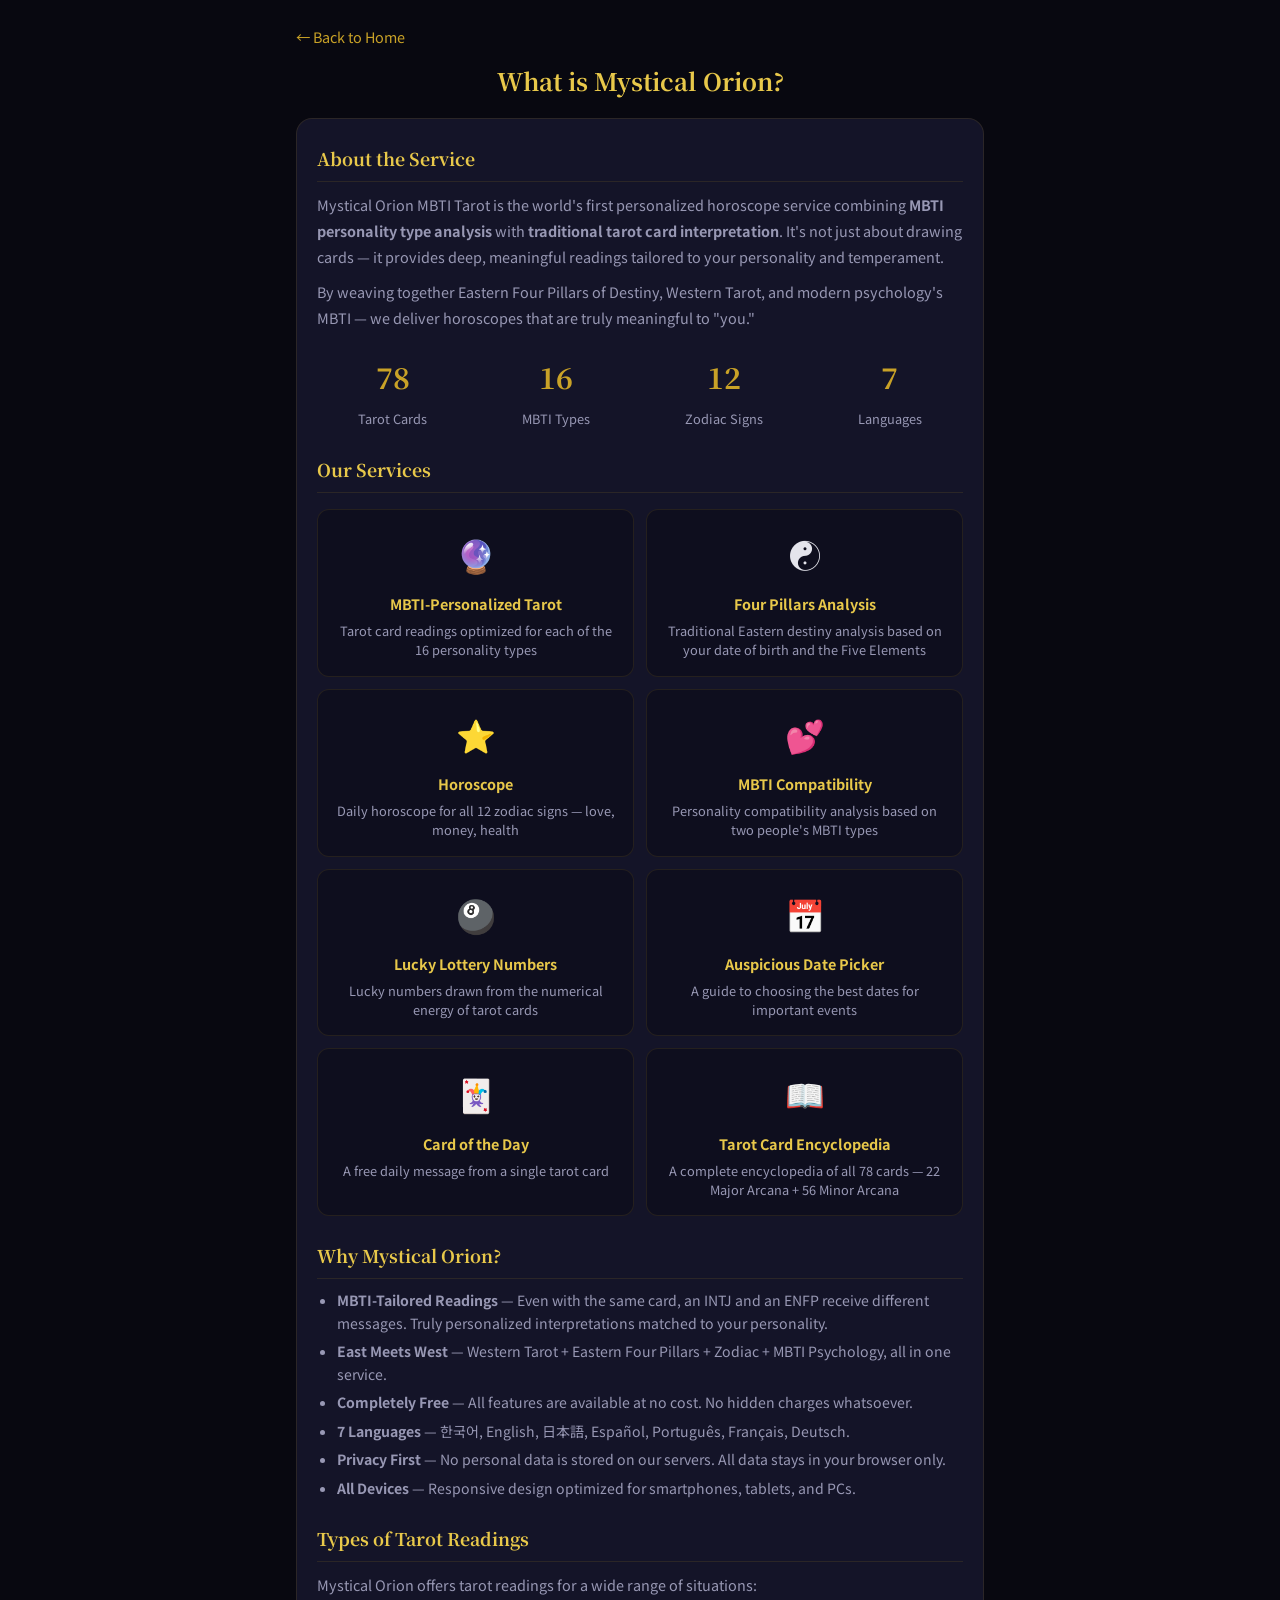
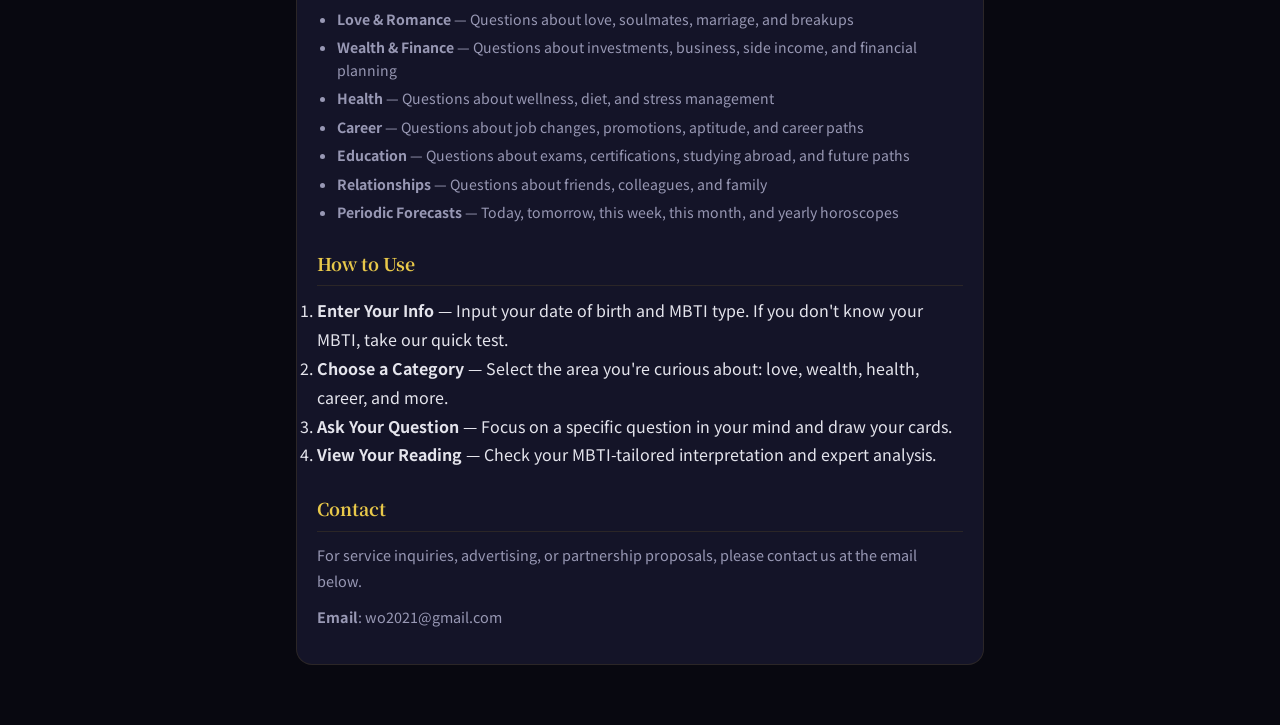
<file: about.html>
<!DOCTYPE html>
<html lang="ko">
<head>
    <meta charset="UTF-8">
    <meta name="viewport" content="width=device-width, initial-scale=1.0">
    <meta name="theme-color" content="#0a0a1a">
    <title>서비스 소개 - Mystical Orion이란? | MBTI 타로 운세</title>
    <meta name="description" content="Mystical Orion MBTI 타로 서비스 소개. MBTI 성격 유형과 타로를 결합한 세계 최초의 맞춤형 운세 서비스. 사주팔자, 별자리, 궁합, 로또번호까지 7개 언어 무료 제공.">
    <meta name="robots" content="index, follow">
    <link rel="canonical" href="https://mbtitarot.com/about.html">
    <link rel="alternate" hreflang="ko" href="https://mbtitarot.com/about.html?lang=ko">
    <link rel="alternate" hreflang="en" href="https://mbtitarot.com/about.html?lang=en">
    <link rel="alternate" hreflang="ja" href="https://mbtitarot.com/about.html?lang=ja">
    <link rel="alternate" hreflang="es" href="https://mbtitarot.com/about.html?lang=es">
    <link rel="alternate" hreflang="pt" href="https://mbtitarot.com/about.html?lang=pt">
    <link rel="alternate" hreflang="fr" href="https://mbtitarot.com/about.html?lang=fr">
    <link rel="alternate" hreflang="de" href="https://mbtitarot.com/about.html?lang=de">
    <link rel="alternate" hreflang="x-default" href="https://mbtitarot.com/about.html">
    <link rel="stylesheet" href="css/style.css">
    <style>
        body { background: var(--bg-primary); min-height: 100vh; }
        .static-page { max-width: 720px; margin: 0 auto; padding: 24px 16px 60px; }
        .static-page .back-home { display: inline-block; color: var(--gold); text-decoration: none; margin-bottom: 16px; font-size: 0.9rem; }
        .static-page .back-home:hover { color: var(--gold-light); }
        .static-page h1 { color: var(--gold-light); font-family: var(--font-serif); font-size: 1.5rem; margin-bottom: 20px; text-align: center; }
        .feature-grid { display: grid; grid-template-columns: 1fr 1fr; gap: 12px; margin: 16px 0; }
        .feature-box { background: var(--bg-secondary); border: 1px solid var(--border-subtle); border-radius: 12px; padding: 16px; text-align: center; }
        .feature-box .feat-icon { font-size: 2rem; margin-bottom: 8px; }
        .feature-box .feat-title { color: var(--gold-light); font-size: 0.9rem; font-weight: bold; margin-bottom: 4px; }
        .feature-box .feat-desc { color: var(--text-secondary); font-size: 0.8rem; line-height: 1.5; }
        .stat-row { display: flex; justify-content: space-around; margin: 20px 0; flex-wrap: wrap; gap: 12px; }
        .stat-item { text-align: center; }
        .stat-num { color: var(--gold); font-size: 1.8rem; font-weight: bold; font-family: var(--font-serif); }
        .stat-label { color: var(--text-secondary); font-size: 0.8rem; margin-top: 4px; }
        @media (max-width: 400px) { .feature-grid { grid-template-columns: 1fr; } }
    </style>
    <script type="application/ld+json">
    {
      "@context": "https://schema.org",
      "@type": "WebSite",
      "name": "Mystical Orion MBTI 타로",
      "url": "https://mbtitarot.com",
      "description": "MBTI 성격 유형과 타로를 결합한 맞춤형 운세 서비스. 사주팔자, 별자리, 궁합, 로또번호까지 7개 언어 무료 제공.",
      "inLanguage": ["ko","en","ja","es","pt","fr","de"],
      "publisher": {
        "@type": "Organization",
        "name": "Mystical Orion",
        "url": "https://mbtitarot.com",
        "contactPoint": {"@type": "ContactPoint", "email": "wo2021@gmail.com", "contactType": "customer service"}
      },
      "potentialAction": {
        "@type": "SearchAction",
        "target": "https://mbtitarot.com/?q={search_term_string}",
        "query-input": "required name=search_term_string"
      }
    }
    </script>
    <script src="js/pages-i18n-about.js"></script>
    <script>var PAGE_I18N = typeof ABOUT_I18N !== 'undefined' ? ABOUT_I18N : {};</script>
    <script src="js/static-i18n.js"></script>
</head>
<body>
<div class="static-page">
    <a href="/" class="back-home"><span data-si18n="back_home">← 홈으로 돌아가기</span></a>
    <h1>Mystical Orion이란?</h1>
    <article class="content-article">
        <h3>서비스 소개</h3>
        <p>Mystical Orion MBTI 타로는 <strong>MBTI 성격 유형 분석</strong>과 <strong>전통 타로 카드 해석</strong>을 결합한 세계 최초의 맞춤형 운세 서비스입니다. 단순히 카드를 뽑는 것이 아니라, 당신의 성격과 기질에 맞춘 깊이 있는 해석을 제공합니다.</p>

        <p>동양의 사주팔자와 서양의 타로, 현대 심리학의 MBTI를 하나로 엮어 — 진정으로 "나"에게 의미 있는 운세를 전달합니다.</p>

        <div class="stat-row">
            <div class="stat-item">
                <div class="stat-num">78</div>
                <div class="stat-label">타로 카드</div>
            </div>
            <div class="stat-item">
                <div class="stat-num">16</div>
                <div class="stat-label">MBTI 유형</div>
            </div>
            <div class="stat-item">
                <div class="stat-num">12</div>
                <div class="stat-label">별자리</div>
            </div>
            <div class="stat-item">
                <div class="stat-num">7</div>
                <div class="stat-label">지원 언어</div>
            </div>
        </div>

        <h3>제공 서비스</h3>
        <div class="feature-grid">
            <div class="feature-box">
                <div class="feat-icon">🔮</div>
                <div class="feat-title">MBTI 맞춤 타로</div>
                <div class="feat-desc">16가지 성격 유형에 최적화된 개인 맞춤 타로 카드 해석</div>
            </div>
            <div class="feature-box">
                <div class="feat-icon">☯</div>
                <div class="feat-title">사주팔자 분석</div>
                <div class="feat-desc">생년월일 기반 동양 전통 사주팔자 및 오행 분석</div>
            </div>
            <div class="feature-box">
                <div class="feat-icon">⭐</div>
                <div class="feat-title">별자리 운세</div>
                <div class="feat-desc">12별자리별 오늘의 운세, 연애운, 금전운, 건강운</div>
            </div>
            <div class="feature-box">
                <div class="feat-icon">💕</div>
                <div class="feat-title">MBTI 궁합</div>
                <div class="feat-desc">두 사람의 MBTI 유형으로 보는 성격 궁합 분석</div>
            </div>
            <div class="feature-box">
                <div class="feat-icon">🎱</div>
                <div class="feat-title">로또번호 운세</div>
                <div class="feat-desc">타로 카드의 숫자 에너지로 뽑는 행운의 번호</div>
            </div>
            <div class="feature-box">
                <div class="feat-icon">📅</div>
                <div class="feat-title">길일 택일</div>
                <div class="feat-desc">중요한 일정을 위한 좋은 날짜 선택 가이드</div>
            </div>
            <div class="feature-box">
                <div class="feat-icon">🃏</div>
                <div class="feat-title">오늘의 카드</div>
                <div class="feat-desc">매일 무료로 한 장의 카드가 전하는 오늘의 메시지</div>
            </div>
            <div class="feature-box">
                <div class="feat-icon">📖</div>
                <div class="feat-title">타로 카드 도감</div>
                <div class="feat-desc">메이저 22장 + 마이너 56장, 총 78장 카드 백과사전</div>
            </div>
        </div>

        <h3>왜 Mystical Orion인가?</h3>
        <ul>
            <li><strong>MBTI 맞춤 해석</strong> — 같은 카드라도 INTJ와 ENFP는 다른 메시지를 받습니다. 당신의 성격에 맞춘 진정한 개인화 해석.</li>
            <li><strong>동서양 통합</strong> — 서양 타로 + 동양 사주팔자 + 별자리 + MBTI 심리학을 하나의 서비스에서.</li>
            <li><strong>완전 무료</strong> — 모든 기능을 비용 없이 이용 가능합니다. 숨겨진 결제도 없습니다.</li>
            <li><strong>7개 언어 지원</strong> — 한국어, English, 日本語, Español, Português, Français, Deutsch.</li>
            <li><strong>개인정보 보호</strong> — 서버에 어떤 개인정보도 저장하지 않습니다. 모든 데이터는 브라우저에만 저장.</li>
            <li><strong>모든 기기 지원</strong> — 스마트폰, 태블릿, PC에서 최적화된 반응형 디자인.</li>
        </ul>

        <h3>타로 점사의 종류</h3>
        <p>Mystical Orion에서는 다양한 상황에 맞는 타로 점사를 제공합니다:</p>
        <ul>
            <li><strong>연애 운세</strong> — 사랑, 인연, 결혼, 이별에 관한 질문</li>
            <li><strong>재물 운세</strong> — 투자, 사업, 부업, 재테크에 관한 질문</li>
            <li><strong>건강 운세</strong> — 건강 관리, 다이어트, 스트레스에 관한 질문</li>
            <li><strong>직업 운세</strong> — 이직, 승진, 적성, 커리어에 관한 질문</li>
            <li><strong>학업 운세</strong> — 시험, 자격증, 유학, 진로에 관한 질문</li>
            <li><strong>대인관계</strong> — 친구, 직장 동료, 가족 관계에 관한 질문</li>
            <li><strong>기간별 운세</strong> — 오늘, 내일, 이번 주, 이번 달, 올해 운세</li>
        </ul>

        <h3>이용 방법</h3>
        <ol>
            <li><strong>정보 입력</strong> — 생년월일과 MBTI 유형을 입력합니다. MBTI를 모르면 간이 검사 가능.</li>
            <li><strong>카테고리 선택</strong> — 연애, 재물, 건강, 직업 등 궁금한 분야를 선택합니다.</li>
            <li><strong>질문하기</strong> — 구체적인 질문을 마음에 품고 카드를 뽑습니다.</li>
            <li><strong>해석 확인</strong> — MBTI 유형에 맞춘 맞춤 해석과 전문가 분석을 확인합니다.</li>
        </ol>

        <h3>문의</h3>
        <p>서비스 관련 문의, 광고 및 제휴 문의는 아래 이메일로 연락해주시기 바랍니다.</p>
        <p><strong>이메일</strong>: wo2021@gmail.com</p>

        <p style="text-align:center;margin-top:24px"><a href="/" style="color:var(--gold);font-weight:bold;font-size:1.1rem"><span data-si18n="cta_fortune">지금 무료로 운세 보러 가기 →</span></a></p>
    </article>

    <!-- 광고 -->
    <div class="coupang-ko-only" style="text-align:center;margin:20px 0;display:none">
        <p style="color:#ffd700;font-size:0.8rem;margin:0 0 4px">🛒 광고 클릭 시 <strong style="color:#ff6b6b">+50P</strong> 적립</p>
        <iframe src="https://ads-partners.coupang.com/widgets.html?id=978458&template=carousel&trackingCode=AF1130043&subId=&width=320&height=100&tsource=" width="320" height="100" frameborder="0" scrolling="no" referrerpolicy="unsafe-url" browsingtopics style="max-width:100%"></iframe>
    </div>
    <div class="amazon-ja-only" style="text-align:center;margin:20px 0;display:none">
        <a href="https://www.amazon.co.jp/s?k=%E3%82%BF%E3%83%AD%E3%83%83%E3%83%88+%E5%8D%A0%E3%81%84+%E6%9C%AC&tag=horse777-22" target="_blank" rel="noopener" style="display:flex;align-items:center;justify-content:center;gap:10px;padding:14px 16px;background:linear-gradient(135deg,#232f3e,#37475a);border:1px solid #f90;border-radius:12px;text-decoration:none;max-width:480px;margin:0 auto">
            <span style="font-size:1.5rem">🔮</span>
            <span style="color:#fff;font-size:0.85rem;font-weight:600">Amazonでタロット占い本を見る →</span>
        </a>
    </div>
</div>
</body>
</html>
</file>
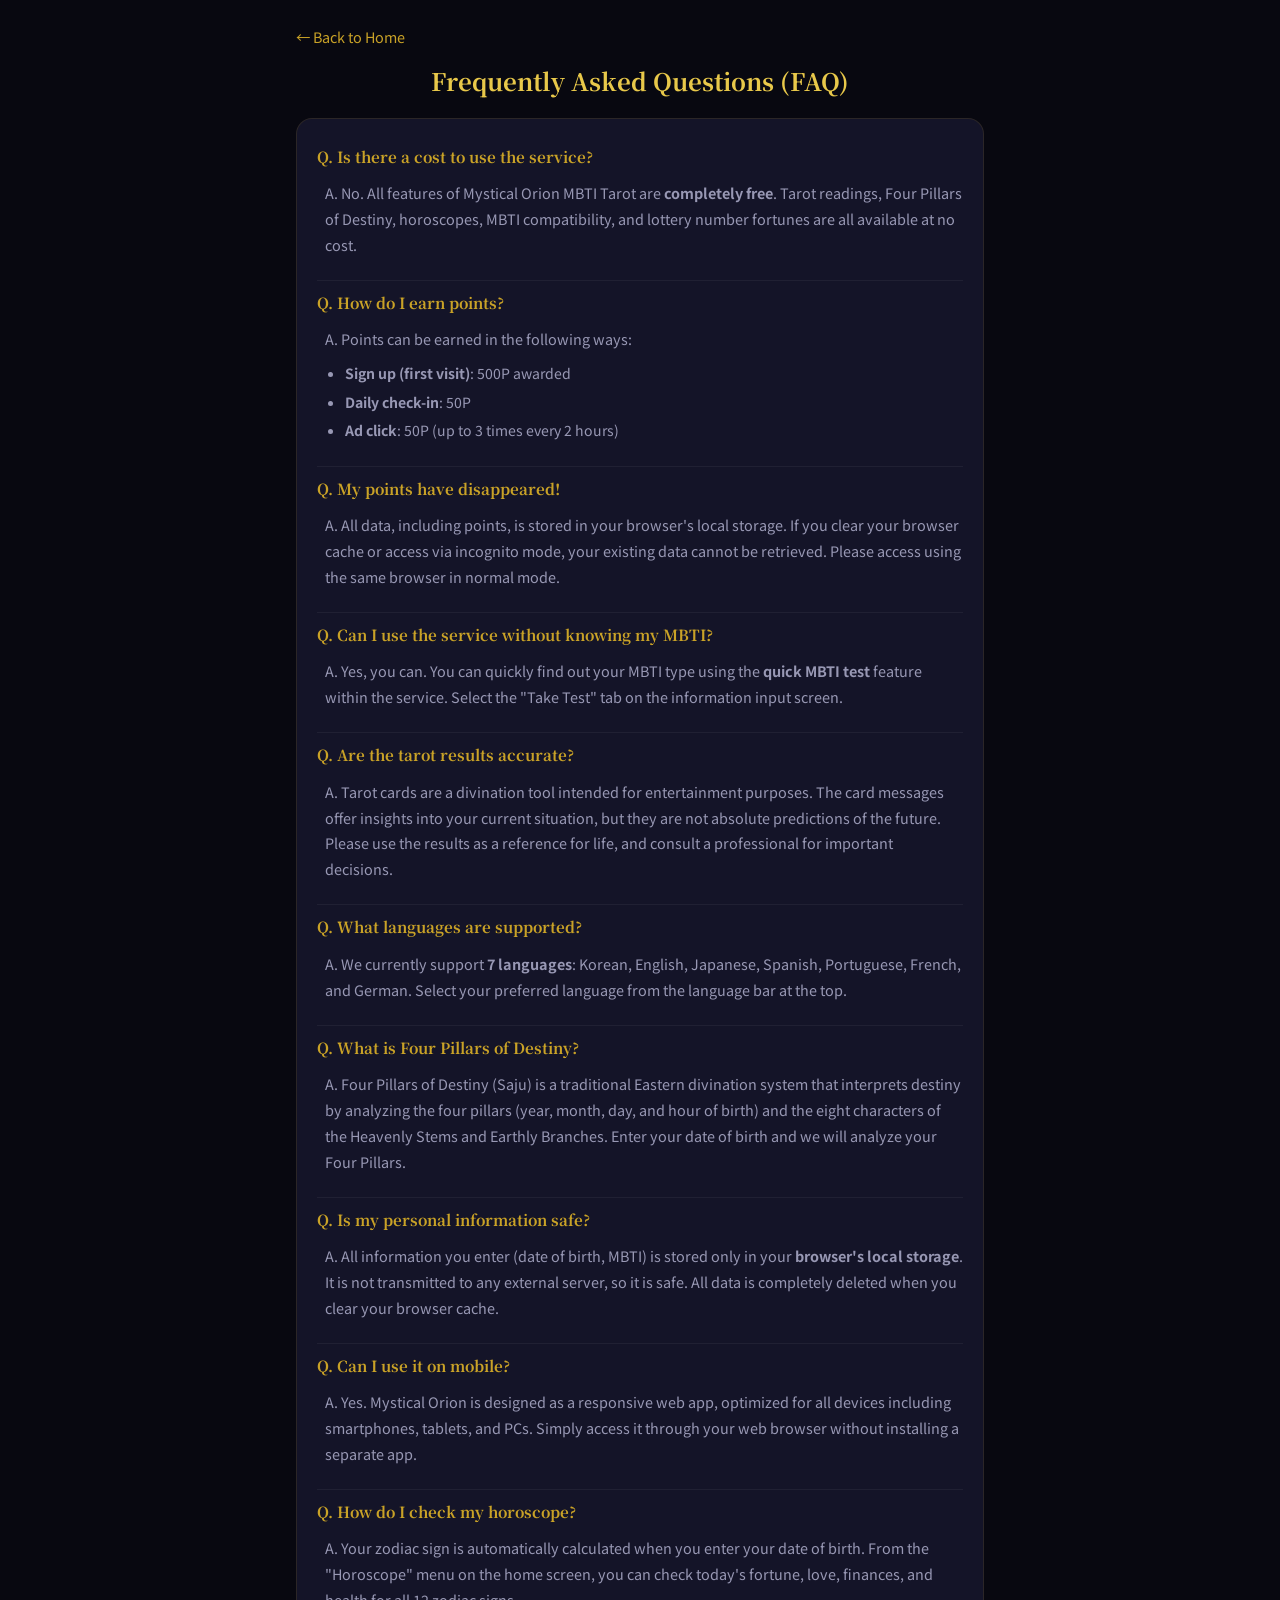
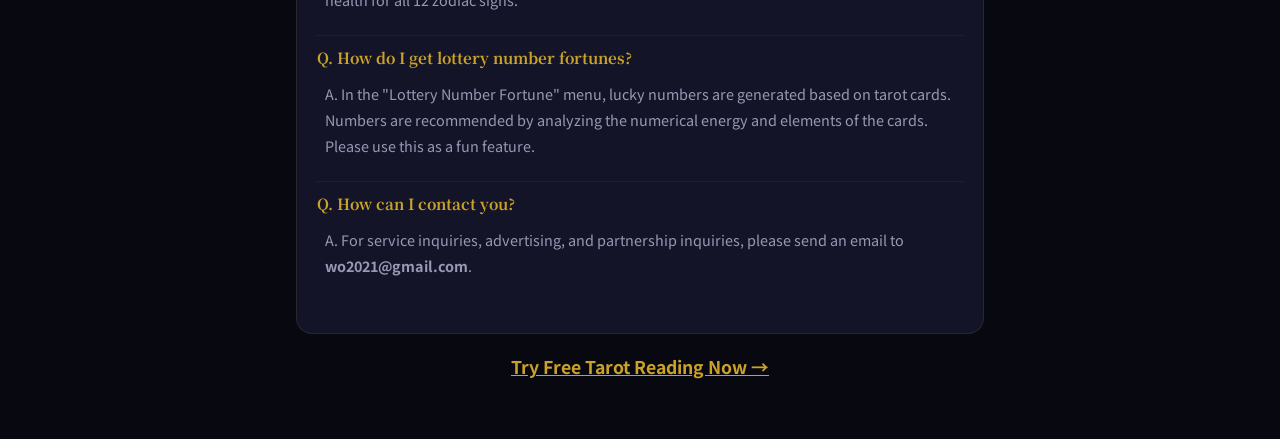
<file: faq.html>
<!DOCTYPE html>
<html lang="ko">
<head>
    <meta charset="UTF-8">
    <meta name="viewport" content="width=device-width, initial-scale=1.0">
    <meta name="theme-color" content="#0a0a1a">
    <title>자주 묻는 질문 (FAQ) | Mystical Orion MBTI 타로</title>
    <meta name="description" content="Mystical Orion MBTI 타로 자주 묻는 질문. 무료 이용, 포인트 적립, MBTI 검사, 타로 정확도, 사주팔자, 다국어 지원, 개인정보 안전 등 FAQ.">
    <meta name="robots" content="index, follow">
    <link rel="canonical" href="https://mbtitarot.com/faq.html">
    <link rel="alternate" hreflang="ko" href="https://mbtitarot.com/faq.html?lang=ko">
    <link rel="alternate" hreflang="en" href="https://mbtitarot.com/faq.html?lang=en">
    <link rel="alternate" hreflang="ja" href="https://mbtitarot.com/faq.html?lang=ja">
    <link rel="alternate" hreflang="es" href="https://mbtitarot.com/faq.html?lang=es">
    <link rel="alternate" hreflang="pt" href="https://mbtitarot.com/faq.html?lang=pt">
    <link rel="alternate" hreflang="fr" href="https://mbtitarot.com/faq.html?lang=fr">
    <link rel="alternate" hreflang="de" href="https://mbtitarot.com/faq.html?lang=de">
    <link rel="alternate" hreflang="x-default" href="https://mbtitarot.com/faq.html">
    <link rel="stylesheet" href="css/style.css">
    <style>
        body { background: var(--bg-primary); min-height: 100vh; }
        .static-page { max-width: 720px; margin: 0 auto; padding: 24px 16px 60px; }
        .static-page .back-home { display: inline-block; color: var(--gold); text-decoration: none; margin-bottom: 16px; font-size: 0.9rem; }
        .static-page .back-home:hover { color: var(--gold-light); }
        .static-page h1 { color: var(--gold-light); font-family: var(--font-serif); font-size: 1.5rem; margin-bottom: 20px; text-align: center; }
    </style>
    <script type="application/ld+json">
    {
      "@context": "https://schema.org",
      "@type": "FAQPage",
      "mainEntity": [
        {"@type": "Question", "name": "서비스 이용 비용이 있나요?", "acceptedAnswer": {"@type": "Answer", "text": "아닙니다. Mystical Orion MBTI 타로의 모든 기능은 완전 무료입니다. 타로 점사, 사주팔자, 별자리 운세, MBTI 궁합, 로또번호 운세 모두 비용 없이 이용 가능합니다."}},
        {"@type": "Question", "name": "포인트는 어떻게 적립하나요?", "acceptedAnswer": {"@type": "Answer", "text": "회원가입(첫 접속) 500P, 일일 출석 체크 50P, 광고 클릭 50P(2시간마다 최대 3회)로 적립됩니다."}},
        {"@type": "Question", "name": "MBTI를 모르는데 이용 가능한가요?", "acceptedAnswer": {"@type": "Answer", "text": "네, 가능합니다. 서비스 내 간이 MBTI 검사 기능을 통해 간단히 MBTI 유형을 확인할 수 있습니다."}},
        {"@type": "Question", "name": "타로 결과가 정확한가요?", "acceptedAnswer": {"@type": "Answer", "text": "타로 카드는 엔터테인먼트 목적의 점술 도구입니다. 카드의 메시지는 현재 상황에 대한 통찰을 제공하지만, 절대적인 미래 예측은 아닙니다."}},
        {"@type": "Question", "name": "어떤 언어를 지원하나요?", "acceptedAnswer": {"@type": "Answer", "text": "현재 7개 언어를 지원합니다: 한국어, English, 日本語, Español, Português, Français, Deutsch."}},
        {"@type": "Question", "name": "사주팔자란 무엇인가요?", "acceptedAnswer": {"@type": "Answer", "text": "사주팔자는 동양의 전통 점술로, 태어난 년·월·일·시의 4개 기둥과 각각의 천간·지지 8글자를 분석하여 운명을 해석하는 방법입니다."}},
        {"@type": "Question", "name": "개인정보는 안전한가요?", "acceptedAnswer": {"@type": "Answer", "text": "입력하신 모든 정보는 오직 브라우저 로컬 저장소에만 저장됩니다. 외부 서버로 전송되지 않으므로 안전합니다."}},
        {"@type": "Question", "name": "모바일에서도 이용 가능한가요?", "acceptedAnswer": {"@type": "Answer", "text": "네. Mystical Orion은 반응형 웹앱으로 설계되어 스마트폰, 태블릿, PC 등 모든 기기에서 최적화된 환경으로 이용 가능합니다."}},
        {"@type": "Question", "name": "별자리 운세는 어떻게 보나요?", "acceptedAnswer": {"@type": "Answer", "text": "생년월일을 입력하면 자동으로 별자리가 계산됩니다. 홈 화면의 별자리 운세 메뉴에서 12별자리별 오늘의 운세를 확인할 수 있습니다."}},
        {"@type": "Question", "name": "로또번호 운세는 어떻게 뽑나요?", "acceptedAnswer": {"@type": "Answer", "text": "로또번호 운세 메뉴에서 타로 카드 기반으로 행운의 번호를 생성합니다. 카드의 숫자적 에너지와 원소를 분석하여 번호를 추천합니다."}},
        {"@type": "Question", "name": "문의사항이 있으면 어떻게 하나요?", "acceptedAnswer": {"@type": "Answer", "text": "서비스 관련 문의, 광고 및 제휴 문의는 wo2021@gmail.com으로 이메일을 보내주시면 됩니다."}}
      ]
    }
    </script>
    <script src="js/pages-i18n-faq.js"></script>
    <script>var PAGE_I18N = typeof FAQ_I18N !== 'undefined' ? FAQ_I18N : {};</script>
    <script src="js/static-i18n.js"></script>
</head>
<body>
<div class="static-page">
    <a href="/" class="back-home"><span data-si18n="back_home">← 홈으로 돌아가기</span></a>
    <h1>자주 묻는 질문 (FAQ)</h1>
    <article class="content-article">
        <div class="faq-item">
            <h3>Q. 서비스 이용 비용이 있나요?</h3>
            <p>A. 아닙니다. Mystical Orion MBTI 타로의 모든 기능은 <strong>완전 무료</strong>입니다. 타로 점사, 사주팔자, 별자리 운세, MBTI 궁합, 로또번호 운세 모두 비용 없이 이용 가능합니다.</p>
        </div>

        <div class="faq-item">
            <h3>Q. 포인트는 어떻게 적립하나요?</h3>
            <p>A. 포인트는 다음 방법으로 적립됩니다:</p>
            <ul>
                <li><strong>회원가입(첫 접속)</strong>: 500P 지급</li>
                <li><strong>일일 출석 체크</strong>: 50P</li>
                <li><strong>광고 클릭</strong>: 50P (2시간마다 최대 3회)</li>
            </ul>
        </div>

        <div class="faq-item">
            <h3>Q. 포인트가 사라졌어요!</h3>
            <p>A. 포인트를 포함한 모든 데이터는 브라우저의 로컬 저장소에 저장됩니다. 브라우저 캐시를 삭제하거나, 시크릿 모드로 접속하면 기존 데이터에 접근할 수 없습니다. 같은 브라우저에서 일반 모드로 접속해주세요.</p>
        </div>

        <div class="faq-item">
            <h3>Q. MBTI를 모르는데 이용 가능한가요?</h3>
            <p>A. 네, 가능합니다. 서비스 내 <strong>간이 MBTI 검사</strong> 기능을 통해 간단히 MBTI 유형을 확인할 수 있습니다. 정보 입력 화면에서 "검사하기" 탭을 선택하세요.</p>
        </div>

        <div class="faq-item">
            <h3>Q. 타로 결과가 정확한가요?</h3>
            <p>A. 타로 카드는 엔터테인먼트 목적의 점술 도구입니다. 카드의 메시지는 현재 상황에 대한 통찰을 제공하지만, 절대적인 미래 예측은 아닙니다. 결과는 삶의 참고 자료로 활용하시되, 중요한 결정은 전문가와 상의하시기 바랍니다.</p>
        </div>

        <div class="faq-item">
            <h3>Q. 어떤 언어를 지원하나요?</h3>
            <p>A. 현재 <strong>7개 언어</strong>를 지원합니다: 한국어, English, 日本語, Español, Português, Français, Deutsch. 상단 언어 바에서 원하는 언어를 선택하세요.</p>
        </div>

        <div class="faq-item">
            <h3>Q. 사주팔자란 무엇인가요?</h3>
            <p>A. 사주팔자(四柱八字)는 동양의 전통 점술로, 태어난 년·월·일·시의 4개 기둥(四柱)과 각각의 천간·지지 8글자(八字)를 분석하여 운명을 해석하는 방법입니다. 생년월일을 입력하면 당신의 사주를 분석해드립니다.</p>
        </div>

        <div class="faq-item">
            <h3>Q. 개인정보는 안전한가요?</h3>
            <p>A. 입력하신 모든 정보(생년월일, MBTI)는 오직 <strong>브라우저 로컬 저장소</strong>에만 저장됩니다. 외부 서버로 전송되지 않으므로 안전합니다. 브라우저 캐시 삭제 시 모든 데이터가 완전히 삭제됩니다.</p>
        </div>

        <div class="faq-item">
            <h3>Q. 모바일에서도 이용 가능한가요?</h3>
            <p>A. 네. Mystical Orion은 반응형 웹앱으로 설계되어 스마트폰, 태블릿, PC 등 모든 기기에서 최적화된 환경으로 이용 가능합니다. 별도의 앱 설치 없이 웹 브라우저로 접속하세요.</p>
        </div>

        <div class="faq-item">
            <h3>Q. 별자리 운세는 어떻게 보나요?</h3>
            <p>A. 생년월일을 입력하면 자동으로 별자리가 계산됩니다. 홈 화면의 "별자리 운세" 메뉴에서 12별자리별 오늘의 운세, 연애운, 금전운, 건강운을 확인할 수 있습니다.</p>
        </div>

        <div class="faq-item">
            <h3>Q. 로또번호 운세는 어떻게 뽑나요?</h3>
            <p>A. "로또번호 운세" 메뉴에서 타로 카드 기반으로 행운의 번호를 생성합니다. 카드의 숫자적 에너지와 원소를 분석하여 번호를 추천하며, 재미 요소로 활용하세요.</p>
        </div>

        <div class="faq-item">
            <h3>Q. 문의사항이 있으면 어떻게 하나요?</h3>
            <p>A. 서비스 관련 문의, 광고 및 제휴 문의는 <strong>wo2021@gmail.com</strong>으로 이메일을 보내주시면 됩니다.</p>
        </div>
    </article>
    <p style="text-align:center;margin-top:20px"><a href="/" style="color:var(--gold);font-weight:bold;font-size:1.1rem"><span data-si18n="cta_tarot">무료 타로 점사 보러 가기 →</span></a></p>
    <div class="coupang-ko-only" style="text-align:center;margin:20px 0;display:none">
        <p style="color:#ffd700;font-size:0.8rem;margin:0 0 4px">🛒 광고 클릭 시 <strong style="color:#ff6b6b">+50P</strong> 적립</p>
        <iframe src="https://ads-partners.coupang.com/widgets.html?id=978458&template=carousel&trackingCode=AF1130043&subId=&width=320&height=100&tsource=" width="320" height="100" frameborder="0" scrolling="no" referrerpolicy="unsafe-url" browsingtopics style="max-width:100%"></iframe>
    </div>
    <div class="amazon-ja-only" style="text-align:center;margin:20px 0;display:none">
        <a href="https://www.amazon.co.jp/s?k=%E3%82%BF%E3%83%AD%E3%83%83%E3%83%88+%E5%8D%A0%E3%81%84&tag=horse777-22" target="_blank" rel="noopener" style="display:flex;align-items:center;justify-content:center;gap:10px;padding:14px 16px;background:linear-gradient(135deg,#232f3e,#37475a);border:1px solid #f90;border-radius:12px;text-decoration:none;max-width:480px;margin:0 auto">
            <span style="font-size:1.5rem">🔮</span>
            <span style="color:#fff;font-size:0.85rem;font-weight:600">Amazonでタロット占い本を見る →</span>
        </a>
    </div>
</div>
</body>
</html>
</file>
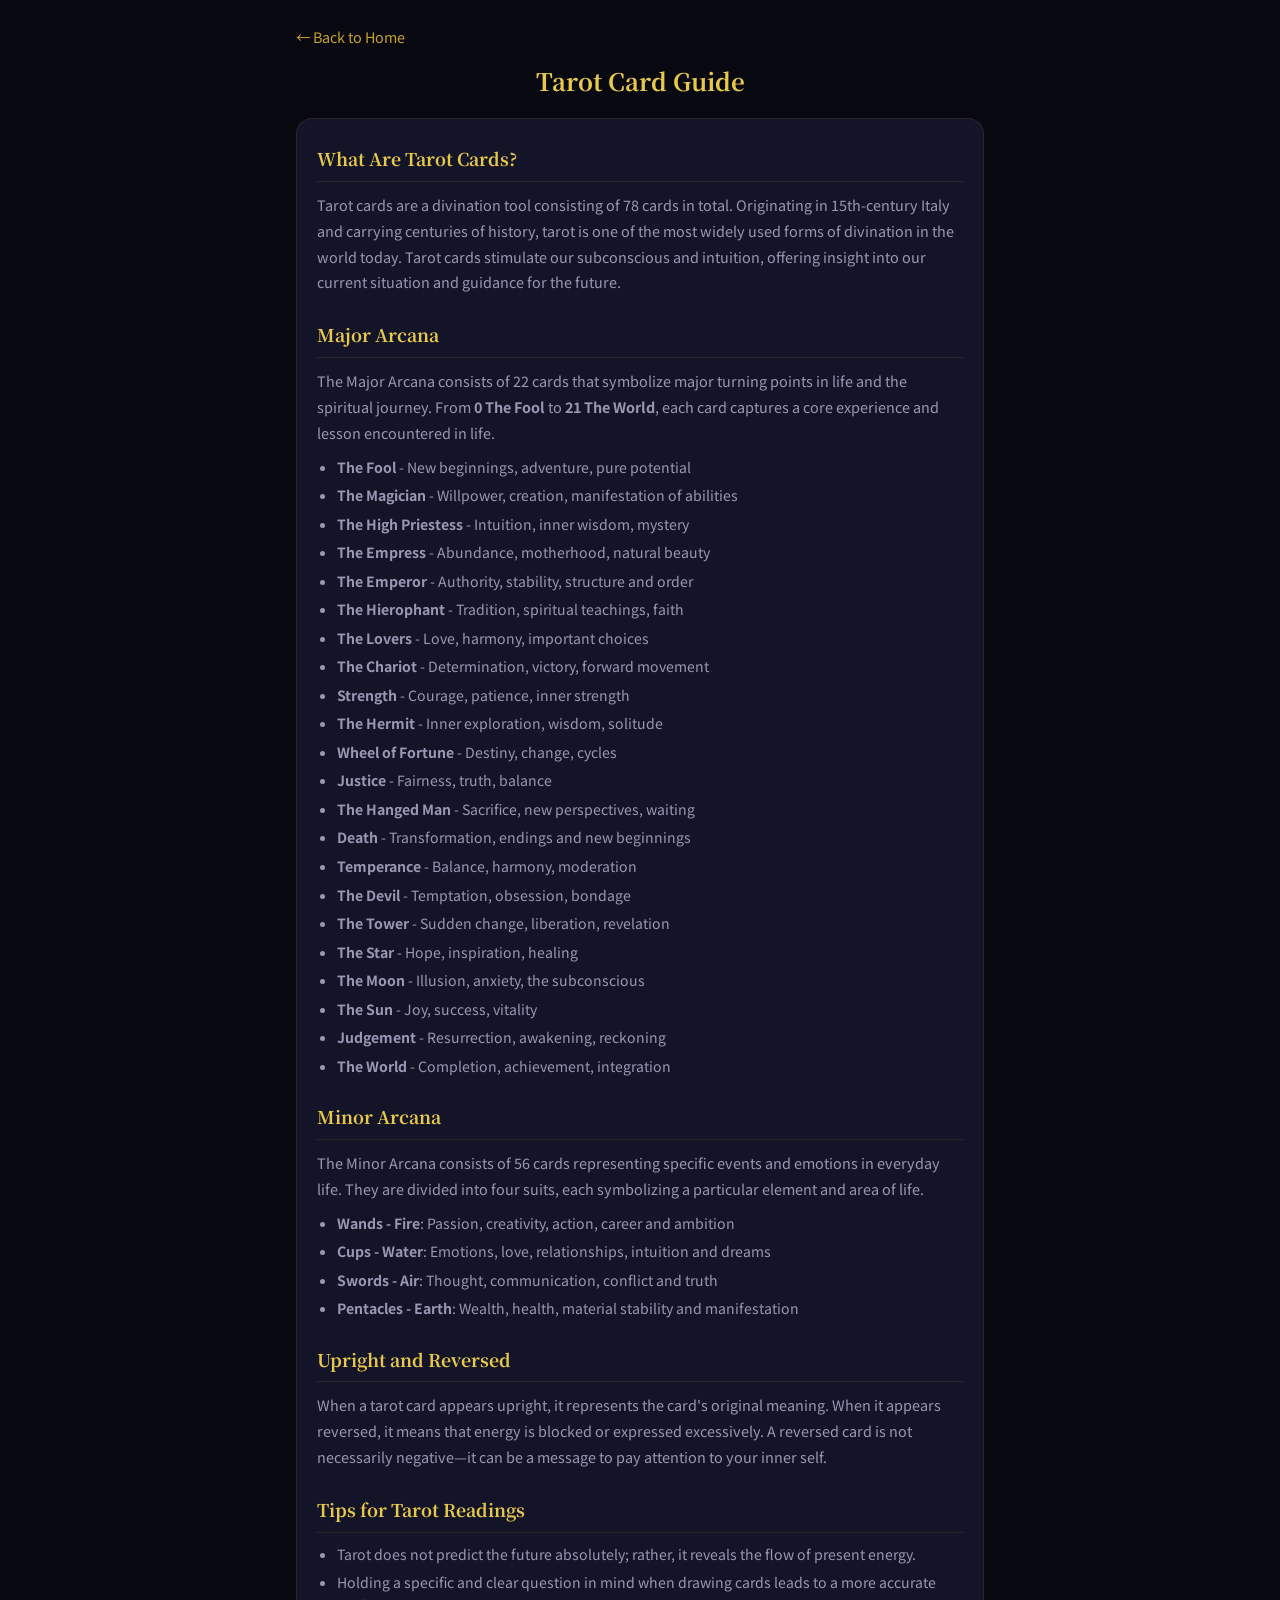
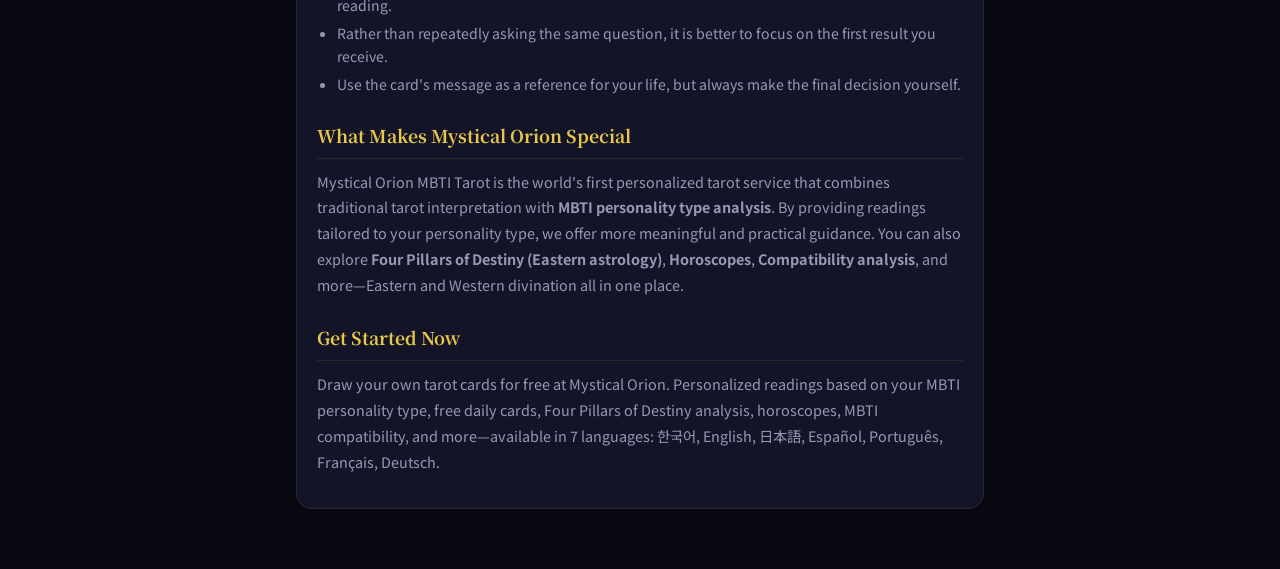
<file: guide.html>
<!DOCTYPE html>
<html lang="ko">
<head>
    <meta charset="UTF-8">
    <meta name="viewport" content="width=device-width, initial-scale=1.0">
    <meta name="theme-color" content="#0a0a1a">
    <title>타로 카드 가이드 | Mystical Orion MBTI 타로</title>
    <meta name="description" content="타로 카드란? 78장 메이저·마이너 아르카나 소개, 정방향·역방향 해석법, 타로 운세 보는 방법 안내. Mystical Orion MBTI 타로 가이드.">
    <meta name="robots" content="index, follow">
    <link rel="canonical" href="https://mbtitarot.com/guide.html">
    <link rel="alternate" hreflang="ko" href="https://mbtitarot.com/guide.html?lang=ko">
    <link rel="alternate" hreflang="en" href="https://mbtitarot.com/guide.html?lang=en">
    <link rel="alternate" hreflang="ja" href="https://mbtitarot.com/guide.html?lang=ja">
    <link rel="alternate" hreflang="es" href="https://mbtitarot.com/guide.html?lang=es">
    <link rel="alternate" hreflang="pt" href="https://mbtitarot.com/guide.html?lang=pt">
    <link rel="alternate" hreflang="fr" href="https://mbtitarot.com/guide.html?lang=fr">
    <link rel="alternate" hreflang="de" href="https://mbtitarot.com/guide.html?lang=de">
    <link rel="alternate" hreflang="x-default" href="https://mbtitarot.com/guide.html">
    <link rel="stylesheet" href="css/style.css">
    <style>
        body { background: var(--bg-primary); min-height: 100vh; }
        .static-page { max-width: 720px; margin: 0 auto; padding: 24px 16px 60px; }
        .static-page .back-home { display: inline-block; color: var(--gold); text-decoration: none; margin-bottom: 16px; font-size: 0.9rem; }
        .static-page .back-home:hover { color: var(--gold-light); }
        .static-page h1 { color: var(--gold-light); font-family: var(--font-serif); font-size: 1.5rem; margin-bottom: 20px; text-align: center; }
    </style>
    <script type="application/ld+json">
    {
      "@context": "https://schema.org",
      "@type": "Article",
      "headline": "타로 카드 가이드 - 78장 메이저·마이너 아르카나 해석법",
      "description": "타로 카드란? 78장 메이저·마이너 아르카나 소개, 정방향·역방향 해석법, 타로 운세 보는 방법 안내.",
      "author": {"@type": "Organization", "name": "Mystical Orion"},
      "publisher": {"@type": "Organization", "name": "Mystical Orion", "url": "https://mbtitarot.com"},
      "url": "https://mbtitarot.com/guide.html",
      "inLanguage": "ko",
      "datePublished": "2026-04-06",
      "dateModified": "2026-04-21"
    }
    </script>
    <script src="js/pages-i18n-guide.js"></script>
    <script>var PAGE_I18N = typeof GUIDE_I18N !== 'undefined' ? GUIDE_I18N : {};</script>
    <script src="js/static-i18n.js"></script>
</head>
<body>
<div class="static-page">
    <a href="/" class="back-home"><span data-si18n="back_home">← 홈으로 돌아가기</span></a>
    <h1>타로 카드 가이드</h1>
    <article class="content-article">
        <h3>타로 카드란?</h3>
        <p>타로 카드는 총 78장으로 구성된 점술 도구입니다. 15세기 이탈리아에서 시작되어 수백 년의 역사를 지닌 타로는 오늘날 전 세계적으로 가장 널리 사용되는 점술 방식 중 하나입니다. 타로 카드는 우리의 무의식과 직관을 자극하여 현재 상황에 대한 통찰과 미래에 대한 가이드를 제공합니다.</p>

        <h3>메이저 아르카나 (Major Arcana)</h3>
        <p>메이저 아르카나는 22장의 카드로 구성되며, 인생의 중요한 전환점과 영적 여정을 상징합니다. <strong>0번 바보(The Fool)</strong>부터 <strong>21번 세계(The World)</strong>까지, 각 카드는 인생에서 겪는 핵심적인 경험과 교훈을 담고 있습니다.</p>
        <ul>
            <li><strong>바보 (The Fool)</strong> - 새로운 시작, 모험, 순수한 가능성</li>
            <li><strong>마법사 (The Magician)</strong> - 의지력, 창조, 능력의 발현</li>
            <li><strong>여사제 (The High Priestess)</strong> - 직관, 내면의 지혜, 신비</li>
            <li><strong>여황제 (The Empress)</strong> - 풍요, 모성, 자연의 아름다움</li>
            <li><strong>황제 (The Emperor)</strong> - 권위, 안정, 구조와 질서</li>
            <li><strong>교황 (The Hierophant)</strong> - 전통, 영적 가르침, 신앙</li>
            <li><strong>연인 (The Lovers)</strong> - 사랑, 조화, 중요한 선택</li>
            <li><strong>전차 (The Chariot)</strong> - 결단력, 승리, 전진</li>
            <li><strong>힘 (Strength)</strong> - 용기, 인내, 내면의 힘</li>
            <li><strong>은둔자 (The Hermit)</strong> - 내면 탐구, 지혜, 고독</li>
            <li><strong>운명의 수레바퀴 (Wheel of Fortune)</strong> - 운명, 변화, 순환</li>
            <li><strong>정의 (Justice)</strong> - 공정, 진실, 균형</li>
            <li><strong>매달린 사람 (The Hanged Man)</strong> - 희생, 새로운 관점, 기다림</li>
            <li><strong>죽음 (Death)</strong> - 변환, 끝과 새로운 시작</li>
            <li><strong>절제 (Temperance)</strong> - 균형, 조화, 절도</li>
            <li><strong>악마 (The Devil)</strong> - 유혹, 집착, 속박</li>
            <li><strong>탑 (The Tower)</strong> - 갑작스러운 변화, 해방, 깨달음</li>
            <li><strong>별 (The Star)</strong> - 희망, 영감, 치유</li>
            <li><strong>달 (The Moon)</strong> - 환상, 불안, 잠재의식</li>
            <li><strong>태양 (The Sun)</strong> - 기쁨, 성공, 활력</li>
            <li><strong>심판 (Judgement)</strong> - 부활, 각성, 결산</li>
            <li><strong>세계 (The World)</strong> - 완성, 성취, 통합</li>
        </ul>

        <h3>마이너 아르카나 (Minor Arcana)</h3>
        <p>마이너 아르카나는 56장의 카드로, 일상생활의 구체적인 사건과 감정을 나타냅니다. 4개의 수트(Suit)로 나뉘며, 각 수트는 특정 원소와 삶의 영역을 상징합니다.</p>
        <ul>
            <li><strong>완드 (Wands) - 불</strong>: 열정, 창의성, 행동력, 직업과 야망</li>
            <li><strong>컵 (Cups) - 물</strong>: 감정, 사랑, 관계, 직관과 꿈</li>
            <li><strong>소드 (Swords) - 바람</strong>: 사고, 커뮤니케이션, 갈등과 진실</li>
            <li><strong>펜타클 (Pentacles) - 땅</strong>: 재물, 건강, 물질적 안정과 실현</li>
        </ul>

        <h3>정방향과 역방향</h3>
        <p>타로 카드가 정방향(Upright)으로 나오면 카드의 본래 의미를 나타내고, 역방향(Reversed)으로 나오면 그 에너지가 차단되거나 과도하게 표현되는 것을 의미합니다. 역방향이 반드시 부정적인 것은 아니며, 내면에 주의를 기울이라는 메시지일 수 있습니다.</p>

        <h3>타로 운세를 볼 때 주의사항</h3>
        <ul>
            <li>타로는 절대적인 미래 예측이 아닌, 현재 에너지의 흐름을 보여주는 것입니다.</li>
            <li>구체적이고 명확한 질문을 마음에 품고 카드를 뽑으면 더 정확한 해석을 받을 수 있습니다.</li>
            <li>같은 질문을 반복해서 점치는 것보다 처음 나온 결과에 집중하는 것이 좋습니다.</li>
            <li>카드의 메시지를 삶의 참고 자료로 활용하되, 최종 결정은 항상 본인이 내리세요.</li>
        </ul>

        <h3>Mystical Orion만의 특별한 점</h3>
        <p>Mystical Orion MBTI 타로는 전통 타로 해석에 <strong>MBTI 성격 유형 분석</strong>을 결합한 세계 최초의 맞춤형 타로 서비스입니다. 당신의 성격 유형에 맞춘 개인화된 해석을 제공하여, 보다 의미 있고 실질적인 가이드를 제시합니다. 또한 <strong>사주팔자</strong>, <strong>별자리 운세</strong>, <strong>궁합 분석</strong> 등 동서양의 점술을 한곳에서 만나볼 수 있습니다.</p>

        <h3>지금 바로 시작하세요</h3>
        <p>Mystical Orion에서 무료로 당신만의 타로 카드를 뽑아보세요. MBTI 성격 유형에 맞춘 맞춤형 해석, 매일 무료 오늘의 카드, 사주팔자 분석, 별자리 운세, MBTI 궁합까지 — 한국어, English, 日本語, Español, Português, Français, Deutsch 7개 언어로 이용 가능합니다.</p>
        <p style="text-align:center;margin-top:20px"><a href="/" style="color:var(--gold);font-weight:bold;font-size:1.1rem"><span data-si18n="cta_tarot">무료 타로 점사 보러 가기 →</span></a></p>
    </article>
    <div class="coupang-ko-only" style="text-align:center;margin:20px 0;display:none">
        <p style="color:#ffd700;font-size:0.8rem;margin:0 0 4px">🛒 광고 클릭 시 <strong style="color:#ff6b6b">+50P</strong> 적립</p>
        <iframe src="https://ads-partners.coupang.com/widgets.html?id=978458&template=carousel&trackingCode=AF1130043&subId=&width=320&height=100&tsource=" width="320" height="100" frameborder="0" scrolling="no" referrerpolicy="unsafe-url" browsingtopics style="max-width:100%"></iframe>
    </div>
    <div class="amazon-ja-only" style="text-align:center;margin:20px 0;display:none">
        <a href="https://www.amazon.co.jp/s?k=%E3%82%BF%E3%83%AD%E3%83%83%E3%83%88%E3%82%AB%E3%83%BC%E3%83%89&tag=horse777-22" target="_blank" rel="noopener" style="display:flex;align-items:center;justify-content:center;gap:10px;padding:14px 16px;background:linear-gradient(135deg,#232f3e,#37475a);border:1px solid #f90;border-radius:12px;text-decoration:none;max-width:480px;margin:0 auto">
            <span style="font-size:1.5rem">🃏</span>
            <span style="color:#fff;font-size:0.85rem;font-weight:600">Amazonでタロットカードを見る →</span>
        </a>
    </div>
</div>
</body>
</html>
</file>
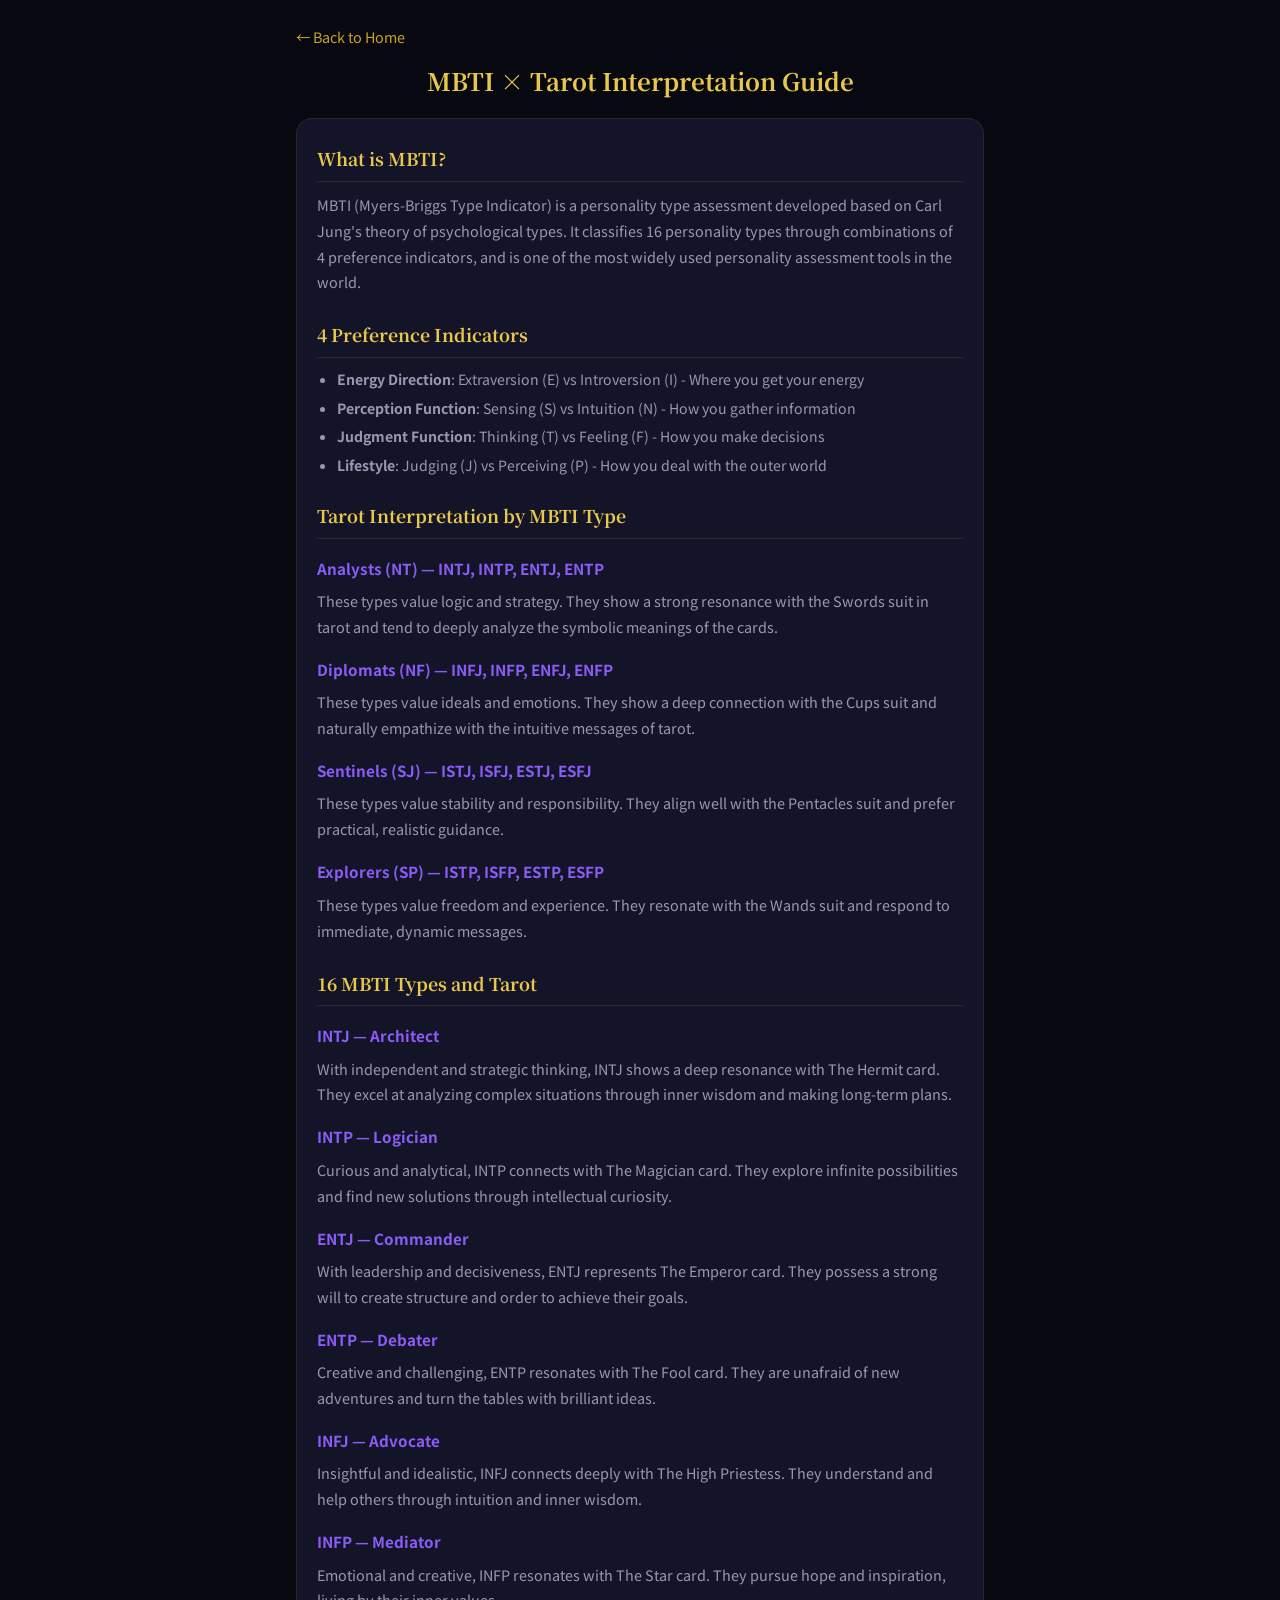
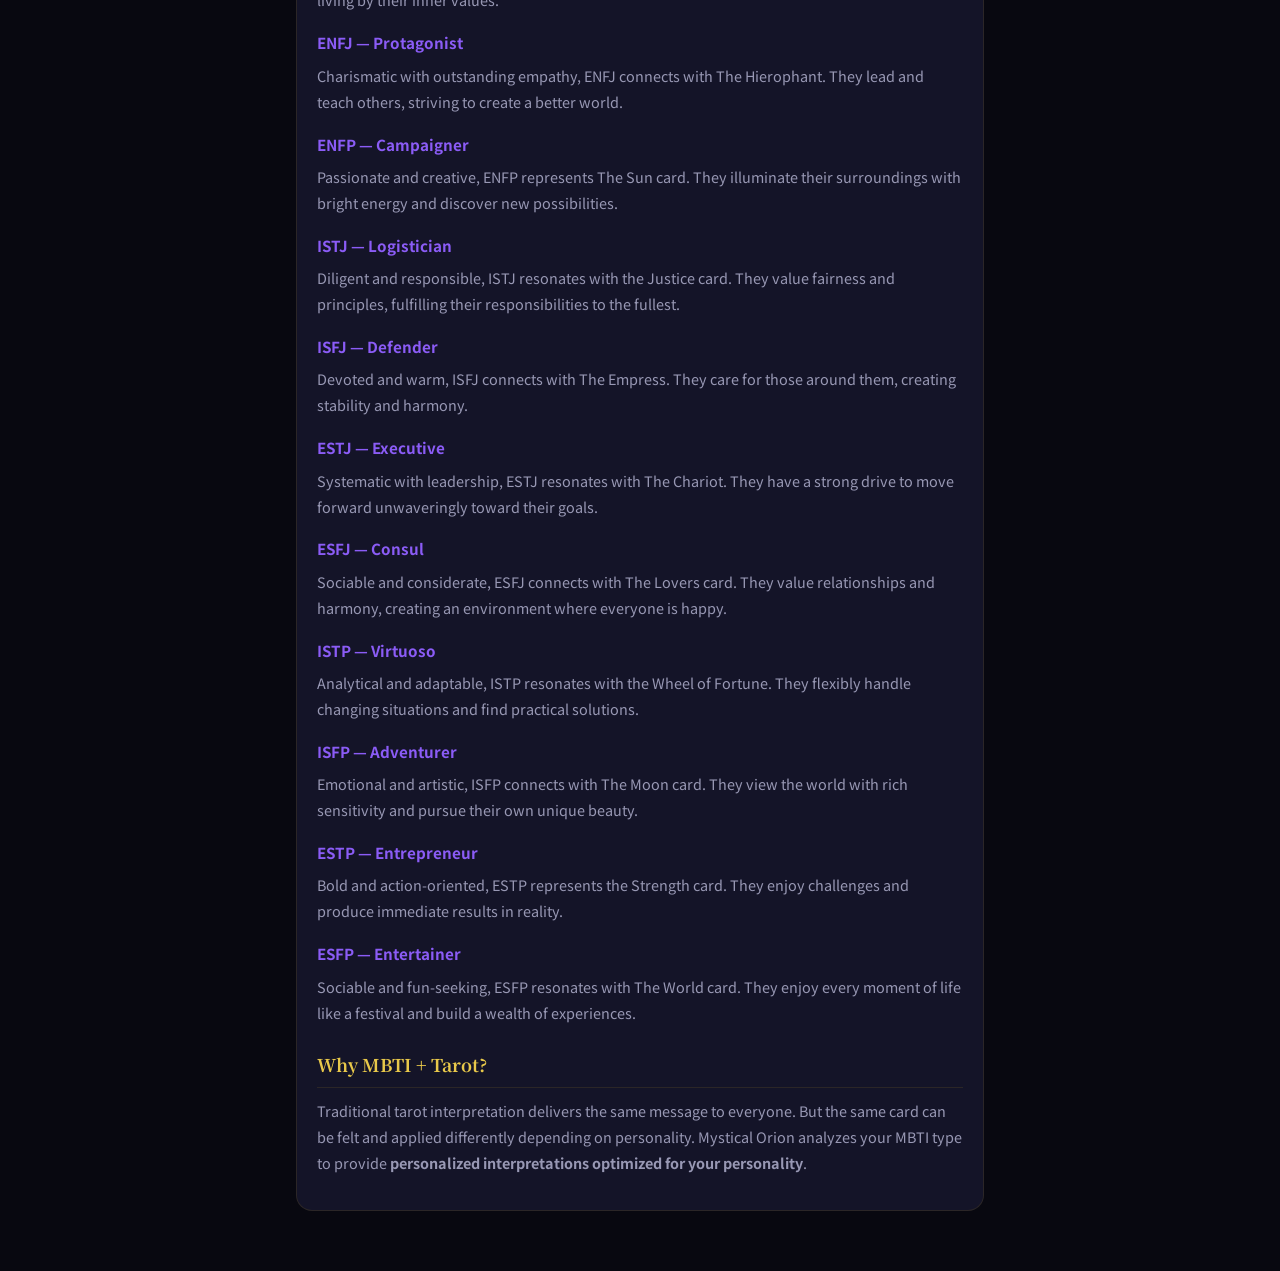
<file: mbti-guide.html>
<!DOCTYPE html>
<html lang="ko">
<head>
    <meta charset="UTF-8">
    <meta name="viewport" content="width=device-width, initial-scale=1.0">
    <meta name="theme-color" content="#0a0a1a">
    <title>MBTI × 타로 해석 가이드 | Mystical Orion MBTI 타로</title>
    <meta name="description" content="MBTI 성격 유형과 타로 카드의 연결. 16가지 MBTI 유형별 타로 해석 특징, 분석가형·외교관형·관리자형·탐험가형 맞춤 타로 가이드.">
    <meta name="robots" content="index, follow">
    <link rel="canonical" href="https://mbtitarot.com/mbti-guide.html">
    <link rel="alternate" hreflang="ko" href="https://mbtitarot.com/mbti-guide.html?lang=ko">
    <link rel="alternate" hreflang="en" href="https://mbtitarot.com/mbti-guide.html?lang=en">
    <link rel="alternate" hreflang="ja" href="https://mbtitarot.com/mbti-guide.html?lang=ja">
    <link rel="alternate" hreflang="es" href="https://mbtitarot.com/mbti-guide.html?lang=es">
    <link rel="alternate" hreflang="pt" href="https://mbtitarot.com/mbti-guide.html?lang=pt">
    <link rel="alternate" hreflang="fr" href="https://mbtitarot.com/mbti-guide.html?lang=fr">
    <link rel="alternate" hreflang="de" href="https://mbtitarot.com/mbti-guide.html?lang=de">
    <link rel="alternate" hreflang="x-default" href="https://mbtitarot.com/mbti-guide.html">
    <link rel="stylesheet" href="css/style.css">
    <style>
        body { background: var(--bg-primary); min-height: 100vh; }
        .static-page { max-width: 720px; margin: 0 auto; padding: 24px 16px 60px; }
        .static-page .back-home { display: inline-block; color: var(--gold); text-decoration: none; margin-bottom: 16px; font-size: 0.9rem; }
        .static-page .back-home:hover { color: var(--gold-light); }
        .static-page h1 { color: var(--gold-light); font-family: var(--font-serif); font-size: 1.5rem; margin-bottom: 20px; text-align: center; }
    </style>
    <script src="js/pages-i18n-mbti.js"></script>
    <script>var PAGE_I18N = typeof MBTI_I18N !== 'undefined' ? MBTI_I18N : {};</script>
    <script src="js/static-i18n.js"></script>
</head>
<body>
<div class="static-page">
    <a href="/" class="back-home"><span data-si18n="back_home">← 홈으로 돌아가기</span></a>
    <h1>MBTI × 타로 해석 가이드</h1>
    <article class="content-article">
        <h3>MBTI란?</h3>
        <p>MBTI(Myers-Briggs Type Indicator)는 칼 융의 심리유형론을 바탕으로 개발된 성격 유형 검사입니다. 4가지 선호 지표의 조합으로 16가지 성격 유형을 분류하며, 전 세계적으로 가장 널리 사용되는 성격 검사 도구 중 하나입니다.</p>

        <h3>4가지 선호 지표</h3>
        <ul>
            <li><strong>에너지 방향</strong>: 외향(E) vs 내향(I) - 에너지를 어디서 얻는지</li>
            <li><strong>인식 기능</strong>: 감각(S) vs 직관(N) - 정보를 어떻게 수집하는지</li>
            <li><strong>판단 기능</strong>: 사고(T) vs 감정(F) - 결정을 어떻게 내리는지</li>
            <li><strong>생활 양식</strong>: 판단(J) vs 인식(P) - 외부 세계에 어떻게 대처하는지</li>
        </ul>

        <h3>MBTI 유형별 타로 해석 특징</h3>

        <h4>분석가형 (NT) — INTJ, INTP, ENTJ, ENTP</h4>
        <p>논리와 전략을 중시하는 유형입니다. 타로에서 소드(Swords) 수트와 강한 공명을 보이며, 카드의 상징적 의미를 깊이 분석하는 경향이 있습니다. 이 유형에게는 구체적이고 실행 가능한 조언을 제시합니다.</p>

        <h4>외교관형 (NF) — INFJ, INFP, ENFJ, ENFP</h4>
        <p>이상과 감정을 중시하는 유형입니다. 컵(Cups) 수트와 깊은 연결을 보이며, 타로의 직관적 메시지에 자연스럽게 공감합니다. 이 유형에게는 감정적 성장과 관계에 초점을 맞춘 해석을 제공합니다.</p>

        <h4>관리자형 (SJ) — ISTJ, ISFJ, ESTJ, ESFJ</h4>
        <p>안정과 책임을 중시하는 유형입니다. 펜타클(Pentacles) 수트와 잘 어울리며, 실질적이고 현실적인 가이드를 선호합니다. 이 유형에게는 구체적인 실행 계획과 안정적인 방향을 제시합니다.</p>

        <h4>탐험가형 (SP) — ISTP, ISFP, ESTP, ESFP</h4>
        <p>자유와 경험을 중시하는 유형입니다. 완드(Wands) 수트와 공명하며, 즉각적이고 역동적인 메시지에 반응합니다. 이 유형에게는 행동 중심의 에너지와 새로운 가능성을 강조한 해석을 제공합니다.</p>

        <h3>16가지 MBTI 유형과 타로</h3>

        <h4>INTJ — 전략가</h4>
        <p>독립적이고 전략적인 사고를 가진 INTJ는 타로에서 은둔자(The Hermit) 카드와 깊은 공명을 보입니다. 내면의 지혜를 통해 복잡한 상황을 분석하고 장기적 계획을 세우는 데 뛰어납니다.</p>

        <h4>INTP — 논리술사</h4>
        <p>호기심 많고 분석적인 INTP는 마법사(The Magician) 카드와 연결됩니다. 무한한 가능성을 탐구하며 지적 호기심으로 새로운 해법을 찾아냅니다.</p>

        <h4>ENTJ — 지휘관</h4>
        <p>리더십과 결단력의 ENTJ는 황제(The Emperor) 카드를 대표합니다. 구조와 질서를 만들어 목표를 달성하는 강한 의지를 가지고 있습니다.</p>

        <h4>ENTP — 변론가</h4>
        <p>창의적이고 도전적인 ENTP는 바보(The Fool) 카드와 공명합니다. 새로운 모험을 두려워하지 않으며 기발한 아이디어로 판을 뒤집습니다.</p>

        <h4>INFJ — 옹호자</h4>
        <p>통찰력 있고 이상주의적인 INFJ는 여사제(The High Priestess)와 깊이 연결됩니다. 직관과 내면의 지혜로 타인을 이해하고 돕습니다.</p>

        <h4>INFP — 중재자</h4>
        <p>감성적이고 창의적인 INFP는 별(The Star) 카드와 공명합니다. 희망과 영감을 추구하며 내면의 가치를 따라 살아갑니다.</p>

        <h4>ENFJ — 선도자</h4>
        <p>카리스마 있고 공감 능력이 뛰어난 ENFJ는 교황(The Hierophant)과 연결됩니다. 타인을 이끌고 가르치며 더 나은 세상을 만들고자 합니다.</p>

        <h4>ENFP — 활동가</h4>
        <p>열정적이고 창의적인 ENFP는 태양(The Sun) 카드를 대표합니다. 밝은 에너지로 주변을 비추며 새로운 가능성을 발견합니다.</p>

        <h4>ISTJ — 현실주의자</h4>
        <p>성실하고 책임감 있는 ISTJ는 정의(Justice) 카드와 공명합니다. 공정함과 원칙을 중시하며 맡은 바 책임을 다합니다.</p>

        <h4>ISFJ — 수호자</h4>
        <p>헌신적이고 따뜻한 ISFJ는 여황제(The Empress)와 연결됩니다. 주변 사람들을 돌보며 안정과 조화를 만들어갑니다.</p>

        <h4>ESTJ — 경영자</h4>
        <p>체계적이고 리더십 있는 ESTJ는 전차(The Chariot)와 공명합니다. 목표를 향해 흔들림 없이 전진하는 강한 추진력을 가지고 있습니다.</p>

        <h4>ESFJ — 영사</h4>
        <p>사교적이고 배려 깊은 ESFJ는 연인(The Lovers) 카드와 연결됩니다. 관계와 조화를 중시하며 모두가 행복한 환경을 만들어갑니다.</p>

        <h4>ISTP — 만능재주꾼</h4>
        <p>분석적이고 적응력 있는 ISTP는 운명의 수레바퀴(Wheel of Fortune)와 공명합니다. 변화하는 상황에 유연하게 대처하며 실용적 해법을 찾습니다.</p>

        <h4>ISFP — 모험가</h4>
        <p>감성적이고 예술적인 ISFP는 달(The Moon) 카드와 연결됩니다. 풍부한 감수성으로 세상을 바라보며 자신만의 아름다움을 추구합니다.</p>

        <h4>ESTP — 사업가</h4>
        <p>대담하고 행동 지향적인 ESTP는 힘(Strength) 카드를 대표합니다. 도전을 즐기며 현실에서 즉각적인 결과를 만들어냅니다.</p>

        <h4>ESFP — 연예인</h4>
        <p>사교적이고 즐거움을 추구하는 ESFP는 세계(The World) 카드와 공명합니다. 삶의 모든 순간을 축제처럼 즐기며 풍요로운 경험을 쌓아갑니다.</p>

        <h3>왜 MBTI + 타로인가?</h3>
        <p>전통적인 타로 해석은 모든 사람에게 동일한 메시지를 전달합니다. 하지만 같은 카드라도 성격에 따라 느끼는 바와 적용 방식이 다릅니다. Mystical Orion은 당신의 MBTI 유형을 분석하여 <strong>성격에 최적화된 맞춤 해석</strong>을 제공합니다. 이를 통해 카드의 메시지를 더 깊이 이해하고, 실생활에 효과적으로 적용할 수 있습니다.</p>

        <p style="text-align:center;margin-top:20px"><a href="/" style="color:var(--gold);font-weight:bold;font-size:1.1rem"><span data-si18n="cta_mbti">나의 MBTI 맞춤 타로 보러 가기 →</span></a></p>
    </article>
    <div class="coupang-ko-only" style="text-align:center;margin:20px 0;display:none">
        <p style="color:#ffd700;font-size:0.8rem;margin:0 0 4px">🛒 광고 클릭 시 <strong style="color:#ff6b6b">+50P</strong> 적립</p>
        <iframe src="https://ads-partners.coupang.com/widgets.html?id=978458&template=carousel&trackingCode=AF1130043&subId=&width=320&height=100&tsource=" width="320" height="100" frameborder="0" scrolling="no" referrerpolicy="unsafe-url" browsingtopics style="max-width:100%"></iframe>
    </div>
    <div class="amazon-ja-only" style="text-align:center;margin:20px 0;display:none">
        <a href="https://www.amazon.co.jp/s?k=MBTI+%E6%80%A7%E6%A0%BC%E8%A8%BA%E6%96%AD+%E6%9C%AC&tag=horse777-22" target="_blank" rel="noopener" style="display:flex;align-items:center;justify-content:center;gap:10px;padding:14px 16px;background:linear-gradient(135deg,#232f3e,#37475a);border:1px solid #f90;border-radius:12px;text-decoration:none;max-width:480px;margin:0 auto">
            <span style="font-size:1.5rem">🧠</span>
            <span style="color:#fff;font-size:0.85rem;font-weight:600">AmazonでMBTI関連書籍を見る →</span>
        </a>
    </div>
</div>
</body>
</html>
</file>
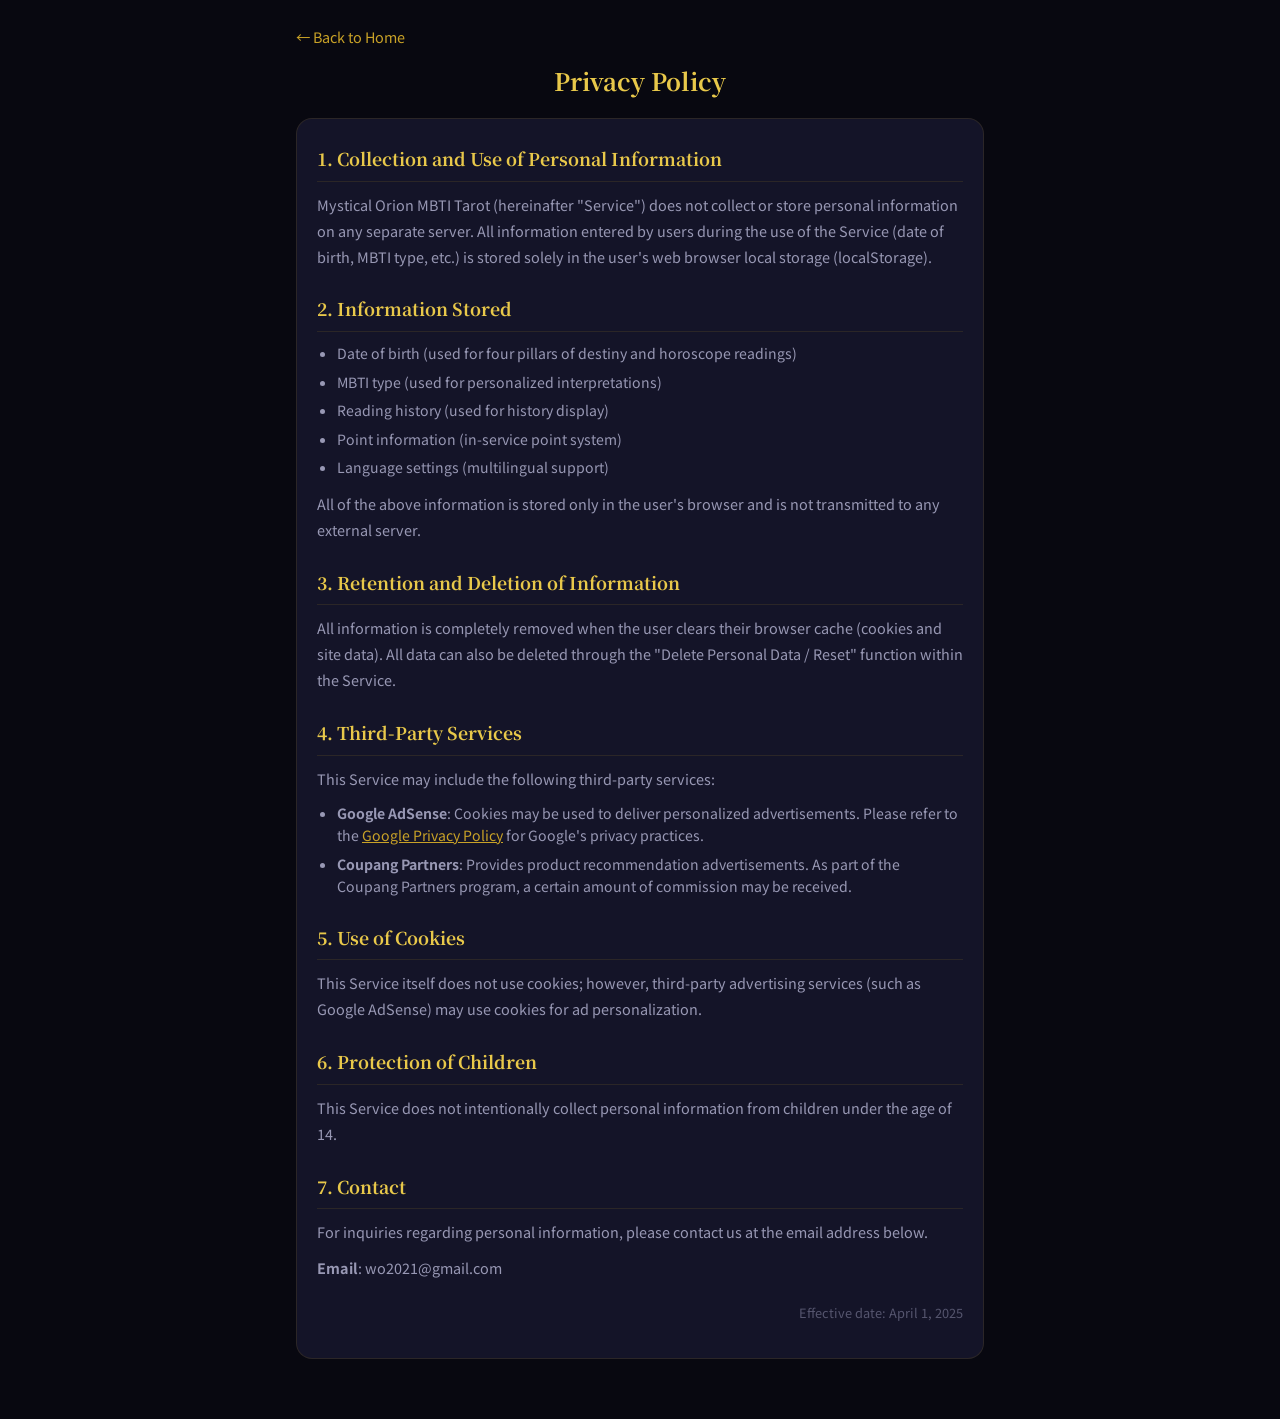
<file: privacy.html>
<!DOCTYPE html>
<html lang="ko">
<head>
    <meta charset="UTF-8">
    <meta name="viewport" content="width=device-width, initial-scale=1.0">
    <meta name="theme-color" content="#0a0a1a">
    <title>개인정보처리방침 | Mystical Orion MBTI 타로</title>
    <meta name="description" content="Mystical Orion MBTI 타로 개인정보처리방침. 개인정보 수집·이용·보유·삭제 안내, 쿠키 정책, 제3자 서비스, 아동 보호 정책.">
    <meta name="robots" content="index, follow">
    <link rel="canonical" href="https://mbtitarot.com/privacy.html">
    <link rel="stylesheet" href="css/style.css">
    <style>
        body { background: var(--bg-primary); min-height: 100vh; }
        .static-page { max-width: 720px; margin: 0 auto; padding: 24px 16px 60px; }
        .static-page .back-home { display: inline-block; color: var(--gold); text-decoration: none; margin-bottom: 16px; font-size: 0.9rem; }
        .static-page .back-home:hover { color: var(--gold-light); }
        .static-page h1 { color: var(--gold-light); font-family: var(--font-serif); font-size: 1.5rem; margin-bottom: 20px; text-align: center; }
    </style>
    <script src="js/pages-i18n-privacy.js"></script>
    <script>var PAGE_I18N = typeof PRIVACY_I18N !== 'undefined' ? PRIVACY_I18N : {};</script>
    <script src="js/static-i18n.js"></script>
</head>
<body>
<div class="static-page">
    <a href="/" class="back-home"><span data-si18n="back_home">← 홈으로 돌아가기</span></a>
    <h1>개인정보처리방침</h1>
    <article class="content-article">
        <h3>1. 개인정보의 수집 및 이용</h3>
        <p>Mystical Orion MBTI 타로(이하 "서비스")는 별도의 서버에 개인정보를 수집·저장하지 않습니다. 이용자가 서비스 이용 과정에서 입력하는 모든 정보(생년월일, MBTI 유형 등)는 이용자의 웹 브라우저 로컬 저장소(localStorage)에만 저장됩니다.</p>

        <h3>2. 저장되는 정보</h3>
        <ul>
            <li>생년월일 (사주, 별자리 운세에 사용)</li>
            <li>MBTI 유형 (맞춤 해석에 사용)</li>
            <li>점괘 기록 (히스토리 표시에 사용)</li>
            <li>포인트 정보 (서비스 내 포인트 시스템)</li>
            <li>언어 설정 (다국어 지원)</li>
        </ul>
        <p>위 정보는 모두 이용자의 브라우저에만 저장되며, 외부 서버로 전송되지 않습니다.</p>

        <h3>3. 정보의 보유 및 삭제</h3>
        <p>모든 정보는 이용자가 브라우저 캐시(쿠키 및 사이트 데이터)를 삭제하면 완전히 제거됩니다. 서비스 내 "개인정보 삭제 / 초기화" 기능을 통해서도 모든 데이터를 삭제할 수 있습니다.</p>

        <h3>4. 제3자 서비스</h3>
        <p>본 서비스는 다음과 같은 제3자 서비스를 포함할 수 있습니다:</p>
        <ul>
            <li><strong>Google AdSense</strong>: 맞춤 광고 제공을 위해 쿠키를 사용할 수 있습니다. Google의 개인정보 처리방침은 <a href="https://policies.google.com/privacy" target="_blank" rel="noopener">Google 개인정보처리방침</a>을 참고하세요.</li>
            <li><strong>쿠팡 파트너스</strong>: 상품 추천 광고를 제공합니다. 쿠팡 파트너스 활동의 일환으로 일정액의 수수료를 제공받을 수 있습니다.</li>
        </ul>

        <h3>5. 쿠키 사용</h3>
        <p>본 서비스 자체는 쿠키를 사용하지 않으나, 제3자 광고 서비스(Google AdSense 등)에서 광고 개인화를 위해 쿠키를 사용할 수 있습니다.</p>

        <h3>6. 아동 보호</h3>
        <p>본 서비스는 만 14세 미만 아동의 개인정보를 의도적으로 수집하지 않습니다.</p>

        <h3>7. 문의</h3>
        <p>개인정보 관련 문의사항은 아래 이메일로 연락해주시기 바랍니다.</p>
        <p><strong>이메일</strong>: wo2021@gmail.com</p>

        <p class="content-date">시행일: 2025년 4월 1일</p>
    </article>
    <div class="coupang-ko-only" style="text-align:center;margin:20px 0;display:none">
        <iframe src="https://ads-partners.coupang.com/widgets.html?id=978458&template=carousel&trackingCode=AF1130043&subId=&width=320&height=100&tsource=" width="320" height="100" frameborder="0" scrolling="no" referrerpolicy="unsafe-url" browsingtopics style="max-width:100%"></iframe>
    </div>
    <div class="amazon-ja-only" style="text-align:center;margin:20px 0;display:none">
        <a href="https://www.amazon.co.jp/s?k=%E3%82%BF%E3%83%AD%E3%83%83%E3%83%88+%E5%8D%A0%E3%81%84&tag=horse777-22" target="_blank" rel="noopener" style="display:flex;align-items:center;justify-content:center;gap:10px;padding:14px 16px;background:linear-gradient(135deg,#232f3e,#37475a);border:1px solid #f90;border-radius:12px;text-decoration:none;max-width:480px;margin:0 auto">
            <span style="font-size:1.5rem">🔮</span>
            <span style="color:#fff;font-size:0.85rem;font-weight:600">Amazonでタロット占いを見る →</span>
        </a>
    </div>
</div>
</body>
</html>
</file>
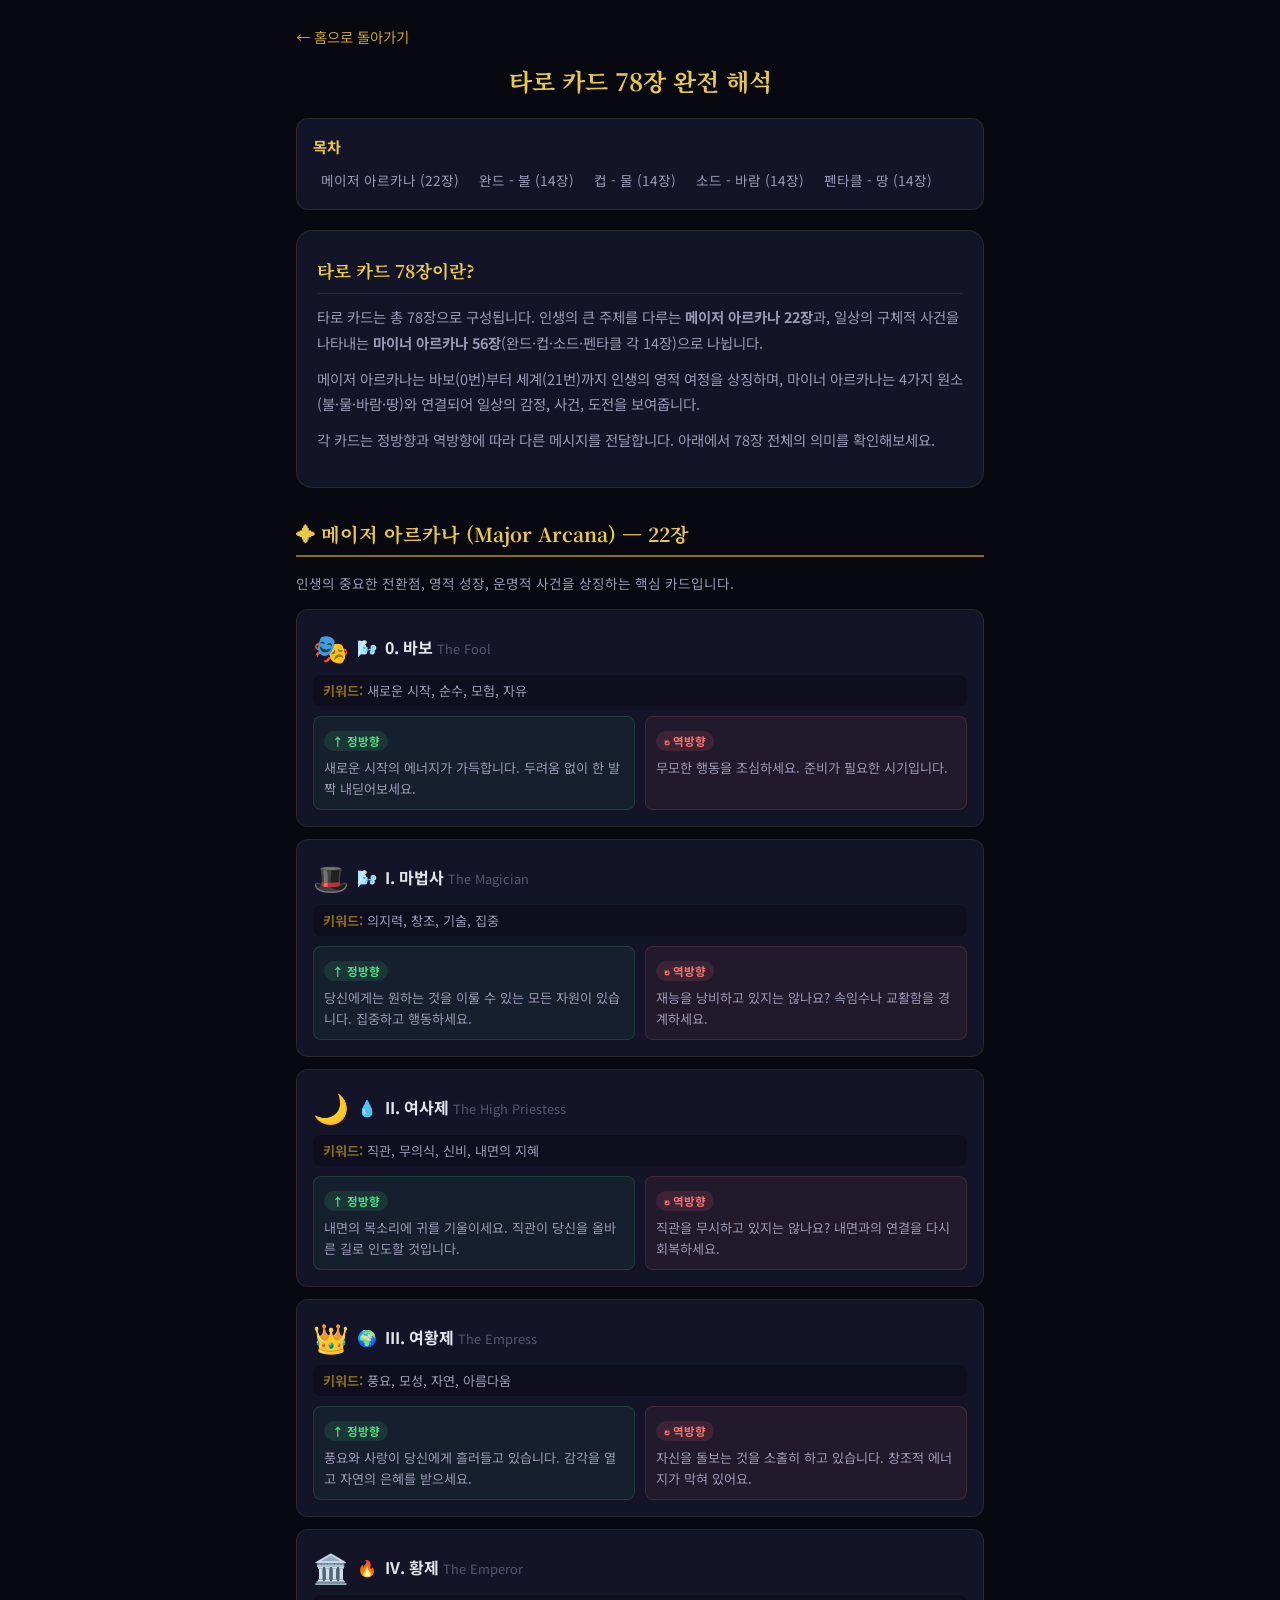
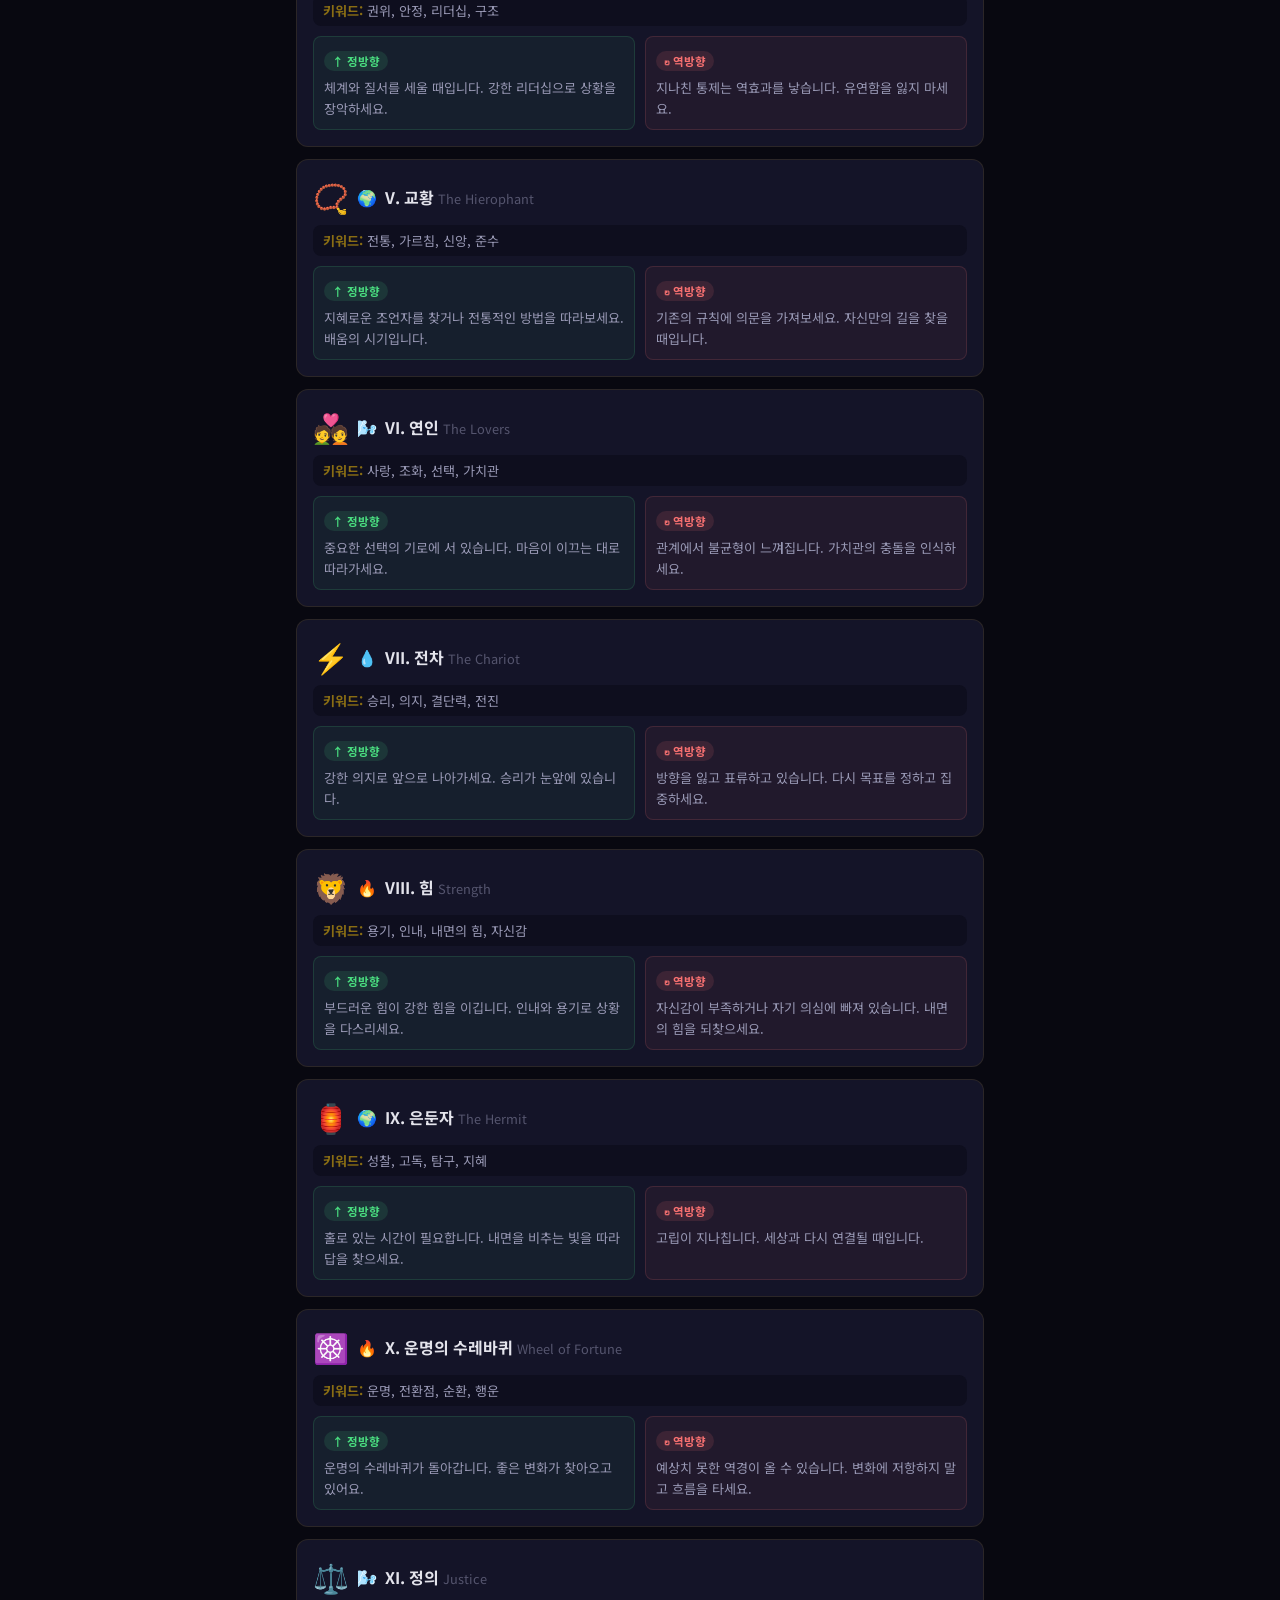
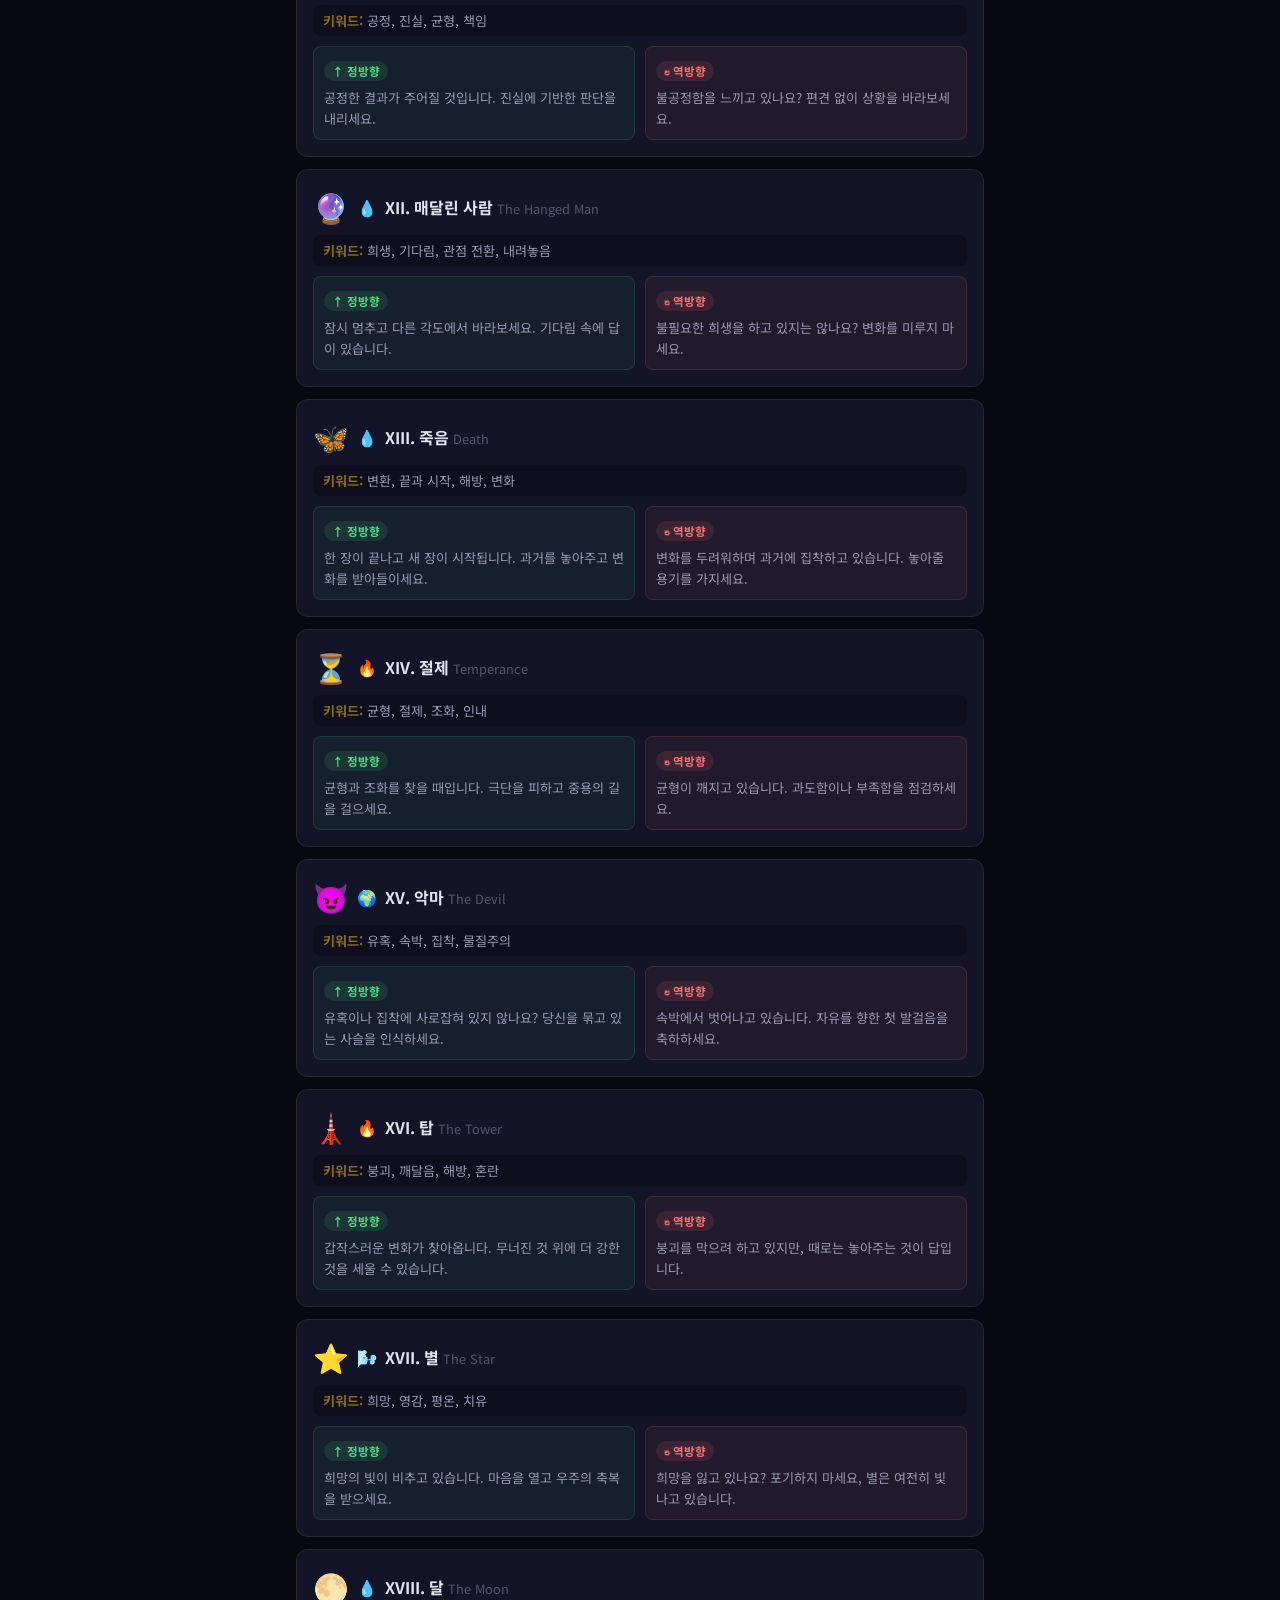
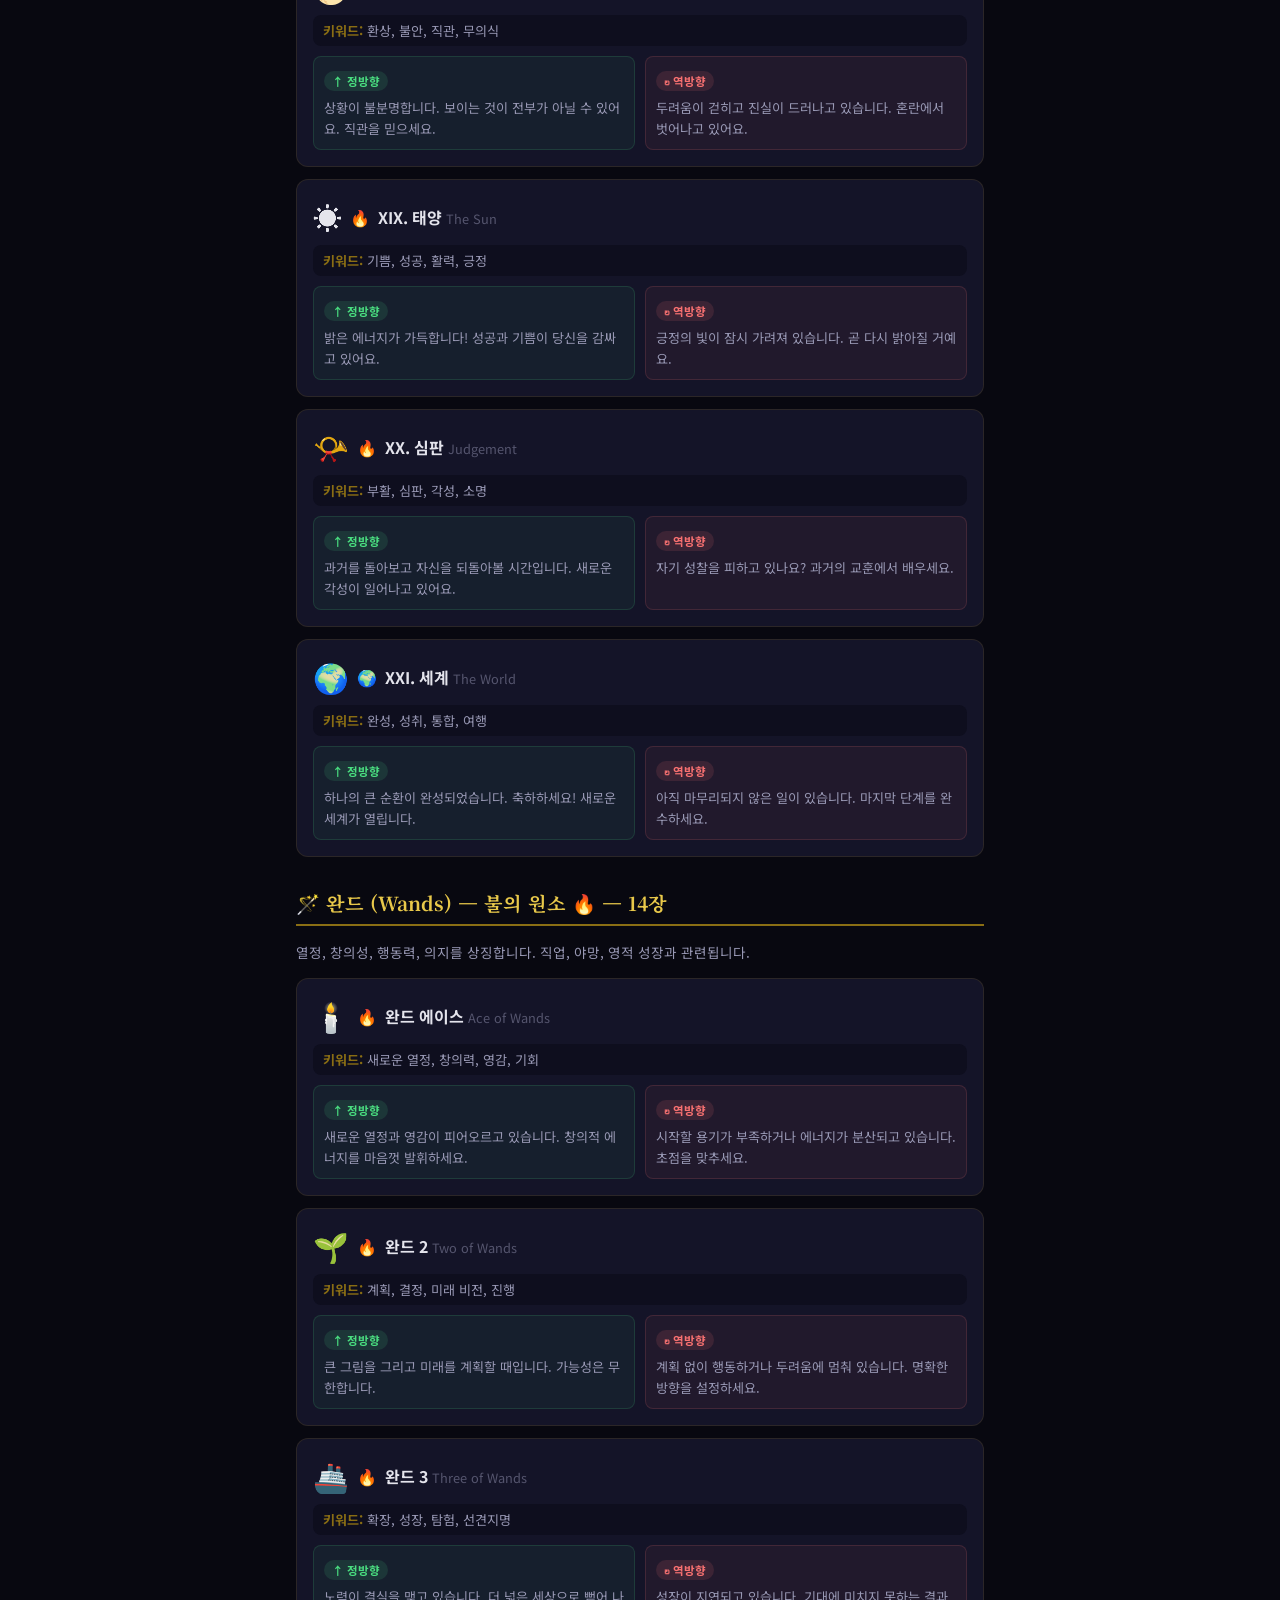
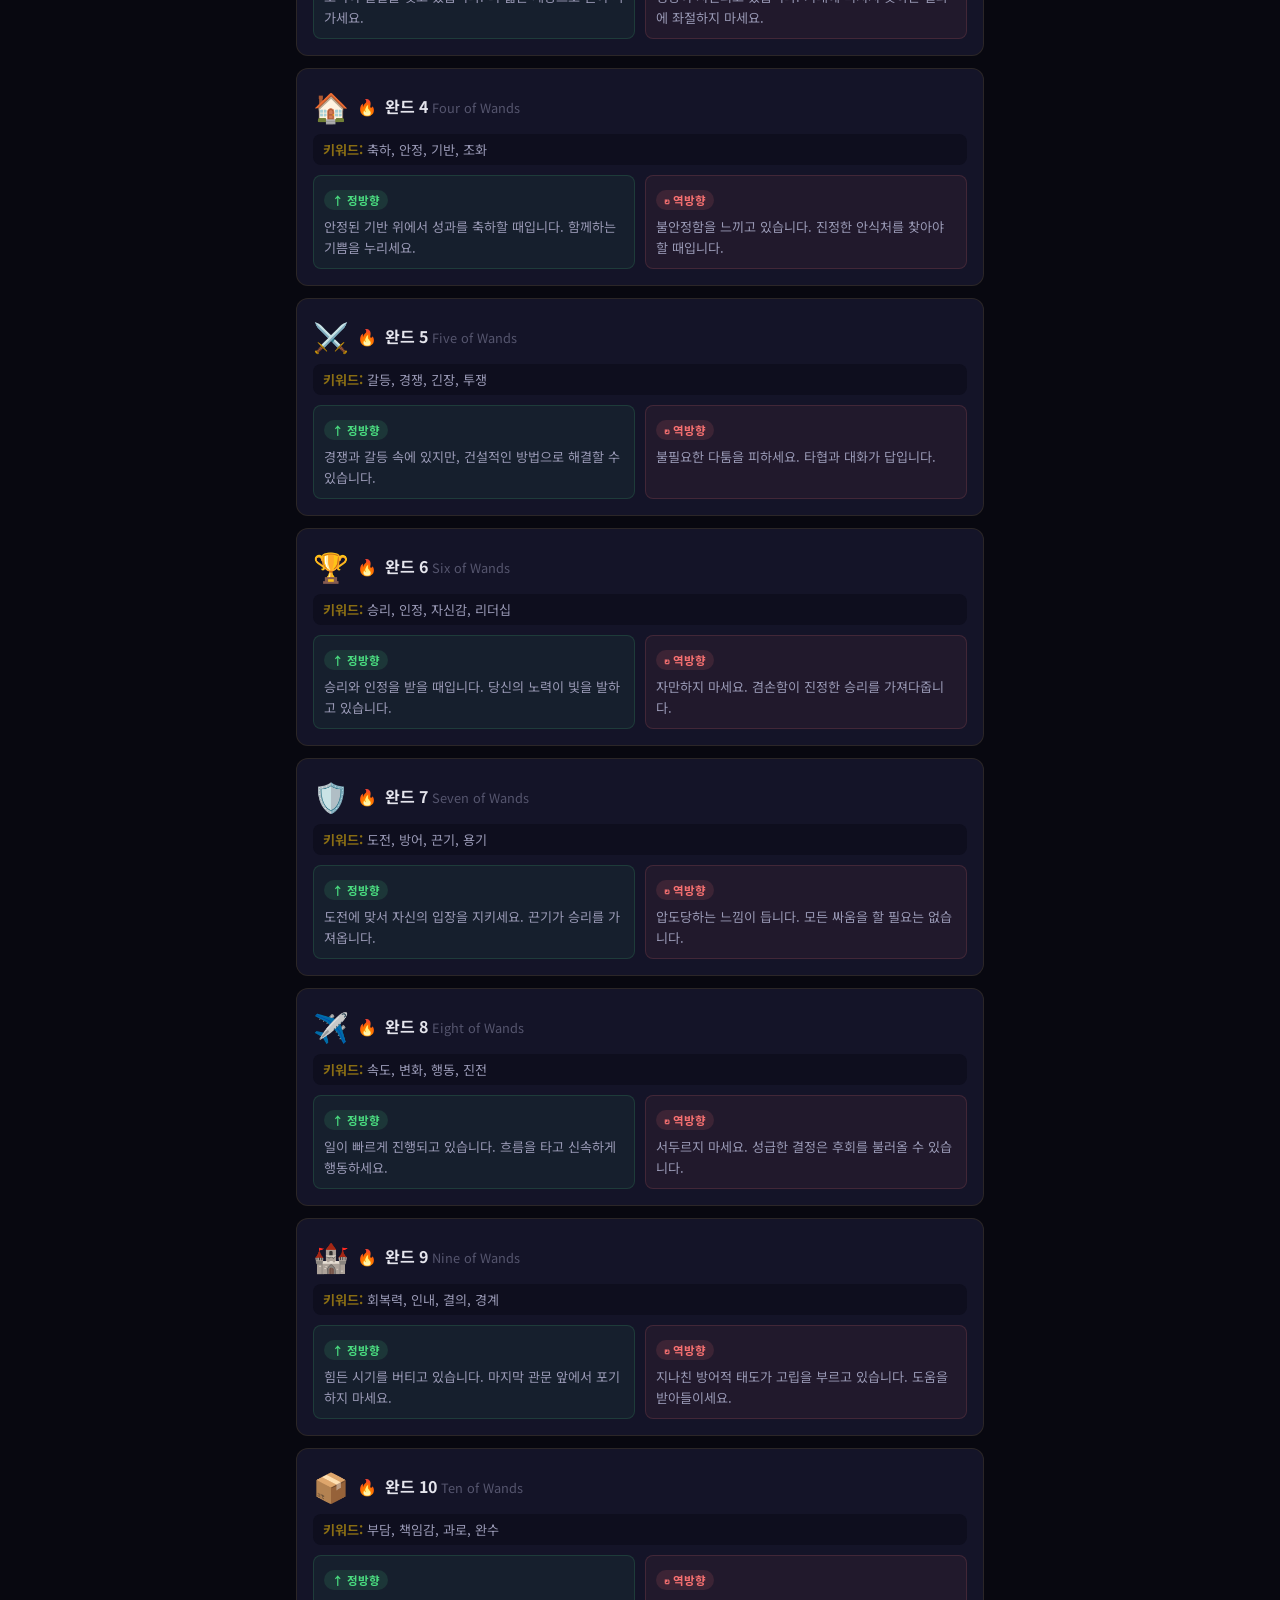
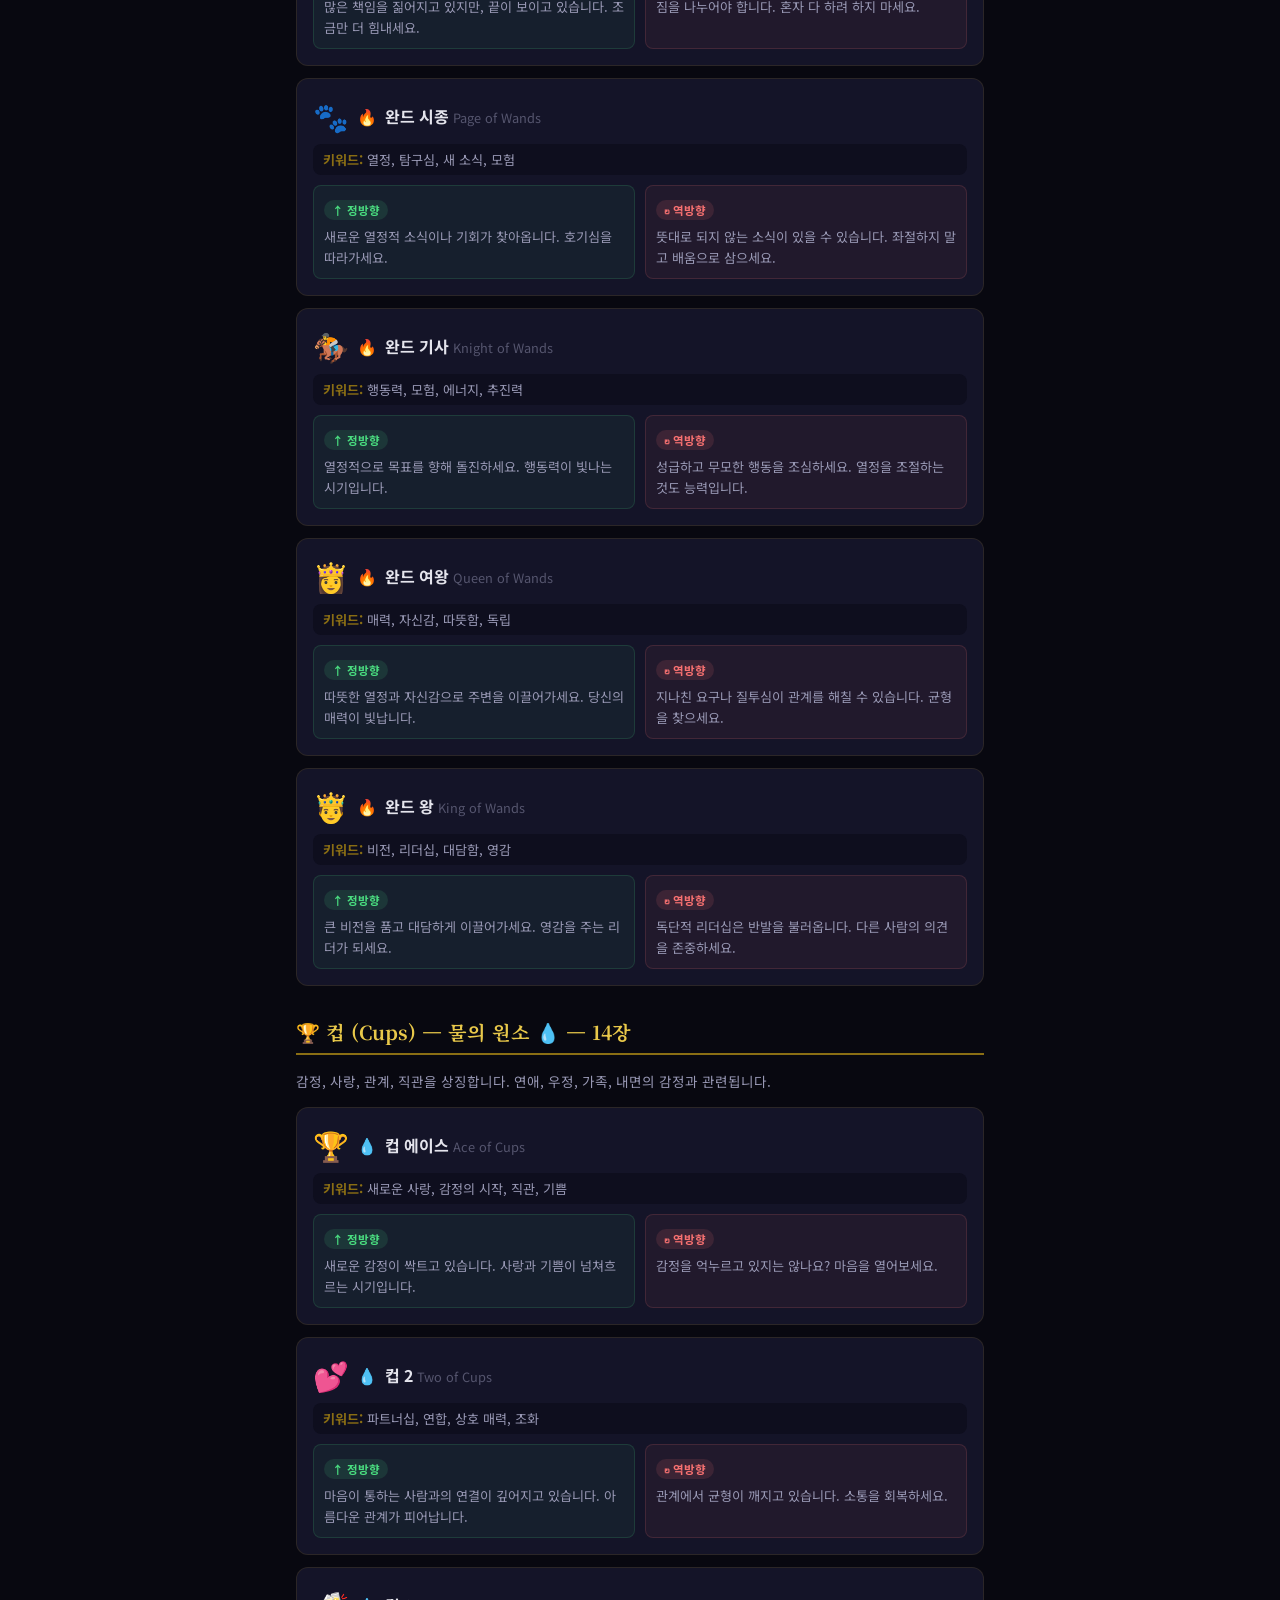
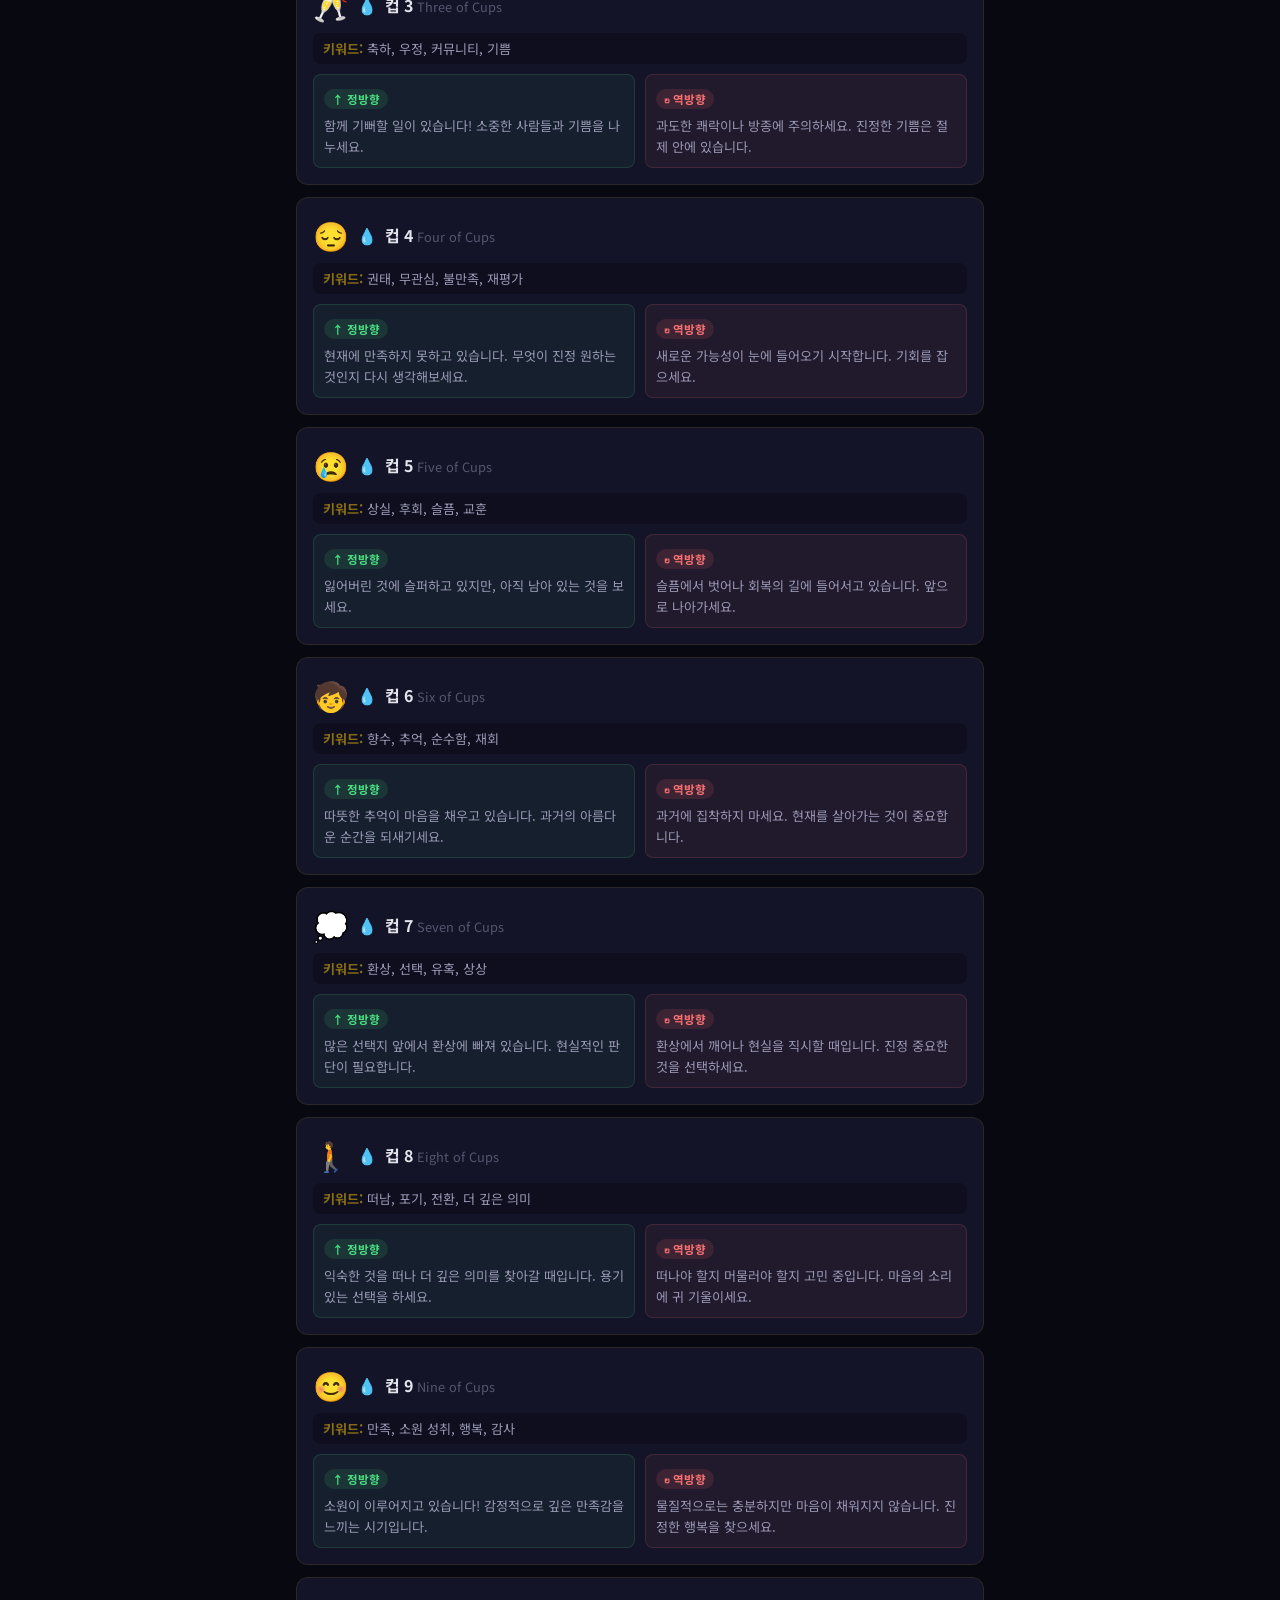
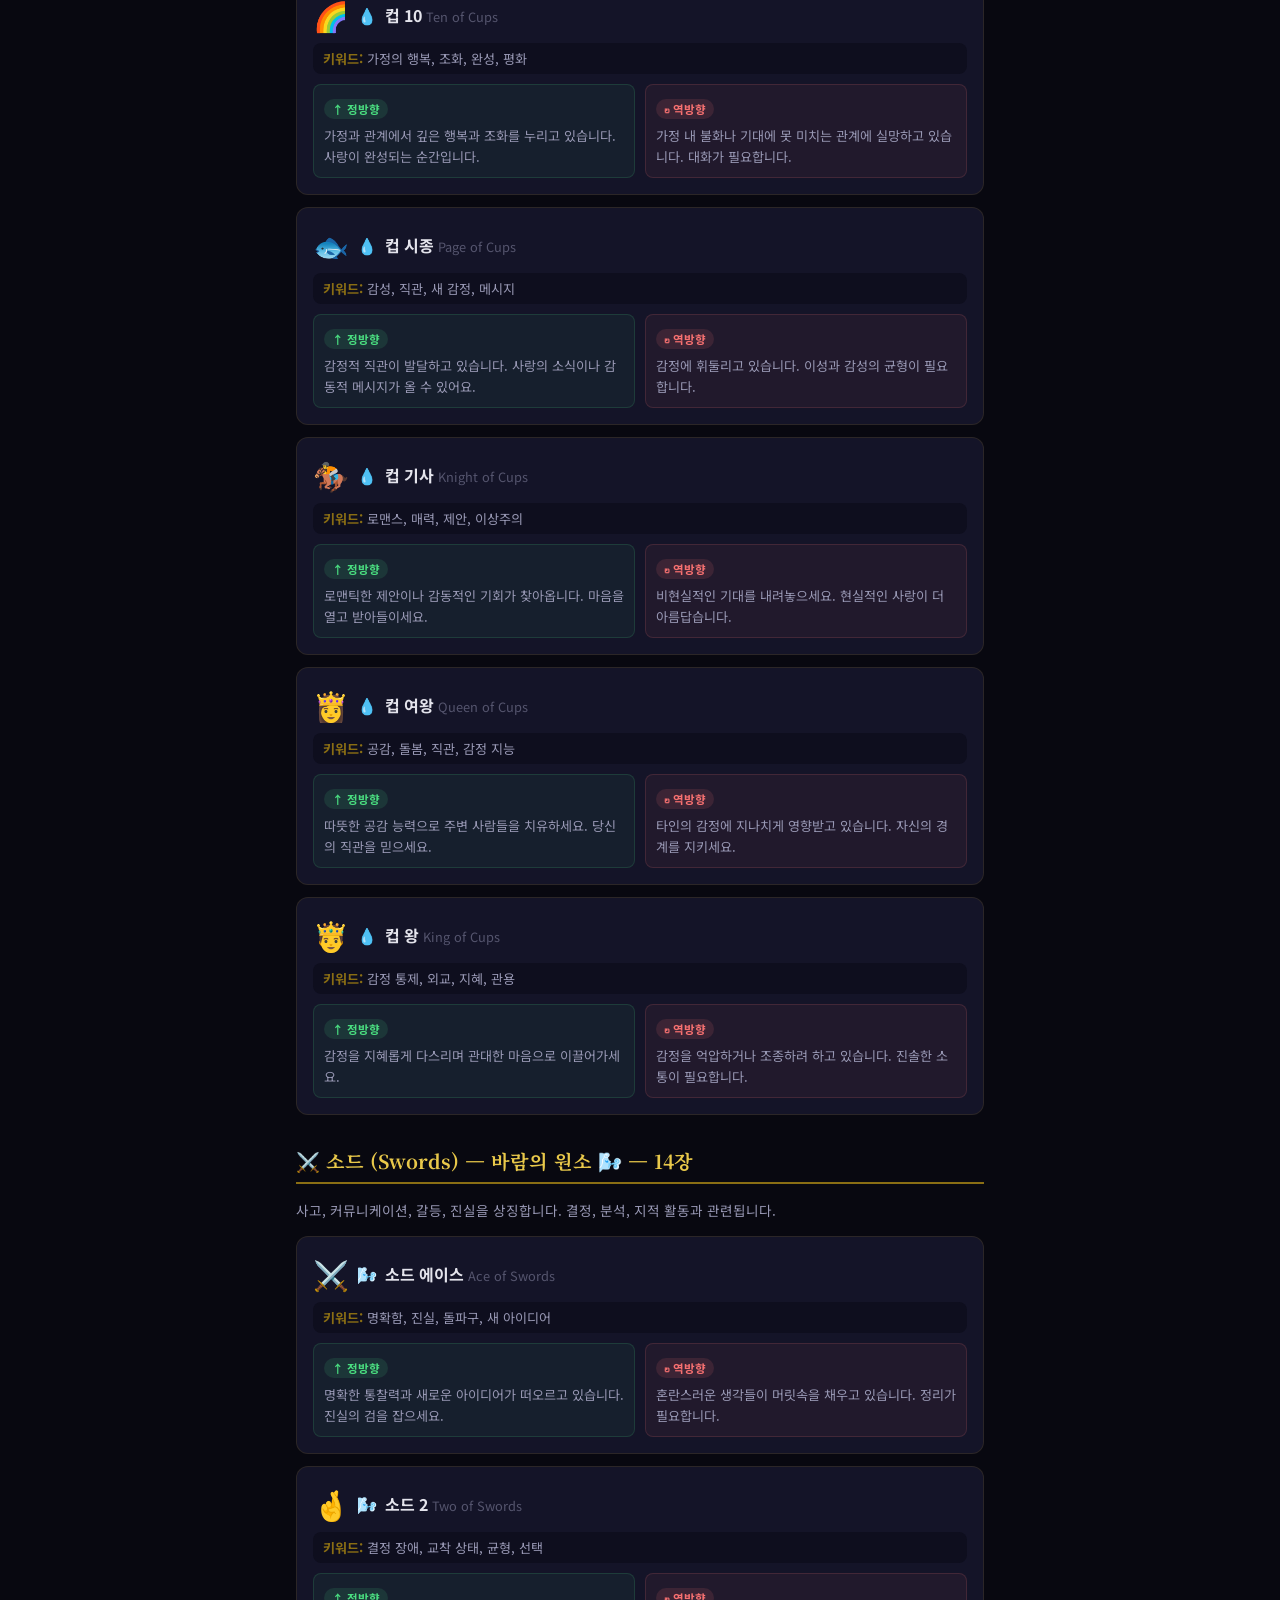
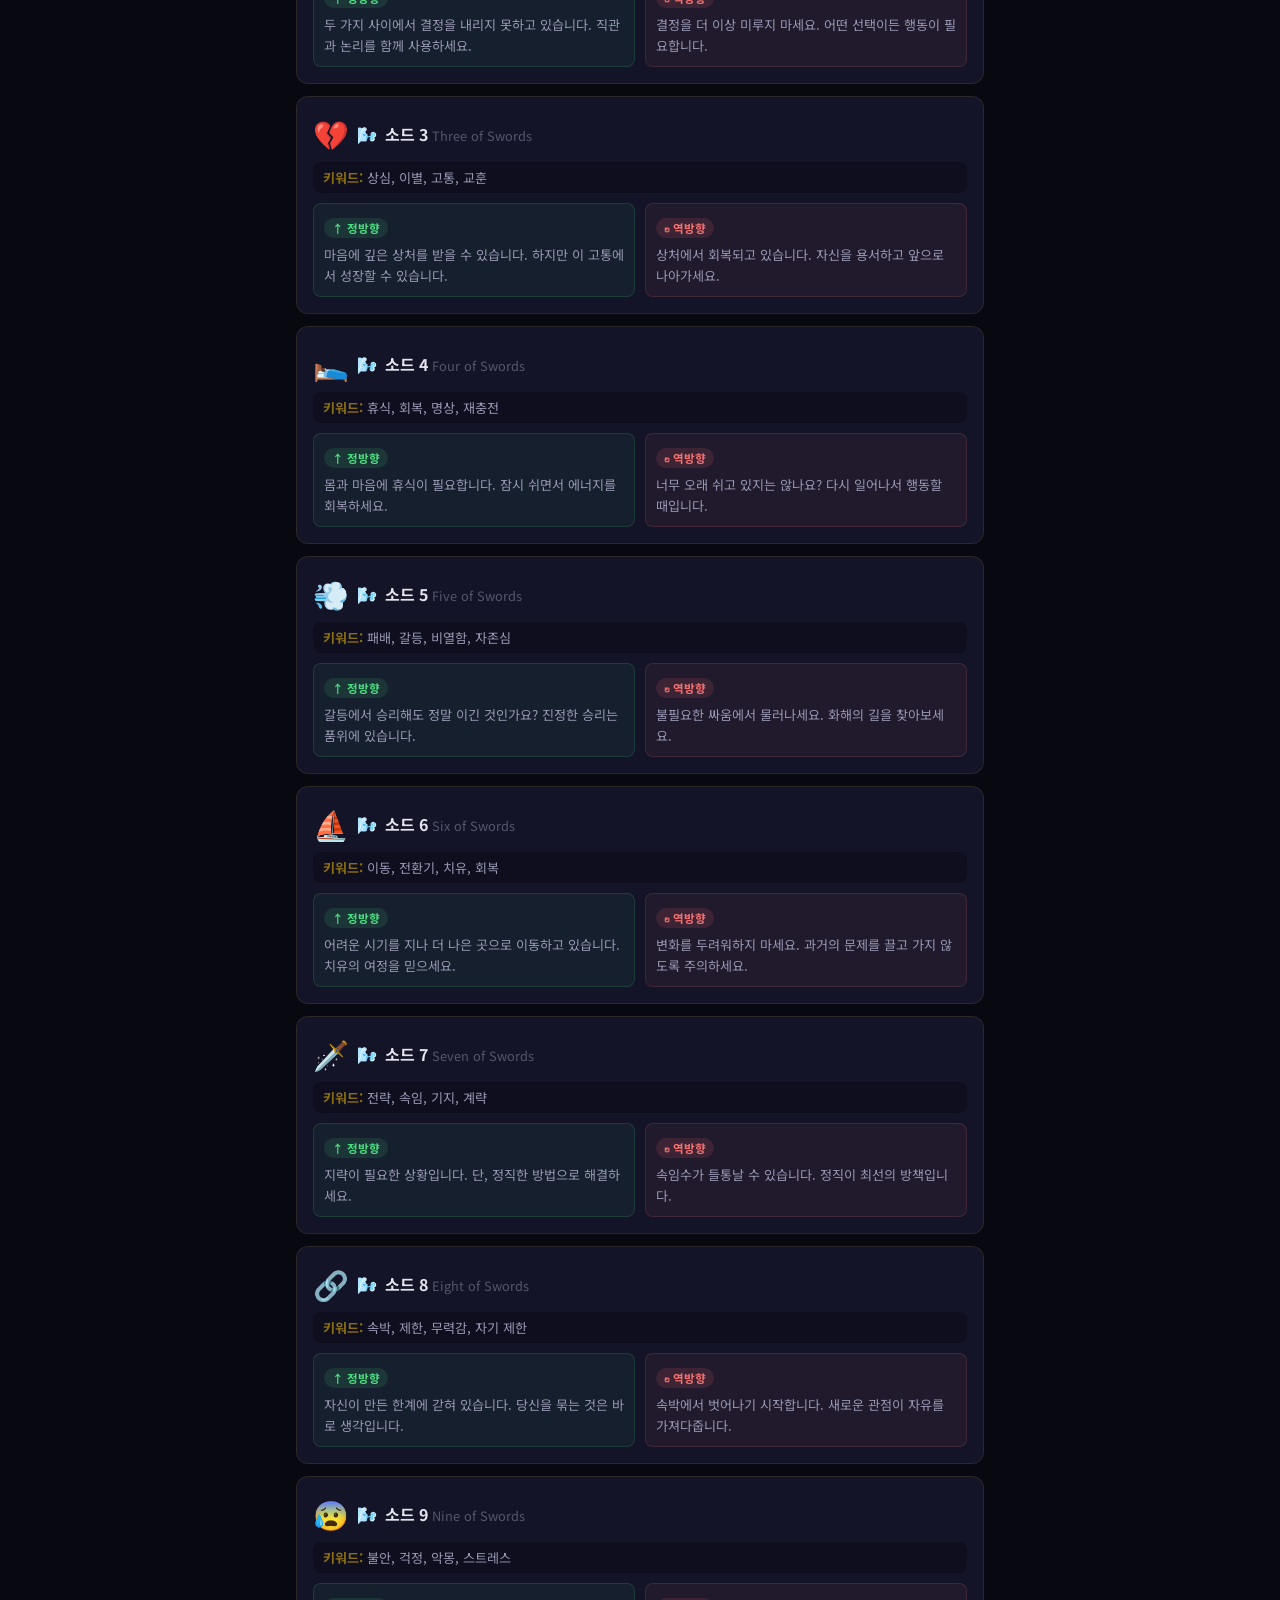
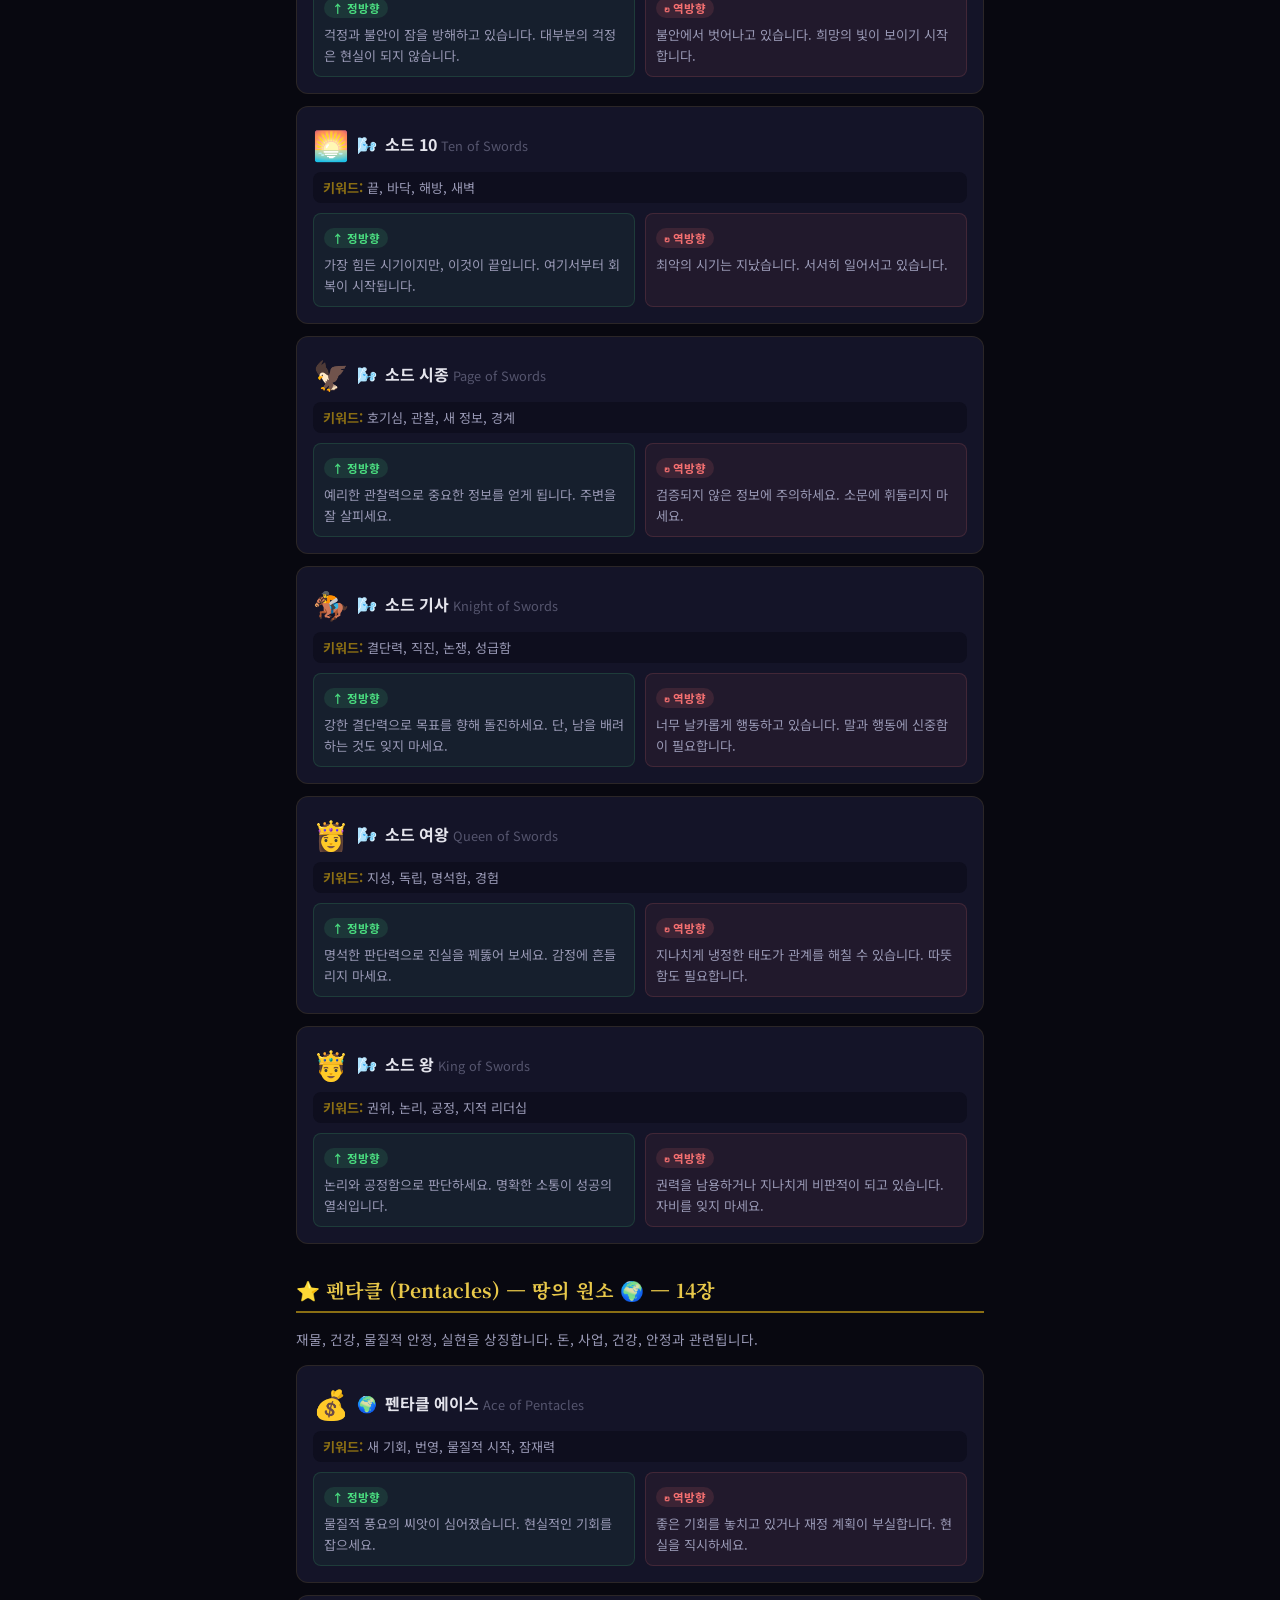
<file: tarot-cards.html>
<!DOCTYPE html>
<html lang="ko">
<head>
    <meta charset="UTF-8">
    <meta name="viewport" content="width=device-width, initial-scale=1.0">
    <meta name="theme-color" content="#0a0a1a">
    <title>타로 카드 78장 완전 해석 가이드 | Mystical Orion MBTI 타로</title>
    <meta name="description" content="타로 카드 78장 전체 해석. 메이저 아르카나 22장, 마이너 아르카나 56장(완드·컵·소드·펜타클)의 정방향·역방향 의미와 키워드를 상세히 안내합니다.">
    <meta name="keywords" content="타로 카드 해석, 메이저 아르카나, 마이너 아르카나, 타로 의미, tarot card meanings, 완드, 컵, 소드, 펜타클">
    <meta name="robots" content="index, follow">
    <link rel="canonical" href="https://mbtitarot.com/tarot-cards.html">
    <link rel="alternate" hreflang="ko" href="https://mbtitarot.com/tarot-cards.html?lang=ko">
    <link rel="alternate" hreflang="en" href="https://mbtitarot.com/tarot-cards.html?lang=en">
    <link rel="alternate" hreflang="ja" href="https://mbtitarot.com/tarot-cards.html?lang=ja">
    <link rel="alternate" hreflang="es" href="https://mbtitarot.com/tarot-cards.html?lang=es">
    <link rel="alternate" hreflang="pt" href="https://mbtitarot.com/tarot-cards.html?lang=pt">
    <link rel="alternate" hreflang="fr" href="https://mbtitarot.com/tarot-cards.html?lang=fr">
    <link rel="alternate" hreflang="de" href="https://mbtitarot.com/tarot-cards.html?lang=de">
    <link rel="alternate" hreflang="x-default" href="https://mbtitarot.com/tarot-cards.html">
    <link rel="stylesheet" href="css/style.css">
    <style>
        body { background: var(--bg-primary); min-height: 100vh; }
        .static-page { max-width: 720px; margin: 0 auto; padding: 24px 16px 60px; }
        .static-page .back-home { display: inline-block; color: var(--gold); text-decoration: none; margin-bottom: 16px; font-size: 0.9rem; }
        .static-page .back-home:hover { color: var(--gold-light); }
        .static-page h1 { color: var(--gold-light); font-family: var(--font-serif); font-size: 1.5rem; margin-bottom: 20px; text-align: center; }
        .toc { background: var(--bg-card); border: 1px solid var(--border-subtle); border-radius: 12px; padding: 16px; margin-bottom: 20px; }
        .toc h3 { color: var(--gold-light); font-size: 0.95rem; margin-bottom: 10px; }
        .toc a { color: var(--text-secondary); text-decoration: none; font-size: 0.85rem; display: inline-block; margin: 3px 8px; }
        .toc a:hover { color: var(--gold); }
        .suit-section { margin-top: 32px; }
        .suit-title { color: var(--gold-light); font-family: var(--font-serif); font-size: 1.2rem; margin-bottom: 16px; padding-bottom: 8px; border-bottom: 2px solid var(--gold-dark); }
        .suit-desc { color: var(--text-secondary); font-size: 0.85rem; margin-bottom: 16px; }
        .card-entry { background: var(--bg-card); border: 1px solid var(--border-subtle); border-radius: 12px; padding: 16px; margin-bottom: 12px; }
        .card-entry-header { display: flex; align-items: center; gap: 8px; margin-bottom: 8px; }
        .card-entry-symbol { font-size: 1.8rem; }
        .card-entry-element { font-size: 1rem; }
        .card-entry-header h4 { color: var(--text-primary); font-size: 1rem; margin: 0; flex: 1; }
        .card-en-name { color: var(--text-dim); font-size: 0.8rem; font-weight: normal; }
        .card-entry-keywords { font-size: 0.82rem; color: var(--text-secondary); margin-bottom: 10px; padding: 6px 10px; background: var(--bg-secondary); border-radius: 8px; }
        .kw-label { color: var(--gold-dark); font-weight: bold; }
        .card-entry-interp { display: grid; grid-template-columns: 1fr 1fr; gap: 10px; }
        .interp-upright, .interp-reversed { padding: 10px; border-radius: 8px; }
        .interp-upright { background: rgba(74, 222, 128, 0.06); border: 1px solid rgba(74, 222, 128, 0.15); }
        .interp-reversed { background: rgba(248, 113, 113, 0.06); border: 1px solid rgba(248, 113, 113, 0.15); }
        .dir-badge { display: inline-block; font-size: 0.72rem; font-weight: bold; padding: 2px 8px; border-radius: 10px; margin-bottom: 6px; }
        .dir-badge.upright { color: #4ade80; background: rgba(74, 222, 128, 0.12); }
        .dir-badge.reversed { color: #f87171; background: rgba(248, 113, 113, 0.12); }
        .card-entry-interp p { font-size: 0.82rem; color: var(--text-secondary); margin: 0; line-height: 1.6; }
        @media (max-width: 500px) { .card-entry-interp { grid-template-columns: 1fr; } }
    </style>
</head>
<body>
<div class="static-page">
    <a href="/" class="back-home">← 홈으로 돌아가기</a>
    <h1>타로 카드 78장 완전 해석</h1>

    <div class="toc">
        <h3>목차</h3>
        <div>
            <a href="#major">메이저 아르카나 (22장)</a>
            <a href="#wands">완드 - 불 (14장)</a>
            <a href="#cups">컵 - 물 (14장)</a>
            <a href="#swords">소드 - 바람 (14장)</a>
            <a href="#pentacles">펜타클 - 땅 (14장)</a>
        </div>
    </div>

    <div class="content-article" style="margin-bottom:20px">
        <h3>타로 카드 78장이란?</h3>
        <p>타로 카드는 총 78장으로 구성됩니다. 인생의 큰 주제를 다루는 <strong>메이저 아르카나 22장</strong>과, 일상의 구체적 사건을 나타내는 <strong>마이너 아르카나 56장</strong>(완드·컵·소드·펜타클 각 14장)으로 나뉩니다.</p>
        <p>메이저 아르카나는 바보(0번)부터 세계(21번)까지 인생의 영적 여정을 상징하며, 마이너 아르카나는 4가지 원소(불·물·바람·땅)와 연결되어 일상의 감정, 사건, 도전을 보여줍니다.</p>
        <p>각 카드는 정방향과 역방향에 따라 다른 메시지를 전달합니다. 아래에서 78장 전체의 의미를 확인해보세요.</p>
    </div>

    <div class="suit-section" id="major">
        <h2 class="suit-title">✦ 메이저 아르카나 (Major Arcana) — 22장</h2>
        <p class="suit-desc">인생의 중요한 전환점, 영적 성장, 운명적 사건을 상징하는 핵심 카드입니다.</p>
            <div class="card-entry">
                <div class="card-entry-header">
                    <span class="card-entry-symbol">🎭</span>
                    <span class="card-entry-element">🌬️</span>
                    <h4>0. 바보 <span class="card-en-name">The Fool</span></h4>
                </div>
                <div class="card-entry-keywords"><span class="kw-label">키워드:</span> 새로운 시작, 순수, 모험, 자유</div>
                <div class="card-entry-interp">
                    <div class="interp-upright"><span class="dir-badge upright">↑ 정방향</span><p>새로운 시작의 에너지가 가득합니다. 두려움 없이 한 발짝 내딛어보세요.</p></div>
                    <div class="interp-reversed"><span class="dir-badge reversed">↻ 역방향</span><p>무모한 행동을 조심하세요. 준비가 필요한 시기입니다.</p></div>
                </div>
            </div>
            <div class="card-entry">
                <div class="card-entry-header">
                    <span class="card-entry-symbol">🎩</span>
                    <span class="card-entry-element">🌬️</span>
                    <h4>I. 마법사 <span class="card-en-name">The Magician</span></h4>
                </div>
                <div class="card-entry-keywords"><span class="kw-label">키워드:</span> 의지력, 창조, 기술, 집중</div>
                <div class="card-entry-interp">
                    <div class="interp-upright"><span class="dir-badge upright">↑ 정방향</span><p>당신에게는 원하는 것을 이룰 수 있는 모든 자원이 있습니다. 집중하고 행동하세요.</p></div>
                    <div class="interp-reversed"><span class="dir-badge reversed">↻ 역방향</span><p>재능을 낭비하고 있지는 않나요? 속임수나 교활함을 경계하세요.</p></div>
                </div>
            </div>
            <div class="card-entry">
                <div class="card-entry-header">
                    <span class="card-entry-symbol">🌙</span>
                    <span class="card-entry-element">💧</span>
                    <h4>II. 여사제 <span class="card-en-name">The High Priestess</span></h4>
                </div>
                <div class="card-entry-keywords"><span class="kw-label">키워드:</span> 직관, 무의식, 신비, 내면의 지혜</div>
                <div class="card-entry-interp">
                    <div class="interp-upright"><span class="dir-badge upright">↑ 정방향</span><p>내면의 목소리에 귀를 기울이세요. 직관이 당신을 올바른 길로 인도할 것입니다.</p></div>
                    <div class="interp-reversed"><span class="dir-badge reversed">↻ 역방향</span><p>직관을 무시하고 있지는 않나요? 내면과의 연결을 다시 회복하세요.</p></div>
                </div>
            </div>
            <div class="card-entry">
                <div class="card-entry-header">
                    <span class="card-entry-symbol">👑</span>
                    <span class="card-entry-element">🌍</span>
                    <h4>III. 여황제 <span class="card-en-name">The Empress</span></h4>
                </div>
                <div class="card-entry-keywords"><span class="kw-label">키워드:</span> 풍요, 모성, 자연, 아름다움</div>
                <div class="card-entry-interp">
                    <div class="interp-upright"><span class="dir-badge upright">↑ 정방향</span><p>풍요와 사랑이 당신에게 흘러들고 있습니다. 감각을 열고 자연의 은혜를 받으세요.</p></div>
                    <div class="interp-reversed"><span class="dir-badge reversed">↻ 역방향</span><p>자신을 돌보는 것을 소홀히 하고 있습니다. 창조적 에너지가 막혀 있어요.</p></div>
                </div>
            </div>
            <div class="card-entry">
                <div class="card-entry-header">
                    <span class="card-entry-symbol">🏛️</span>
                    <span class="card-entry-element">🔥</span>
                    <h4>IV. 황제 <span class="card-en-name">The Emperor</span></h4>
                </div>
                <div class="card-entry-keywords"><span class="kw-label">키워드:</span> 권위, 안정, 리더십, 구조</div>
                <div class="card-entry-interp">
                    <div class="interp-upright"><span class="dir-badge upright">↑ 정방향</span><p>체계와 질서를 세울 때입니다. 강한 리더십으로 상황을 장악하세요.</p></div>
                    <div class="interp-reversed"><span class="dir-badge reversed">↻ 역방향</span><p>지나친 통제는 역효과를 낳습니다. 유연함을 잃지 마세요.</p></div>
                </div>
            </div>
            <div class="card-entry">
                <div class="card-entry-header">
                    <span class="card-entry-symbol">📿</span>
                    <span class="card-entry-element">🌍</span>
                    <h4>V. 교황 <span class="card-en-name">The Hierophant</span></h4>
                </div>
                <div class="card-entry-keywords"><span class="kw-label">키워드:</span> 전통, 가르침, 신앙, 준수</div>
                <div class="card-entry-interp">
                    <div class="interp-upright"><span class="dir-badge upright">↑ 정방향</span><p>지혜로운 조언자를 찾거나 전통적인 방법을 따라보세요. 배움의 시기입니다.</p></div>
                    <div class="interp-reversed"><span class="dir-badge reversed">↻ 역방향</span><p>기존의 규칙에 의문을 가져보세요. 자신만의 길을 찾을 때입니다.</p></div>
                </div>
            </div>
            <div class="card-entry">
                <div class="card-entry-header">
                    <span class="card-entry-symbol">💑</span>
                    <span class="card-entry-element">🌬️</span>
                    <h4>VI. 연인 <span class="card-en-name">The Lovers</span></h4>
                </div>
                <div class="card-entry-keywords"><span class="kw-label">키워드:</span> 사랑, 조화, 선택, 가치관</div>
                <div class="card-entry-interp">
                    <div class="interp-upright"><span class="dir-badge upright">↑ 정방향</span><p>중요한 선택의 기로에 서 있습니다. 마음이 이끄는 대로 따라가세요.</p></div>
                    <div class="interp-reversed"><span class="dir-badge reversed">↻ 역방향</span><p>관계에서 불균형이 느껴집니다. 가치관의 충돌을 인식하세요.</p></div>
                </div>
            </div>
            <div class="card-entry">
                <div class="card-entry-header">
                    <span class="card-entry-symbol">⚡</span>
                    <span class="card-entry-element">💧</span>
                    <h4>VII. 전차 <span class="card-en-name">The Chariot</span></h4>
                </div>
                <div class="card-entry-keywords"><span class="kw-label">키워드:</span> 승리, 의지, 결단력, 전진</div>
                <div class="card-entry-interp">
                    <div class="interp-upright"><span class="dir-badge upright">↑ 정방향</span><p>강한 의지로 앞으로 나아가세요. 승리가 눈앞에 있습니다.</p></div>
                    <div class="interp-reversed"><span class="dir-badge reversed">↻ 역방향</span><p>방향을 잃고 표류하고 있습니다. 다시 목표를 정하고 집중하세요.</p></div>
                </div>
            </div>
            <div class="card-entry">
                <div class="card-entry-header">
                    <span class="card-entry-symbol">🦁</span>
                    <span class="card-entry-element">🔥</span>
                    <h4>VIII. 힘 <span class="card-en-name">Strength</span></h4>
                </div>
                <div class="card-entry-keywords"><span class="kw-label">키워드:</span> 용기, 인내, 내면의 힘, 자신감</div>
                <div class="card-entry-interp">
                    <div class="interp-upright"><span class="dir-badge upright">↑ 정방향</span><p>부드러운 힘이 강한 힘을 이깁니다. 인내와 용기로 상황을 다스리세요.</p></div>
                    <div class="interp-reversed"><span class="dir-badge reversed">↻ 역방향</span><p>자신감이 부족하거나 자기 의심에 빠져 있습니다. 내면의 힘을 되찾으세요.</p></div>
                </div>
            </div>
            <div class="card-entry">
                <div class="card-entry-header">
                    <span class="card-entry-symbol">🏮</span>
                    <span class="card-entry-element">🌍</span>
                    <h4>IX. 은둔자 <span class="card-en-name">The Hermit</span></h4>
                </div>
                <div class="card-entry-keywords"><span class="kw-label">키워드:</span> 성찰, 고독, 탐구, 지혜</div>
                <div class="card-entry-interp">
                    <div class="interp-upright"><span class="dir-badge upright">↑ 정방향</span><p>홀로 있는 시간이 필요합니다. 내면을 비추는 빛을 따라 답을 찾으세요.</p></div>
                    <div class="interp-reversed"><span class="dir-badge reversed">↻ 역방향</span><p>고립이 지나칩니다. 세상과 다시 연결될 때입니다.</p></div>
                </div>
            </div>
            <div class="card-entry">
                <div class="card-entry-header">
                    <span class="card-entry-symbol">☸️</span>
                    <span class="card-entry-element">🔥</span>
                    <h4>X. 운명의 수레바퀴 <span class="card-en-name">Wheel of Fortune</span></h4>
                </div>
                <div class="card-entry-keywords"><span class="kw-label">키워드:</span> 운명, 전환점, 순환, 행운</div>
                <div class="card-entry-interp">
                    <div class="interp-upright"><span class="dir-badge upright">↑ 정방향</span><p>운명의 수레바퀴가 돌아갑니다. 좋은 변화가 찾아오고 있어요.</p></div>
                    <div class="interp-reversed"><span class="dir-badge reversed">↻ 역방향</span><p>예상치 못한 역경이 올 수 있습니다. 변화에 저항하지 말고 흐름을 타세요.</p></div>
                </div>
            </div>
            <div class="card-entry">
                <div class="card-entry-header">
                    <span class="card-entry-symbol">⚖️</span>
                    <span class="card-entry-element">🌬️</span>
                    <h4>XI. 정의 <span class="card-en-name">Justice</span></h4>
                </div>
                <div class="card-entry-keywords"><span class="kw-label">키워드:</span> 공정, 진실, 균형, 책임</div>
                <div class="card-entry-interp">
                    <div class="interp-upright"><span class="dir-badge upright">↑ 정방향</span><p>공정한 결과가 주어질 것입니다. 진실에 기반한 판단을 내리세요.</p></div>
                    <div class="interp-reversed"><span class="dir-badge reversed">↻ 역방향</span><p>불공정함을 느끼고 있나요? 편견 없이 상황을 바라보세요.</p></div>
                </div>
            </div>
            <div class="card-entry">
                <div class="card-entry-header">
                    <span class="card-entry-symbol">🔮</span>
                    <span class="card-entry-element">💧</span>
                    <h4>XII. 매달린 사람 <span class="card-en-name">The Hanged Man</span></h4>
                </div>
                <div class="card-entry-keywords"><span class="kw-label">키워드:</span> 희생, 기다림, 관점 전환, 내려놓음</div>
                <div class="card-entry-interp">
                    <div class="interp-upright"><span class="dir-badge upright">↑ 정방향</span><p>잠시 멈추고 다른 각도에서 바라보세요. 기다림 속에 답이 있습니다.</p></div>
                    <div class="interp-reversed"><span class="dir-badge reversed">↻ 역방향</span><p>불필요한 희생을 하고 있지는 않나요? 변화를 미루지 마세요.</p></div>
                </div>
            </div>
            <div class="card-entry">
                <div class="card-entry-header">
                    <span class="card-entry-symbol">🦋</span>
                    <span class="card-entry-element">💧</span>
                    <h4>XIII. 죽음 <span class="card-en-name">Death</span></h4>
                </div>
                <div class="card-entry-keywords"><span class="kw-label">키워드:</span> 변환, 끝과 시작, 해방, 변화</div>
                <div class="card-entry-interp">
                    <div class="interp-upright"><span class="dir-badge upright">↑ 정방향</span><p>한 장이 끝나고 새 장이 시작됩니다. 과거를 놓아주고 변화를 받아들이세요.</p></div>
                    <div class="interp-reversed"><span class="dir-badge reversed">↻ 역방향</span><p>변화를 두려워하며 과거에 집착하고 있습니다. 놓아줄 용기를 가지세요.</p></div>
                </div>
            </div>
            <div class="card-entry">
                <div class="card-entry-header">
                    <span class="card-entry-symbol">⏳</span>
                    <span class="card-entry-element">🔥</span>
                    <h4>XIV. 절제 <span class="card-en-name">Temperance</span></h4>
                </div>
                <div class="card-entry-keywords"><span class="kw-label">키워드:</span> 균형, 절제, 조화, 인내</div>
                <div class="card-entry-interp">
                    <div class="interp-upright"><span class="dir-badge upright">↑ 정방향</span><p>균형과 조화를 찾을 때입니다. 극단을 피하고 중용의 길을 걸으세요.</p></div>
                    <div class="interp-reversed"><span class="dir-badge reversed">↻ 역방향</span><p>균형이 깨지고 있습니다. 과도함이나 부족함을 점검하세요.</p></div>
                </div>
            </div>
            <div class="card-entry">
                <div class="card-entry-header">
                    <span class="card-entry-symbol">😈</span>
                    <span class="card-entry-element">🌍</span>
                    <h4>XV. 악마 <span class="card-en-name">The Devil</span></h4>
                </div>
                <div class="card-entry-keywords"><span class="kw-label">키워드:</span> 유혹, 속박, 집착, 물질주의</div>
                <div class="card-entry-interp">
                    <div class="interp-upright"><span class="dir-badge upright">↑ 정방향</span><p>유혹이나 집착에 사로잡혀 있지 않나요? 당신을 묶고 있는 사슬을 인식하세요.</p></div>
                    <div class="interp-reversed"><span class="dir-badge reversed">↻ 역방향</span><p>속박에서 벗어나고 있습니다. 자유를 향한 첫 발걸음을 축하하세요.</p></div>
                </div>
            </div>
            <div class="card-entry">
                <div class="card-entry-header">
                    <span class="card-entry-symbol">🗼</span>
                    <span class="card-entry-element">🔥</span>
                    <h4>XVI. 탑 <span class="card-en-name">The Tower</span></h4>
                </div>
                <div class="card-entry-keywords"><span class="kw-label">키워드:</span> 붕괴, 깨달음, 해방, 혼란</div>
                <div class="card-entry-interp">
                    <div class="interp-upright"><span class="dir-badge upright">↑ 정방향</span><p>갑작스러운 변화가 찾아옵니다. 무너진 것 위에 더 강한 것을 세울 수 있습니다.</p></div>
                    <div class="interp-reversed"><span class="dir-badge reversed">↻ 역방향</span><p>붕괴를 막으려 하고 있지만, 때로는 놓아주는 것이 답입니다.</p></div>
                </div>
            </div>
            <div class="card-entry">
                <div class="card-entry-header">
                    <span class="card-entry-symbol">⭐</span>
                    <span class="card-entry-element">🌬️</span>
                    <h4>XVII. 별 <span class="card-en-name">The Star</span></h4>
                </div>
                <div class="card-entry-keywords"><span class="kw-label">키워드:</span> 희망, 영감, 평온, 치유</div>
                <div class="card-entry-interp">
                    <div class="interp-upright"><span class="dir-badge upright">↑ 정방향</span><p>희망의 빛이 비추고 있습니다. 마음을 열고 우주의 축복을 받으세요.</p></div>
                    <div class="interp-reversed"><span class="dir-badge reversed">↻ 역방향</span><p>희망을 잃고 있나요? 포기하지 마세요, 별은 여전히 빛나고 있습니다.</p></div>
                </div>
            </div>
            <div class="card-entry">
                <div class="card-entry-header">
                    <span class="card-entry-symbol">🌕</span>
                    <span class="card-entry-element">💧</span>
                    <h4>XVIII. 달 <span class="card-en-name">The Moon</span></h4>
                </div>
                <div class="card-entry-keywords"><span class="kw-label">키워드:</span> 환상, 불안, 직관, 무의식</div>
                <div class="card-entry-interp">
                    <div class="interp-upright"><span class="dir-badge upright">↑ 정방향</span><p>상황이 불분명합니다. 보이는 것이 전부가 아닐 수 있어요. 직관을 믿으세요.</p></div>
                    <div class="interp-reversed"><span class="dir-badge reversed">↻ 역방향</span><p>두려움이 걷히고 진실이 드러나고 있습니다. 혼란에서 벗어나고 있어요.</p></div>
                </div>
            </div>
            <div class="card-entry">
                <div class="card-entry-header">
                    <span class="card-entry-symbol">☀️</span>
                    <span class="card-entry-element">🔥</span>
                    <h4>XIX. 태양 <span class="card-en-name">The Sun</span></h4>
                </div>
                <div class="card-entry-keywords"><span class="kw-label">키워드:</span> 기쁨, 성공, 활력, 긍정</div>
                <div class="card-entry-interp">
                    <div class="interp-upright"><span class="dir-badge upright">↑ 정방향</span><p>밝은 에너지가 가득합니다! 성공과 기쁨이 당신을 감싸고 있어요.</p></div>
                    <div class="interp-reversed"><span class="dir-badge reversed">↻ 역방향</span><p>긍정의 빛이 잠시 가려져 있습니다. 곧 다시 밝아질 거예요.</p></div>
                </div>
            </div>
            <div class="card-entry">
                <div class="card-entry-header">
                    <span class="card-entry-symbol">📯</span>
                    <span class="card-entry-element">🔥</span>
                    <h4>XX. 심판 <span class="card-en-name">Judgement</span></h4>
                </div>
                <div class="card-entry-keywords"><span class="kw-label">키워드:</span> 부활, 심판, 각성, 소명</div>
                <div class="card-entry-interp">
                    <div class="interp-upright"><span class="dir-badge upright">↑ 정방향</span><p>과거를 돌아보고 자신을 되돌아볼 시간입니다. 새로운 각성이 일어나고 있어요.</p></div>
                    <div class="interp-reversed"><span class="dir-badge reversed">↻ 역방향</span><p>자기 성찰을 피하고 있나요? 과거의 교훈에서 배우세요.</p></div>
                </div>
            </div>
            <div class="card-entry">
                <div class="card-entry-header">
                    <span class="card-entry-symbol">🌍</span>
                    <span class="card-entry-element">🌍</span>
                    <h4>XXI. 세계 <span class="card-en-name">The World</span></h4>
                </div>
                <div class="card-entry-keywords"><span class="kw-label">키워드:</span> 완성, 성취, 통합, 여행</div>
                <div class="card-entry-interp">
                    <div class="interp-upright"><span class="dir-badge upright">↑ 정방향</span><p>하나의 큰 순환이 완성되었습니다. 축하하세요! 새로운 세계가 열립니다.</p></div>
                    <div class="interp-reversed"><span class="dir-badge reversed">↻ 역방향</span><p>아직 마무리되지 않은 일이 있습니다. 마지막 단계를 완수하세요.</p></div>
                </div>
            </div>
    </div>

    <div class="suit-section" id="wands">
        <h2 class="suit-title">🪄 완드 (Wands) — 불의 원소 🔥 — 14장</h2>
        <p class="suit-desc">열정, 창의성, 행동력, 의지를 상징합니다. 직업, 야망, 영적 성장과 관련됩니다.</p>
            <div class="card-entry">
                <div class="card-entry-header">
                    <span class="card-entry-symbol">🕯️</span>
                    <span class="card-entry-element">🔥</span>
                    <h4>완드 에이스 <span class="card-en-name">Ace of Wands</span></h4>
                </div>
                <div class="card-entry-keywords"><span class="kw-label">키워드:</span> 새로운 열정, 창의력, 영감, 기회</div>
                <div class="card-entry-interp">
                    <div class="interp-upright"><span class="dir-badge upright">↑ 정방향</span><p>새로운 열정과 영감이 피어오르고 있습니다. 창의적 에너지를 마음껏 발휘하세요.</p></div>
                    <div class="interp-reversed"><span class="dir-badge reversed">↻ 역방향</span><p>시작할 용기가 부족하거나 에너지가 분산되고 있습니다. 초점을 맞추세요.</p></div>
                </div>
            </div>
            <div class="card-entry">
                <div class="card-entry-header">
                    <span class="card-entry-symbol">🌱</span>
                    <span class="card-entry-element">🔥</span>
                    <h4>완드 2 <span class="card-en-name">Two of Wands</span></h4>
                </div>
                <div class="card-entry-keywords"><span class="kw-label">키워드:</span> 계획, 결정, 미래 비전, 진행</div>
                <div class="card-entry-interp">
                    <div class="interp-upright"><span class="dir-badge upright">↑ 정방향</span><p>큰 그림을 그리고 미래를 계획할 때입니다. 가능성은 무한합니다.</p></div>
                    <div class="interp-reversed"><span class="dir-badge reversed">↻ 역방향</span><p>계획 없이 행동하거나 두려움에 멈춰 있습니다. 명확한 방향을 설정하세요.</p></div>
                </div>
            </div>
            <div class="card-entry">
                <div class="card-entry-header">
                    <span class="card-entry-symbol">🚢</span>
                    <span class="card-entry-element">🔥</span>
                    <h4>완드 3 <span class="card-en-name">Three of Wands</span></h4>
                </div>
                <div class="card-entry-keywords"><span class="kw-label">키워드:</span> 확장, 성장, 탐험, 선견지명</div>
                <div class="card-entry-interp">
                    <div class="interp-upright"><span class="dir-badge upright">↑ 정방향</span><p>노력이 결실을 맺고 있습니다. 더 넓은 세상으로 뻗어 나가세요.</p></div>
                    <div class="interp-reversed"><span class="dir-badge reversed">↻ 역방향</span><p>성장이 지연되고 있습니다. 기대에 미치지 못하는 결과에 좌절하지 마세요.</p></div>
                </div>
            </div>
            <div class="card-entry">
                <div class="card-entry-header">
                    <span class="card-entry-symbol">🏠</span>
                    <span class="card-entry-element">🔥</span>
                    <h4>완드 4 <span class="card-en-name">Four of Wands</span></h4>
                </div>
                <div class="card-entry-keywords"><span class="kw-label">키워드:</span> 축하, 안정, 기반, 조화</div>
                <div class="card-entry-interp">
                    <div class="interp-upright"><span class="dir-badge upright">↑ 정방향</span><p>안정된 기반 위에서 성과를 축하할 때입니다. 함께하는 기쁨을 누리세요.</p></div>
                    <div class="interp-reversed"><span class="dir-badge reversed">↻ 역방향</span><p>불안정함을 느끼고 있습니다. 진정한 안식처를 찾아야 할 때입니다.</p></div>
                </div>
            </div>
            <div class="card-entry">
                <div class="card-entry-header">
                    <span class="card-entry-symbol">⚔️</span>
                    <span class="card-entry-element">🔥</span>
                    <h4>완드 5 <span class="card-en-name">Five of Wands</span></h4>
                </div>
                <div class="card-entry-keywords"><span class="kw-label">키워드:</span> 갈등, 경쟁, 긴장, 투쟁</div>
                <div class="card-entry-interp">
                    <div class="interp-upright"><span class="dir-badge upright">↑ 정방향</span><p>경쟁과 갈등 속에 있지만, 건설적인 방법으로 해결할 수 있습니다.</p></div>
                    <div class="interp-reversed"><span class="dir-badge reversed">↻ 역방향</span><p>불필요한 다툼을 피하세요. 타협과 대화가 답입니다.</p></div>
                </div>
            </div>
            <div class="card-entry">
                <div class="card-entry-header">
                    <span class="card-entry-symbol">🏆</span>
                    <span class="card-entry-element">🔥</span>
                    <h4>완드 6 <span class="card-en-name">Six of Wands</span></h4>
                </div>
                <div class="card-entry-keywords"><span class="kw-label">키워드:</span> 승리, 인정, 자신감, 리더십</div>
                <div class="card-entry-interp">
                    <div class="interp-upright"><span class="dir-badge upright">↑ 정방향</span><p>승리와 인정을 받을 때입니다. 당신의 노력이 빛을 발하고 있습니다.</p></div>
                    <div class="interp-reversed"><span class="dir-badge reversed">↻ 역방향</span><p>자만하지 마세요. 겸손함이 진정한 승리를 가져다줍니다.</p></div>
                </div>
            </div>
            <div class="card-entry">
                <div class="card-entry-header">
                    <span class="card-entry-symbol">🛡️</span>
                    <span class="card-entry-element">🔥</span>
                    <h4>완드 7 <span class="card-en-name">Seven of Wands</span></h4>
                </div>
                <div class="card-entry-keywords"><span class="kw-label">키워드:</span> 도전, 방어, 끈기, 용기</div>
                <div class="card-entry-interp">
                    <div class="interp-upright"><span class="dir-badge upright">↑ 정방향</span><p>도전에 맞서 자신의 입장을 지키세요. 끈기가 승리를 가져옵니다.</p></div>
                    <div class="interp-reversed"><span class="dir-badge reversed">↻ 역방향</span><p>압도당하는 느낌이 듭니다. 모든 싸움을 할 필요는 없습니다.</p></div>
                </div>
            </div>
            <div class="card-entry">
                <div class="card-entry-header">
                    <span class="card-entry-symbol">✈️</span>
                    <span class="card-entry-element">🔥</span>
                    <h4>완드 8 <span class="card-en-name">Eight of Wands</span></h4>
                </div>
                <div class="card-entry-keywords"><span class="kw-label">키워드:</span> 속도, 변화, 행동, 진전</div>
                <div class="card-entry-interp">
                    <div class="interp-upright"><span class="dir-badge upright">↑ 정방향</span><p>일이 빠르게 진행되고 있습니다. 흐름을 타고 신속하게 행동하세요.</p></div>
                    <div class="interp-reversed"><span class="dir-badge reversed">↻ 역방향</span><p>서두르지 마세요. 성급한 결정은 후회를 불러올 수 있습니다.</p></div>
                </div>
            </div>
            <div class="card-entry">
                <div class="card-entry-header">
                    <span class="card-entry-symbol">🏰</span>
                    <span class="card-entry-element">🔥</span>
                    <h4>완드 9 <span class="card-en-name">Nine of Wands</span></h4>
                </div>
                <div class="card-entry-keywords"><span class="kw-label">키워드:</span> 회복력, 인내, 결의, 경계</div>
                <div class="card-entry-interp">
                    <div class="interp-upright"><span class="dir-badge upright">↑ 정방향</span><p>힘든 시기를 버티고 있습니다. 마지막 관문 앞에서 포기하지 마세요.</p></div>
                    <div class="interp-reversed"><span class="dir-badge reversed">↻ 역방향</span><p>지나친 방어적 태도가 고립을 부르고 있습니다. 도움을 받아들이세요.</p></div>
                </div>
            </div>
            <div class="card-entry">
                <div class="card-entry-header">
                    <span class="card-entry-symbol">📦</span>
                    <span class="card-entry-element">🔥</span>
                    <h4>완드 10 <span class="card-en-name">Ten of Wands</span></h4>
                </div>
                <div class="card-entry-keywords"><span class="kw-label">키워드:</span> 부담, 책임감, 과로, 완수</div>
                <div class="card-entry-interp">
                    <div class="interp-upright"><span class="dir-badge upright">↑ 정방향</span><p>많은 책임을 짊어지고 있지만, 끝이 보이고 있습니다. 조금만 더 힘내세요.</p></div>
                    <div class="interp-reversed"><span class="dir-badge reversed">↻ 역방향</span><p>짐을 나누어야 합니다. 혼자 다 하려 하지 마세요.</p></div>
                </div>
            </div>
            <div class="card-entry">
                <div class="card-entry-header">
                    <span class="card-entry-symbol">🐾</span>
                    <span class="card-entry-element">🔥</span>
                    <h4>완드 시종 <span class="card-en-name">Page of Wands</span></h4>
                </div>
                <div class="card-entry-keywords"><span class="kw-label">키워드:</span> 열정, 탐구심, 새 소식, 모험</div>
                <div class="card-entry-interp">
                    <div class="interp-upright"><span class="dir-badge upright">↑ 정방향</span><p>새로운 열정적 소식이나 기회가 찾아옵니다. 호기심을 따라가세요.</p></div>
                    <div class="interp-reversed"><span class="dir-badge reversed">↻ 역방향</span><p>뜻대로 되지 않는 소식이 있을 수 있습니다. 좌절하지 말고 배움으로 삼으세요.</p></div>
                </div>
            </div>
            <div class="card-entry">
                <div class="card-entry-header">
                    <span class="card-entry-symbol">🏇</span>
                    <span class="card-entry-element">🔥</span>
                    <h4>완드 기사 <span class="card-en-name">Knight of Wands</span></h4>
                </div>
                <div class="card-entry-keywords"><span class="kw-label">키워드:</span> 행동력, 모험, 에너지, 추진력</div>
                <div class="card-entry-interp">
                    <div class="interp-upright"><span class="dir-badge upright">↑ 정방향</span><p>열정적으로 목표를 향해 돌진하세요. 행동력이 빛나는 시기입니다.</p></div>
                    <div class="interp-reversed"><span class="dir-badge reversed">↻ 역방향</span><p>성급하고 무모한 행동을 조심하세요. 열정을 조절하는 것도 능력입니다.</p></div>
                </div>
            </div>
            <div class="card-entry">
                <div class="card-entry-header">
                    <span class="card-entry-symbol">👸</span>
                    <span class="card-entry-element">🔥</span>
                    <h4>완드 여왕 <span class="card-en-name">Queen of Wands</span></h4>
                </div>
                <div class="card-entry-keywords"><span class="kw-label">키워드:</span> 매력, 자신감, 따뜻함, 독립</div>
                <div class="card-entry-interp">
                    <div class="interp-upright"><span class="dir-badge upright">↑ 정방향</span><p>따뜻한 열정과 자신감으로 주변을 이끌어가세요. 당신의 매력이 빛납니다.</p></div>
                    <div class="interp-reversed"><span class="dir-badge reversed">↻ 역방향</span><p>지나친 요구나 질투심이 관계를 해칠 수 있습니다. 균형을 찾으세요.</p></div>
                </div>
            </div>
            <div class="card-entry">
                <div class="card-entry-header">
                    <span class="card-entry-symbol">🤴</span>
                    <span class="card-entry-element">🔥</span>
                    <h4>완드 왕 <span class="card-en-name">King of Wands</span></h4>
                </div>
                <div class="card-entry-keywords"><span class="kw-label">키워드:</span> 비전, 리더십, 대담함, 영감</div>
                <div class="card-entry-interp">
                    <div class="interp-upright"><span class="dir-badge upright">↑ 정방향</span><p>큰 비전을 품고 대담하게 이끌어가세요. 영감을 주는 리더가 되세요.</p></div>
                    <div class="interp-reversed"><span class="dir-badge reversed">↻ 역방향</span><p>독단적 리더십은 반발을 불러옵니다. 다른 사람의 의견을 존중하세요.</p></div>
                </div>
            </div>
    </div>

    <div class="suit-section" id="cups">
        <h2 class="suit-title">🏆 컵 (Cups) — 물의 원소 💧 — 14장</h2>
        <p class="suit-desc">감정, 사랑, 관계, 직관을 상징합니다. 연애, 우정, 가족, 내면의 감정과 관련됩니다.</p>
            <div class="card-entry">
                <div class="card-entry-header">
                    <span class="card-entry-symbol">🏆</span>
                    <span class="card-entry-element">💧</span>
                    <h4>컵 에이스 <span class="card-en-name">Ace of Cups</span></h4>
                </div>
                <div class="card-entry-keywords"><span class="kw-label">키워드:</span> 새로운 사랑, 감정의 시작, 직관, 기쁨</div>
                <div class="card-entry-interp">
                    <div class="interp-upright"><span class="dir-badge upright">↑ 정방향</span><p>새로운 감정이 싹트고 있습니다. 사랑과 기쁨이 넘쳐흐르는 시기입니다.</p></div>
                    <div class="interp-reversed"><span class="dir-badge reversed">↻ 역방향</span><p>감정을 억누르고 있지는 않나요? 마음을 열어보세요.</p></div>
                </div>
            </div>
            <div class="card-entry">
                <div class="card-entry-header">
                    <span class="card-entry-symbol">💕</span>
                    <span class="card-entry-element">💧</span>
                    <h4>컵 2 <span class="card-en-name">Two of Cups</span></h4>
                </div>
                <div class="card-entry-keywords"><span class="kw-label">키워드:</span> 파트너십, 연합, 상호 매력, 조화</div>
                <div class="card-entry-interp">
                    <div class="interp-upright"><span class="dir-badge upright">↑ 정방향</span><p>마음이 통하는 사람과의 연결이 깊어지고 있습니다. 아름다운 관계가 피어납니다.</p></div>
                    <div class="interp-reversed"><span class="dir-badge reversed">↻ 역방향</span><p>관계에서 균형이 깨지고 있습니다. 소통을 회복하세요.</p></div>
                </div>
            </div>
            <div class="card-entry">
                <div class="card-entry-header">
                    <span class="card-entry-symbol">🥂</span>
                    <span class="card-entry-element">💧</span>
                    <h4>컵 3 <span class="card-en-name">Three of Cups</span></h4>
                </div>
                <div class="card-entry-keywords"><span class="kw-label">키워드:</span> 축하, 우정, 커뮤니티, 기쁨</div>
                <div class="card-entry-interp">
                    <div class="interp-upright"><span class="dir-badge upright">↑ 정방향</span><p>함께 기뻐할 일이 있습니다! 소중한 사람들과 기쁨을 나누세요.</p></div>
                    <div class="interp-reversed"><span class="dir-badge reversed">↻ 역방향</span><p>과도한 쾌락이나 방종에 주의하세요. 진정한 기쁨은 절제 안에 있습니다.</p></div>
                </div>
            </div>
            <div class="card-entry">
                <div class="card-entry-header">
                    <span class="card-entry-symbol">😔</span>
                    <span class="card-entry-element">💧</span>
                    <h4>컵 4 <span class="card-en-name">Four of Cups</span></h4>
                </div>
                <div class="card-entry-keywords"><span class="kw-label">키워드:</span> 권태, 무관심, 불만족, 재평가</div>
                <div class="card-entry-interp">
                    <div class="interp-upright"><span class="dir-badge upright">↑ 정방향</span><p>현재에 만족하지 못하고 있습니다. 무엇이 진정 원하는 것인지 다시 생각해보세요.</p></div>
                    <div class="interp-reversed"><span class="dir-badge reversed">↻ 역방향</span><p>새로운 가능성이 눈에 들어오기 시작합니다. 기회를 잡으세요.</p></div>
                </div>
            </div>
            <div class="card-entry">
                <div class="card-entry-header">
                    <span class="card-entry-symbol">😢</span>
                    <span class="card-entry-element">💧</span>
                    <h4>컵 5 <span class="card-en-name">Five of Cups</span></h4>
                </div>
                <div class="card-entry-keywords"><span class="kw-label">키워드:</span> 상실, 후회, 슬픔, 교훈</div>
                <div class="card-entry-interp">
                    <div class="interp-upright"><span class="dir-badge upright">↑ 정방향</span><p>잃어버린 것에 슬퍼하고 있지만, 아직 남아 있는 것을 보세요.</p></div>
                    <div class="interp-reversed"><span class="dir-badge reversed">↻ 역방향</span><p>슬픔에서 벗어나 회복의 길에 들어서고 있습니다. 앞으로 나아가세요.</p></div>
                </div>
            </div>
            <div class="card-entry">
                <div class="card-entry-header">
                    <span class="card-entry-symbol">🧒</span>
                    <span class="card-entry-element">💧</span>
                    <h4>컵 6 <span class="card-en-name">Six of Cups</span></h4>
                </div>
                <div class="card-entry-keywords"><span class="kw-label">키워드:</span> 향수, 추억, 순수함, 재회</div>
                <div class="card-entry-interp">
                    <div class="interp-upright"><span class="dir-badge upright">↑ 정방향</span><p>따뜻한 추억이 마음을 채우고 있습니다. 과거의 아름다운 순간을 되새기세요.</p></div>
                    <div class="interp-reversed"><span class="dir-badge reversed">↻ 역방향</span><p>과거에 집착하지 마세요. 현재를 살아가는 것이 중요합니다.</p></div>
                </div>
            </div>
            <div class="card-entry">
                <div class="card-entry-header">
                    <span class="card-entry-symbol">💭</span>
                    <span class="card-entry-element">💧</span>
                    <h4>컵 7 <span class="card-en-name">Seven of Cups</span></h4>
                </div>
                <div class="card-entry-keywords"><span class="kw-label">키워드:</span> 환상, 선택, 유혹, 상상</div>
                <div class="card-entry-interp">
                    <div class="interp-upright"><span class="dir-badge upright">↑ 정방향</span><p>많은 선택지 앞에서 환상에 빠져 있습니다. 현실적인 판단이 필요합니다.</p></div>
                    <div class="interp-reversed"><span class="dir-badge reversed">↻ 역방향</span><p>환상에서 깨어나 현실을 직시할 때입니다. 진정 중요한 것을 선택하세요.</p></div>
                </div>
            </div>
            <div class="card-entry">
                <div class="card-entry-header">
                    <span class="card-entry-symbol">🚶</span>
                    <span class="card-entry-element">💧</span>
                    <h4>컵 8 <span class="card-en-name">Eight of Cups</span></h4>
                </div>
                <div class="card-entry-keywords"><span class="kw-label">키워드:</span> 떠남, 포기, 전환, 더 깊은 의미</div>
                <div class="card-entry-interp">
                    <div class="interp-upright"><span class="dir-badge upright">↑ 정방향</span><p>익숙한 것을 떠나 더 깊은 의미를 찾아갈 때입니다. 용기 있는 선택을 하세요.</p></div>
                    <div class="interp-reversed"><span class="dir-badge reversed">↻ 역방향</span><p>떠나야 할지 머물러야 할지 고민 중입니다. 마음의 소리에 귀 기울이세요.</p></div>
                </div>
            </div>
            <div class="card-entry">
                <div class="card-entry-header">
                    <span class="card-entry-symbol">😊</span>
                    <span class="card-entry-element">💧</span>
                    <h4>컵 9 <span class="card-en-name">Nine of Cups</span></h4>
                </div>
                <div class="card-entry-keywords"><span class="kw-label">키워드:</span> 만족, 소원 성취, 행복, 감사</div>
                <div class="card-entry-interp">
                    <div class="interp-upright"><span class="dir-badge upright">↑ 정방향</span><p>소원이 이루어지고 있습니다! 감정적으로 깊은 만족감을 느끼는 시기입니다.</p></div>
                    <div class="interp-reversed"><span class="dir-badge reversed">↻ 역방향</span><p>물질적으로는 충분하지만 마음이 채워지지 않습니다. 진정한 행복을 찾으세요.</p></div>
                </div>
            </div>
            <div class="card-entry">
                <div class="card-entry-header">
                    <span class="card-entry-symbol">🌈</span>
                    <span class="card-entry-element">💧</span>
                    <h4>컵 10 <span class="card-en-name">Ten of Cups</span></h4>
                </div>
                <div class="card-entry-keywords"><span class="kw-label">키워드:</span> 가정의 행복, 조화, 완성, 평화</div>
                <div class="card-entry-interp">
                    <div class="interp-upright"><span class="dir-badge upright">↑ 정방향</span><p>가정과 관계에서 깊은 행복과 조화를 누리고 있습니다. 사랑이 완성되는 순간입니다.</p></div>
                    <div class="interp-reversed"><span class="dir-badge reversed">↻ 역방향</span><p>가정 내 불화나 기대에 못 미치는 관계에 실망하고 있습니다. 대화가 필요합니다.</p></div>
                </div>
            </div>
            <div class="card-entry">
                <div class="card-entry-header">
                    <span class="card-entry-symbol">🐟</span>
                    <span class="card-entry-element">💧</span>
                    <h4>컵 시종 <span class="card-en-name">Page of Cups</span></h4>
                </div>
                <div class="card-entry-keywords"><span class="kw-label">키워드:</span> 감성, 직관, 새 감정, 메시지</div>
                <div class="card-entry-interp">
                    <div class="interp-upright"><span class="dir-badge upright">↑ 정방향</span><p>감정적 직관이 발달하고 있습니다. 사랑의 소식이나 감동적 메시지가 올 수 있어요.</p></div>
                    <div class="interp-reversed"><span class="dir-badge reversed">↻ 역방향</span><p>감정에 휘둘리고 있습니다. 이성과 감성의 균형이 필요합니다.</p></div>
                </div>
            </div>
            <div class="card-entry">
                <div class="card-entry-header">
                    <span class="card-entry-symbol">🏇</span>
                    <span class="card-entry-element">💧</span>
                    <h4>컵 기사 <span class="card-en-name">Knight of Cups</span></h4>
                </div>
                <div class="card-entry-keywords"><span class="kw-label">키워드:</span> 로맨스, 매력, 제안, 이상주의</div>
                <div class="card-entry-interp">
                    <div class="interp-upright"><span class="dir-badge upright">↑ 정방향</span><p>로맨틱한 제안이나 감동적인 기회가 찾아옵니다. 마음을 열고 받아들이세요.</p></div>
                    <div class="interp-reversed"><span class="dir-badge reversed">↻ 역방향</span><p>비현실적인 기대를 내려놓으세요. 현실적인 사랑이 더 아름답습니다.</p></div>
                </div>
            </div>
            <div class="card-entry">
                <div class="card-entry-header">
                    <span class="card-entry-symbol">👸</span>
                    <span class="card-entry-element">💧</span>
                    <h4>컵 여왕 <span class="card-en-name">Queen of Cups</span></h4>
                </div>
                <div class="card-entry-keywords"><span class="kw-label">키워드:</span> 공감, 돌봄, 직관, 감정 지능</div>
                <div class="card-entry-interp">
                    <div class="interp-upright"><span class="dir-badge upright">↑ 정방향</span><p>따뜻한 공감 능력으로 주변 사람들을 치유하세요. 당신의 직관을 믿으세요.</p></div>
                    <div class="interp-reversed"><span class="dir-badge reversed">↻ 역방향</span><p>타인의 감정에 지나치게 영향받고 있습니다. 자신의 경계를 지키세요.</p></div>
                </div>
            </div>
            <div class="card-entry">
                <div class="card-entry-header">
                    <span class="card-entry-symbol">🤴</span>
                    <span class="card-entry-element">💧</span>
                    <h4>컵 왕 <span class="card-en-name">King of Cups</span></h4>
                </div>
                <div class="card-entry-keywords"><span class="kw-label">키워드:</span> 감정 통제, 외교, 지혜, 관용</div>
                <div class="card-entry-interp">
                    <div class="interp-upright"><span class="dir-badge upright">↑ 정방향</span><p>감정을 지혜롭게 다스리며 관대한 마음으로 이끌어가세요.</p></div>
                    <div class="interp-reversed"><span class="dir-badge reversed">↻ 역방향</span><p>감정을 억압하거나 조종하려 하고 있습니다. 진솔한 소통이 필요합니다.</p></div>
                </div>
            </div>
    </div>

    <div class="suit-section" id="swords">
        <h2 class="suit-title">⚔️ 소드 (Swords) — 바람의 원소 🌬️ — 14장</h2>
        <p class="suit-desc">사고, 커뮤니케이션, 갈등, 진실을 상징합니다. 결정, 분석, 지적 활동과 관련됩니다.</p>
            <div class="card-entry">
                <div class="card-entry-header">
                    <span class="card-entry-symbol">⚔️</span>
                    <span class="card-entry-element">🌬️</span>
                    <h4>소드 에이스 <span class="card-en-name">Ace of Swords</span></h4>
                </div>
                <div class="card-entry-keywords"><span class="kw-label">키워드:</span> 명확함, 진실, 돌파구, 새 아이디어</div>
                <div class="card-entry-interp">
                    <div class="interp-upright"><span class="dir-badge upright">↑ 정방향</span><p>명확한 통찰력과 새로운 아이디어가 떠오르고 있습니다. 진실의 검을 잡으세요.</p></div>
                    <div class="interp-reversed"><span class="dir-badge reversed">↻ 역방향</span><p>혼란스러운 생각들이 머릿속을 채우고 있습니다. 정리가 필요합니다.</p></div>
                </div>
            </div>
            <div class="card-entry">
                <div class="card-entry-header">
                    <span class="card-entry-symbol">🤞</span>
                    <span class="card-entry-element">🌬️</span>
                    <h4>소드 2 <span class="card-en-name">Two of Swords</span></h4>
                </div>
                <div class="card-entry-keywords"><span class="kw-label">키워드:</span> 결정 장애, 교착 상태, 균형, 선택</div>
                <div class="card-entry-interp">
                    <div class="interp-upright"><span class="dir-badge upright">↑ 정방향</span><p>두 가지 사이에서 결정을 내리지 못하고 있습니다. 직관과 논리를 함께 사용하세요.</p></div>
                    <div class="interp-reversed"><span class="dir-badge reversed">↻ 역방향</span><p>결정을 더 이상 미루지 마세요. 어떤 선택이든 행동이 필요합니다.</p></div>
                </div>
            </div>
            <div class="card-entry">
                <div class="card-entry-header">
                    <span class="card-entry-symbol">💔</span>
                    <span class="card-entry-element">🌬️</span>
                    <h4>소드 3 <span class="card-en-name">Three of Swords</span></h4>
                </div>
                <div class="card-entry-keywords"><span class="kw-label">키워드:</span> 상심, 이별, 고통, 교훈</div>
                <div class="card-entry-interp">
                    <div class="interp-upright"><span class="dir-badge upright">↑ 정방향</span><p>마음에 깊은 상처를 받을 수 있습니다. 하지만 이 고통에서 성장할 수 있습니다.</p></div>
                    <div class="interp-reversed"><span class="dir-badge reversed">↻ 역방향</span><p>상처에서 회복되고 있습니다. 자신을 용서하고 앞으로 나아가세요.</p></div>
                </div>
            </div>
            <div class="card-entry">
                <div class="card-entry-header">
                    <span class="card-entry-symbol">🛌</span>
                    <span class="card-entry-element">🌬️</span>
                    <h4>소드 4 <span class="card-en-name">Four of Swords</span></h4>
                </div>
                <div class="card-entry-keywords"><span class="kw-label">키워드:</span> 휴식, 회복, 명상, 재충전</div>
                <div class="card-entry-interp">
                    <div class="interp-upright"><span class="dir-badge upright">↑ 정방향</span><p>몸과 마음에 휴식이 필요합니다. 잠시 쉬면서 에너지를 회복하세요.</p></div>
                    <div class="interp-reversed"><span class="dir-badge reversed">↻ 역방향</span><p>너무 오래 쉬고 있지는 않나요? 다시 일어나서 행동할 때입니다.</p></div>
                </div>
            </div>
            <div class="card-entry">
                <div class="card-entry-header">
                    <span class="card-entry-symbol">💨</span>
                    <span class="card-entry-element">🌬️</span>
                    <h4>소드 5 <span class="card-en-name">Five of Swords</span></h4>
                </div>
                <div class="card-entry-keywords"><span class="kw-label">키워드:</span> 패배, 갈등, 비열함, 자존심</div>
                <div class="card-entry-interp">
                    <div class="interp-upright"><span class="dir-badge upright">↑ 정방향</span><p>갈등에서 승리해도 정말 이긴 것인가요? 진정한 승리는 품위에 있습니다.</p></div>
                    <div class="interp-reversed"><span class="dir-badge reversed">↻ 역방향</span><p>불필요한 싸움에서 물러나세요. 화해의 길을 찾아보세요.</p></div>
                </div>
            </div>
            <div class="card-entry">
                <div class="card-entry-header">
                    <span class="card-entry-symbol">⛵</span>
                    <span class="card-entry-element">🌬️</span>
                    <h4>소드 6 <span class="card-en-name">Six of Swords</span></h4>
                </div>
                <div class="card-entry-keywords"><span class="kw-label">키워드:</span> 이동, 전환기, 치유, 회복</div>
                <div class="card-entry-interp">
                    <div class="interp-upright"><span class="dir-badge upright">↑ 정방향</span><p>어려운 시기를 지나 더 나은 곳으로 이동하고 있습니다. 치유의 여정을 믿으세요.</p></div>
                    <div class="interp-reversed"><span class="dir-badge reversed">↻ 역방향</span><p>변화를 두려워하지 마세요. 과거의 문제를 끌고 가지 않도록 주의하세요.</p></div>
                </div>
            </div>
            <div class="card-entry">
                <div class="card-entry-header">
                    <span class="card-entry-symbol">🗡️</span>
                    <span class="card-entry-element">🌬️</span>
                    <h4>소드 7 <span class="card-en-name">Seven of Swords</span></h4>
                </div>
                <div class="card-entry-keywords"><span class="kw-label">키워드:</span> 전략, 속임, 기지, 계략</div>
                <div class="card-entry-interp">
                    <div class="interp-upright"><span class="dir-badge upright">↑ 정방향</span><p>지략이 필요한 상황입니다. 단, 정직한 방법으로 해결하세요.</p></div>
                    <div class="interp-reversed"><span class="dir-badge reversed">↻ 역방향</span><p>속임수가 들통날 수 있습니다. 정직이 최선의 방책입니다.</p></div>
                </div>
            </div>
            <div class="card-entry">
                <div class="card-entry-header">
                    <span class="card-entry-symbol">🔗</span>
                    <span class="card-entry-element">🌬️</span>
                    <h4>소드 8 <span class="card-en-name">Eight of Swords</span></h4>
                </div>
                <div class="card-entry-keywords"><span class="kw-label">키워드:</span> 속박, 제한, 무력감, 자기 제한</div>
                <div class="card-entry-interp">
                    <div class="interp-upright"><span class="dir-badge upright">↑ 정방향</span><p>자신이 만든 한계에 갇혀 있습니다. 당신을 묶는 것은 바로 생각입니다.</p></div>
                    <div class="interp-reversed"><span class="dir-badge reversed">↻ 역방향</span><p>속박에서 벗어나기 시작합니다. 새로운 관점이 자유를 가져다줍니다.</p></div>
                </div>
            </div>
            <div class="card-entry">
                <div class="card-entry-header">
                    <span class="card-entry-symbol">😰</span>
                    <span class="card-entry-element">🌬️</span>
                    <h4>소드 9 <span class="card-en-name">Nine of Swords</span></h4>
                </div>
                <div class="card-entry-keywords"><span class="kw-label">키워드:</span> 불안, 걱정, 악몽, 스트레스</div>
                <div class="card-entry-interp">
                    <div class="interp-upright"><span class="dir-badge upright">↑ 정방향</span><p>걱정과 불안이 잠을 방해하고 있습니다. 대부분의 걱정은 현실이 되지 않습니다.</p></div>
                    <div class="interp-reversed"><span class="dir-badge reversed">↻ 역방향</span><p>불안에서 벗어나고 있습니다. 희망의 빛이 보이기 시작합니다.</p></div>
                </div>
            </div>
            <div class="card-entry">
                <div class="card-entry-header">
                    <span class="card-entry-symbol">🌅</span>
                    <span class="card-entry-element">🌬️</span>
                    <h4>소드 10 <span class="card-en-name">Ten of Swords</span></h4>
                </div>
                <div class="card-entry-keywords"><span class="kw-label">키워드:</span> 끝, 바닥, 해방, 새벽</div>
                <div class="card-entry-interp">
                    <div class="interp-upright"><span class="dir-badge upright">↑ 정방향</span><p>가장 힘든 시기이지만, 이것이 끝입니다. 여기서부터 회복이 시작됩니다.</p></div>
                    <div class="interp-reversed"><span class="dir-badge reversed">↻ 역방향</span><p>최악의 시기는 지났습니다. 서서히 일어서고 있습니다.</p></div>
                </div>
            </div>
            <div class="card-entry">
                <div class="card-entry-header">
                    <span class="card-entry-symbol">🦅</span>
                    <span class="card-entry-element">🌬️</span>
                    <h4>소드 시종 <span class="card-en-name">Page of Swords</span></h4>
                </div>
                <div class="card-entry-keywords"><span class="kw-label">키워드:</span> 호기심, 관찰, 새 정보, 경계</div>
                <div class="card-entry-interp">
                    <div class="interp-upright"><span class="dir-badge upright">↑ 정방향</span><p>예리한 관찰력으로 중요한 정보를 얻게 됩니다. 주변을 잘 살피세요.</p></div>
                    <div class="interp-reversed"><span class="dir-badge reversed">↻ 역방향</span><p>검증되지 않은 정보에 주의하세요. 소문에 휘둘리지 마세요.</p></div>
                </div>
            </div>
            <div class="card-entry">
                <div class="card-entry-header">
                    <span class="card-entry-symbol">🏇</span>
                    <span class="card-entry-element">🌬️</span>
                    <h4>소드 기사 <span class="card-en-name">Knight of Swords</span></h4>
                </div>
                <div class="card-entry-keywords"><span class="kw-label">키워드:</span> 결단력, 직진, 논쟁, 성급함</div>
                <div class="card-entry-interp">
                    <div class="interp-upright"><span class="dir-badge upright">↑ 정방향</span><p>강한 결단력으로 목표를 향해 돌진하세요. 단, 남을 배려하는 것도 잊지 마세요.</p></div>
                    <div class="interp-reversed"><span class="dir-badge reversed">↻ 역방향</span><p>너무 날카롭게 행동하고 있습니다. 말과 행동에 신중함이 필요합니다.</p></div>
                </div>
            </div>
            <div class="card-entry">
                <div class="card-entry-header">
                    <span class="card-entry-symbol">👸</span>
                    <span class="card-entry-element">🌬️</span>
                    <h4>소드 여왕 <span class="card-en-name">Queen of Swords</span></h4>
                </div>
                <div class="card-entry-keywords"><span class="kw-label">키워드:</span> 지성, 독립, 명석함, 경험</div>
                <div class="card-entry-interp">
                    <div class="interp-upright"><span class="dir-badge upright">↑ 정방향</span><p>명석한 판단력으로 진실을 꿰뚫어 보세요. 감정에 흔들리지 마세요.</p></div>
                    <div class="interp-reversed"><span class="dir-badge reversed">↻ 역방향</span><p>지나치게 냉정한 태도가 관계를 해칠 수 있습니다. 따뜻함도 필요합니다.</p></div>
                </div>
            </div>
            <div class="card-entry">
                <div class="card-entry-header">
                    <span class="card-entry-symbol">🤴</span>
                    <span class="card-entry-element">🌬️</span>
                    <h4>소드 왕 <span class="card-en-name">King of Swords</span></h4>
                </div>
                <div class="card-entry-keywords"><span class="kw-label">키워드:</span> 권위, 논리, 공정, 지적 리더십</div>
                <div class="card-entry-interp">
                    <div class="interp-upright"><span class="dir-badge upright">↑ 정방향</span><p>논리와 공정함으로 판단하세요. 명확한 소통이 성공의 열쇠입니다.</p></div>
                    <div class="interp-reversed"><span class="dir-badge reversed">↻ 역방향</span><p>권력을 남용하거나 지나치게 비판적이 되고 있습니다. 자비를 잊지 마세요.</p></div>
                </div>
            </div>
    </div>

    <div class="suit-section" id="pentacles">
        <h2 class="suit-title">⭐ 펜타클 (Pentacles) — 땅의 원소 🌍 — 14장</h2>
        <p class="suit-desc">재물, 건강, 물질적 안정, 실현을 상징합니다. 돈, 사업, 건강, 안정과 관련됩니다.</p>
            <div class="card-entry">
                <div class="card-entry-header">
                    <span class="card-entry-symbol">💰</span>
                    <span class="card-entry-element">🌍</span>
                    <h4>펜타클 에이스 <span class="card-en-name">Ace of Pentacles</span></h4>
                </div>
                <div class="card-entry-keywords"><span class="kw-label">키워드:</span> 새 기회, 번영, 물질적 시작, 잠재력</div>
                <div class="card-entry-interp">
                    <div class="interp-upright"><span class="dir-badge upright">↑ 정방향</span><p>물질적 풍요의 씨앗이 심어졌습니다. 현실적인 기회를 잡으세요.</p></div>
                    <div class="interp-reversed"><span class="dir-badge reversed">↻ 역방향</span><p>좋은 기회를 놓치고 있거나 재정 계획이 부실합니다. 현실을 직시하세요.</p></div>
                </div>
            </div>
            <div class="card-entry">
                <div class="card-entry-header">
                    <span class="card-entry-symbol">🎪</span>
                    <span class="card-entry-element">🌍</span>
                    <h4>펜타클 2 <span class="card-en-name">Two of Pentacles</span></h4>
                </div>
                <div class="card-entry-keywords"><span class="kw-label">키워드:</span> 균형, 적응, 우선순위, 유연성</div>
                <div class="card-entry-interp">
                    <div class="interp-upright"><span class="dir-badge upright">↑ 정방향</span><p>여러 일을 동시에 처리해야 합니다. 유연하게 균형을 잡으세요.</p></div>
                    <div class="interp-reversed"><span class="dir-badge reversed">↻ 역방향</span><p>너무 많은 것을 한꺼번에 하려다 혼란에 빠지고 있습니다. 우선순위를 정하세요.</p></div>
                </div>
            </div>
            <div class="card-entry">
                <div class="card-entry-header">
                    <span class="card-entry-symbol">🏗️</span>
                    <span class="card-entry-element">🌍</span>
                    <h4>펜타클 3 <span class="card-en-name">Three of Pentacles</span></h4>
                </div>
                <div class="card-entry-keywords"><span class="kw-label">키워드:</span> 장인 정신, 팀워크, 기술, 성장</div>
                <div class="card-entry-interp">
                    <div class="interp-upright"><span class="dir-badge upright">↑ 정방향</span><p>전문성을 인정받고 있습니다. 팀과 협력하여 더 큰 성과를 이루세요.</p></div>
                    <div class="interp-reversed"><span class="dir-badge reversed">↻ 역방향</span><p>품질에 타협하지 마세요. 기초를 다시 다질 때입니다.</p></div>
                </div>
            </div>
            <div class="card-entry">
                <div class="card-entry-header">
                    <span class="card-entry-symbol">🏦</span>
                    <span class="card-entry-element">🌍</span>
                    <h4>펜타클 4 <span class="card-en-name">Four of Pentacles</span></h4>
                </div>
                <div class="card-entry-keywords"><span class="kw-label">키워드:</span> 절약, 안정, 소유, 인색</div>
                <div class="card-entry-interp">
                    <div class="interp-upright"><span class="dir-badge upright">↑ 정방향</span><p>재정적 안정을 위해 절약하고 보존하세요. 하지만 지나친 집착은 경계하세요.</p></div>
                    <div class="interp-reversed"><span class="dir-badge reversed">↻ 역방향</span><p>너무 움켜쥐고 있으면 잃게 됩니다. 나눔의 기쁨을 알아보세요.</p></div>
                </div>
            </div>
            <div class="card-entry">
                <div class="card-entry-header">
                    <span class="card-entry-symbol">❄️</span>
                    <span class="card-entry-element">🌍</span>
                    <h4>펜타클 5 <span class="card-en-name">Five of Pentacles</span></h4>
                </div>
                <div class="card-entry-keywords"><span class="kw-label">키워드:</span> 궁핍, 어려움, 고립, 걱정</div>
                <div class="card-entry-interp">
                    <div class="interp-upright"><span class="dir-badge upright">↑ 정방향</span><p>물질적 어려움을 겪고 있습니다. 도움을 구하는 것은 부끄러운 일이 아닙니다.</p></div>
                    <div class="interp-reversed"><span class="dir-badge reversed">↻ 역방향</span><p>어려운 시기에서 벗어나고 있습니다. 회복의 빛이 보입니다.</p></div>
                </div>
            </div>
            <div class="card-entry">
                <div class="card-entry-header">
                    <span class="card-entry-symbol">🤝</span>
                    <span class="card-entry-element">🌍</span>
                    <h4>펜타클 6 <span class="card-en-name">Six of Pentacles</span></h4>
                </div>
                <div class="card-entry-keywords"><span class="kw-label">키워드:</span> 나눔, 관대함, 주고받음, 균형</div>
                <div class="card-entry-interp">
                    <div class="interp-upright"><span class="dir-badge upright">↑ 정방향</span><p>주고받는 것의 균형이 이루어지고 있습니다. 관대함이 복을 부릅니다.</p></div>
                    <div class="interp-reversed"><span class="dir-badge reversed">↻ 역방향</span><p>일방적인 관계에 있지 않나요? 공정한 교환이 필요합니다.</p></div>
                </div>
            </div>
            <div class="card-entry">
                <div class="card-entry-header">
                    <span class="card-entry-symbol">🌻</span>
                    <span class="card-entry-element">🌍</span>
                    <h4>펜타클 7 <span class="card-en-name">Seven of Pentacles</span></h4>
                </div>
                <div class="card-entry-keywords"><span class="kw-label">키워드:</span> 인내, 투자, 장기 계획, 평가</div>
                <div class="card-entry-interp">
                    <div class="interp-upright"><span class="dir-badge upright">↑ 정방향</span><p>씨앗을 뿌리고 기다리는 시기입니다. 장기적 관점에서 인내하세요.</p></div>
                    <div class="interp-reversed"><span class="dir-badge reversed">↻ 역방향</span><p>노력에 비해 결과가 나오지 않아 조급합니다. 방향을 점검해보세요.</p></div>
                </div>
            </div>
            <div class="card-entry">
                <div class="card-entry-header">
                    <span class="card-entry-symbol">⚒️</span>
                    <span class="card-entry-element">🌍</span>
                    <h4>펜타클 8 <span class="card-en-name">Eight of Pentacles</span></h4>
                </div>
                <div class="card-entry-keywords"><span class="kw-label">키워드:</span> 장인 정신, 숙련, 집중, 헌신</div>
                <div class="card-entry-interp">
                    <div class="interp-upright"><span class="dir-badge upright">↑ 정방향</span><p>기술을 갈고닦아 완벽함에 가까워지고 있습니다. 꾸준함이 빛을 발합니다.</p></div>
                    <div class="interp-reversed"><span class="dir-badge reversed">↻ 역방향</span><p>지루함을 느끼거나 열정을 잃고 있습니다. 일의 의미를 되찾으세요.</p></div>
                </div>
            </div>
            <div class="card-entry">
                <div class="card-entry-header">
                    <span class="card-entry-symbol">🍇</span>
                    <span class="card-entry-element">🌍</span>
                    <h4>펜타클 9 <span class="card-en-name">Nine of Pentacles</span></h4>
                </div>
                <div class="card-entry-keywords"><span class="kw-label">키워드:</span> 풍요, 독립, 자급자족, 성취</div>
                <div class="card-entry-interp">
                    <div class="interp-upright"><span class="dir-badge upright">↑ 정방향</span><p>노력의 결실을 누리고 있습니다. 풍요로운 삶을 즐기세요.</p></div>
                    <div class="interp-reversed"><span class="dir-badge reversed">↻ 역방향</span><p>물질적 성공에도 공허함을 느끼고 있습니다. 진정한 가치를 돌아보세요.</p></div>
                </div>
            </div>
            <div class="card-entry">
                <div class="card-entry-header">
                    <span class="card-entry-symbol">👨‍👩‍👧‍👦</span>
                    <span class="card-entry-element">🌍</span>
                    <h4>펜타클 10 <span class="card-en-name">Ten of Pentacles</span></h4>
                </div>
                <div class="card-entry-keywords"><span class="kw-label">키워드:</span> 유산, 가문, 장기적 성공, 전통</div>
                <div class="card-entry-interp">
                    <div class="interp-upright"><span class="dir-badge upright">↑ 정방향</span><p>오래된 노력이 풍요로운 결실을 맺습니다. 가족과 함께 성과를 나누세요.</p></div>
                    <div class="interp-reversed"><span class="dir-badge reversed">↻ 역방향</span><p>가족 내 재정 문제나 유산 갈등이 있을 수 있습니다. 대화로 풀어가세요.</p></div>
                </div>
            </div>
            <div class="card-entry">
                <div class="card-entry-header">
                    <span class="card-entry-symbol">🐇</span>
                    <span class="card-entry-element">🌍</span>
                    <h4>펜타클 시종 <span class="card-en-name">Page of Pentacles</span></h4>
                </div>
                <div class="card-entry-keywords"><span class="kw-label">키워드:</span> 학습, 실용성, 새 기술, 기회</div>
                <div class="card-entry-interp">
                    <div class="interp-upright"><span class="dir-badge upright">↑ 정방향</span><p>새로운 기술이나 지식을 배울 기회가 왔습니다. 성실하게 임하세요.</p></div>
                    <div class="interp-reversed"><span class="dir-badge reversed">↻ 역방향</span><p>배움에 게으르거나 비현실적인 기대를 하고 있습니다. 기초부터 다지세요.</p></div>
                </div>
            </div>
            <div class="card-entry">
                <div class="card-entry-header">
                    <span class="card-entry-symbol">🏇</span>
                    <span class="card-entry-element">🌍</span>
                    <h4>펜타클 기사 <span class="card-en-name">Knight of Pentacles</span></h4>
                </div>
                <div class="card-entry-keywords"><span class="kw-label">키워드:</span> 성실, 책임감, 효율, 인내</div>
                <div class="card-entry-interp">
                    <div class="interp-upright"><span class="dir-badge upright">↑ 정방향</span><p>묵묵히 목표를 향해 나아가세요. 성실한 노력이 보상을 가져옵니다.</p></div>
                    <div class="interp-reversed"><span class="dir-badge reversed">↻ 역방향</span><p>게으름이나 완벽주의가 진행을 막고 있습니다. 움직이기 시작하세요.</p></div>
                </div>
            </div>
            <div class="card-entry">
                <div class="card-entry-header">
                    <span class="card-entry-symbol">👸</span>
                    <span class="card-entry-element">🌍</span>
                    <h4>펜타클 여왕 <span class="card-en-name">Queen of Pentacles</span></h4>
                </div>
                <div class="card-entry-keywords"><span class="kw-label">키워드:</span> 풍요, 실용, 돌봄, 안정감</div>
                <div class="card-entry-interp">
                    <div class="interp-upright"><span class="dir-badge upright">↑ 정방향</span><p>실용적 지혜로 풍요로운 환경을 만들어가세요. 따뜻한 돌봄이 빛납니다.</p></div>
                    <div class="interp-reversed"><span class="dir-badge reversed">↻ 역방향</span><p>타인을 위한다는 명목으로 자신을 소진시키고 있습니다. 자기 자신도 돌보세요.</p></div>
                </div>
            </div>
            <div class="card-entry">
                <div class="card-entry-header">
                    <span class="card-entry-symbol">🤴</span>
                    <span class="card-entry-element">🌍</span>
                    <h4>펜타클 왕 <span class="card-en-name">King of Pentacles</span></h4>
                </div>
                <div class="card-entry-keywords"><span class="kw-label">키워드:</span> 재정 전문가, 풍요, 사업 수완, 안정</div>
                <div class="card-entry-interp">
                    <div class="interp-upright"><span class="dir-badge upright">↑ 정방향</span><p>재정적 지혜와 사업 수완으로 풍요를 이루세요. 안정적인 리더십을 발휘하세요.</p></div>
                    <div class="interp-reversed"><span class="dir-badge reversed">↻ 역방향</span><p>돈에 대한 집착이 인간관계를 해치고 있습니다. 물질이 전부가 아닙니다.</p></div>
                </div>
            </div>
    </div>

    <p style="text-align:center;margin-top:24px"><a href="/" style="color:var(--gold);font-weight:bold;font-size:1.1rem">지금 무료로 타로 점사 보러 가기 →</a></p>
    <div class="coupang-ko-only" style="text-align:center;margin:20px 0;display:none">
        <p style="color:#ffd700;font-size:0.8rem;margin:0 0 4px">🛒 광고 클릭 시 <strong style="color:#ff6b6b">+50P</strong> 적립</p>
        <iframe src="https://ads-partners.coupang.com/widgets.html?id=978458&template=carousel&trackingCode=AF1130043&subId=&width=320&height=100&tsource=" width="320" height="100" frameborder="0" scrolling="no" referrerpolicy="unsafe-url" browsingtopics style="max-width:100%"></iframe>
    </div>
    <div class="amazon-ja-only" style="text-align:center;margin:20px 0;display:none">
        <a href="https://www.amazon.co.jp/s?k=%E3%82%BF%E3%83%AD%E3%83%83%E3%83%88%E3%82%AB%E3%83%BC%E3%83%89+%E3%83%87%E3%83%83%E3%82%AD&tag=horse777-22" target="_blank" rel="noopener" style="display:flex;align-items:center;justify-content:center;gap:10px;padding:14px 16px;background:linear-gradient(135deg,#232f3e,#37475a);border:1px solid #f90;border-radius:12px;text-decoration:none;max-width:480px;margin:0 auto">
            <span style="font-size:1.5rem">🃏</span>
            <span style="color:#fff;font-size:0.85rem;font-weight:600">Amazonでタロットデッキを見る →</span>
        </a>
    </div>
</div>
</body>
</html>
</file>
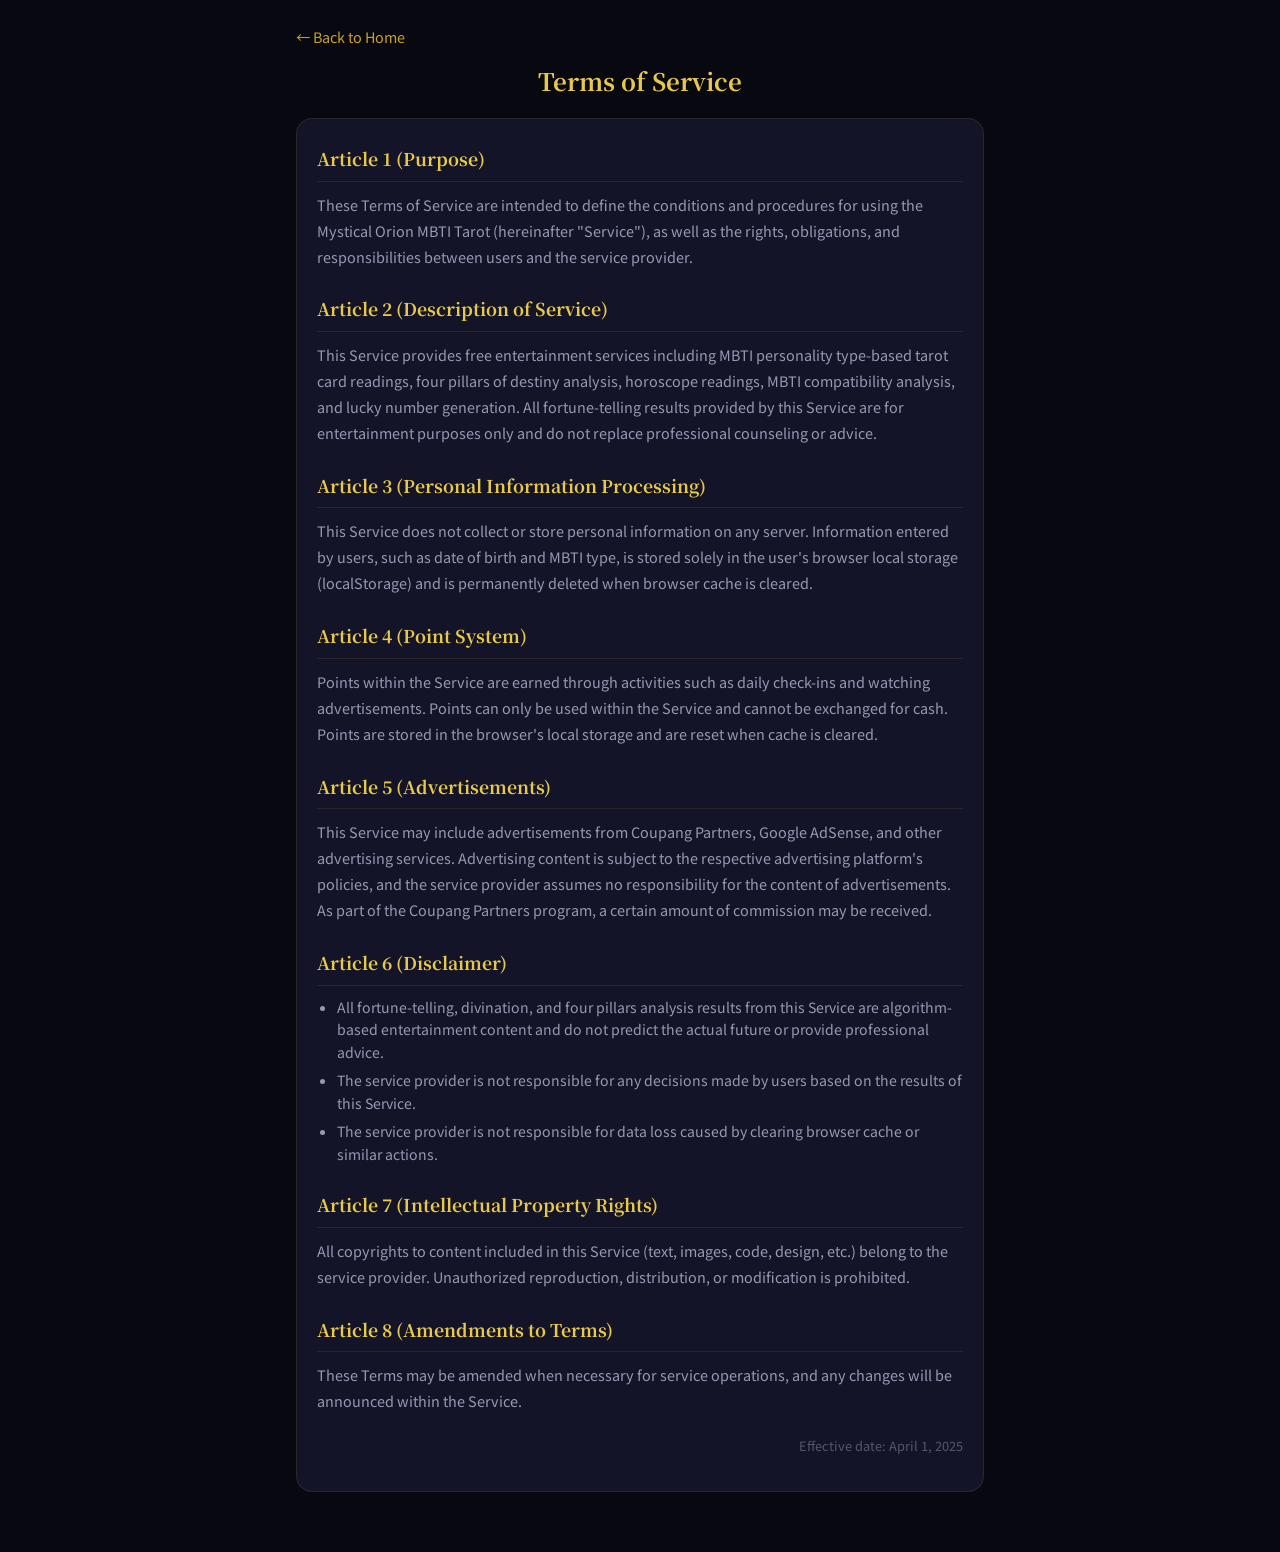
<file: terms.html>
<!DOCTYPE html>
<html lang="ko">
<head>
    <meta charset="UTF-8">
    <meta name="viewport" content="width=device-width, initial-scale=1.0">
    <meta name="theme-color" content="#0a0a1a">
    <title>이용약관 | Mystical Orion MBTI 타로</title>
    <meta name="description" content="Mystical Orion MBTI 타로 서비스 이용약관. 서비스 내용, 개인정보 처리, 포인트 제도, 광고 정책, 면책사항 안내.">
    <meta name="robots" content="index, follow">
    <link rel="canonical" href="https://mbtitarot.com/terms.html">
    <link rel="stylesheet" href="css/style.css">
    <style>
        body { background: var(--bg-primary); min-height: 100vh; }
        .static-page { max-width: 720px; margin: 0 auto; padding: 24px 16px 60px; }
        .static-page .back-home { display: inline-block; color: var(--gold); text-decoration: none; margin-bottom: 16px; font-size: 0.9rem; }
        .static-page .back-home:hover { color: var(--gold-light); }
        .static-page h1 { color: var(--gold-light); font-family: var(--font-serif); font-size: 1.5rem; margin-bottom: 20px; text-align: center; }
    </style>
    <script src="js/pages-i18n-terms.js"></script>
    <script>var PAGE_I18N = typeof TERMS_I18N !== 'undefined' ? TERMS_I18N : {};</script>
    <script src="js/static-i18n.js"></script>
</head>
<body>
<div class="static-page">
    <a href="/" class="back-home"><span data-si18n="back_home">← 홈으로 돌아가기</span></a>
    <h1>이용약관</h1>
    <article class="content-article">
        <h3>제1조 (목적)</h3>
        <p>이 약관은 Mystical Orion MBTI 타로(이하 "서비스")의 이용 조건 및 절차, 이용자와 서비스 제공자 간의 권리·의무 및 책임 사항을 규정함을 목적으로 합니다.</p>

        <h3>제2조 (서비스의 내용)</h3>
        <p>본 서비스는 MBTI 성격 유형 기반 타로 카드 운세, 사주팔자 분석, 별자리 운세, MBTI 궁합 분석, 행운의 번호 생성 등의 무료 엔터테인먼트 서비스를 제공합니다. 본 서비스의 모든 운세 결과는 오락 목적으로 제공되며, 전문적인 상담이나 조언을 대체하지 않습니다.</p>

        <h3>제3조 (개인정보 처리)</h3>
        <p>본 서비스는 서버에 개인정보를 수집·저장하지 않습니다. 이용자가 입력하는 생년월일, MBTI 유형 등의 정보는 오직 이용자의 브라우저 로컬 저장소(localStorage)에만 저장되며, 브라우저 캐시 삭제 시 모든 데이터가 영구적으로 삭제됩니다.</p>

        <h3>제4조 (포인트 제도)</h3>
        <p>서비스 내 포인트는 출석 체크, 광고 시청 등의 활동을 통해 적립됩니다. 포인트는 서비스 내에서만 사용 가능하며 현금으로 환전할 수 없습니다. 포인트는 브라우저 로컬 저장소에 저장되며, 캐시 삭제 시 초기화됩니다.</p>

        <h3>제5조 (광고)</h3>
        <p>본 서비스는 쿠팡 파트너스, Google AdSense 등의 광고를 포함할 수 있습니다. 광고 콘텐츠는 해당 광고 플랫폼의 정책에 따르며, 서비스 제공자는 광고 내용에 대한 책임을 지지 않습니다. 쿠팡 파트너스 활동의 일환으로 일정액의 수수료를 제공받을 수 있습니다.</p>

        <h3>제6조 (면책사항)</h3>
        <ul>
            <li>본 서비스의 운세, 점괘, 사주 분석 등의 결과는 알고리즘에 기반한 엔터테인먼트 콘텐츠이며, 실제 미래를 예측하거나 전문적 조언을 제공하지 않습니다.</li>
            <li>이용자가 서비스 결과를 기반으로 내린 결정에 대해 서비스 제공자는 책임을 지지 않습니다.</li>
            <li>브라우저 캐시 삭제 등으로 인한 데이터 손실에 대해 서비스 제공자는 책임을 지지 않습니다.</li>
        </ul>

        <h3>제7조 (지적재산권)</h3>
        <p>본 서비스에 포함된 모든 콘텐츠(텍스트, 이미지, 코드, 디자인 등)의 저작권은 서비스 제공자에게 귀속됩니다. 무단 복제, 배포, 수정은 금지됩니다.</p>

        <h3>제8조 (약관의 변경)</h3>
        <p>본 약관은 서비스 운영 상 필요한 경우 변경될 수 있으며, 변경 사항은 서비스 내에 공지합니다.</p>

        <p class="content-date">시행일: 2025년 4월 1일</p>
    </article>
    <div class="coupang-ko-only" style="text-align:center;margin:20px 0;display:none">
        <iframe src="https://ads-partners.coupang.com/widgets.html?id=978458&template=carousel&trackingCode=AF1130043&subId=&width=320&height=100&tsource=" width="320" height="100" frameborder="0" scrolling="no" referrerpolicy="unsafe-url" browsingtopics style="max-width:100%"></iframe>
    </div>
    <div class="amazon-ja-only" style="text-align:center;margin:20px 0;display:none">
        <a href="https://www.amazon.co.jp/s?k=%E3%82%BF%E3%83%AD%E3%83%83%E3%83%88+%E5%8D%A0%E3%81%84&tag=horse777-22" target="_blank" rel="noopener" style="display:flex;align-items:center;justify-content:center;gap:10px;padding:14px 16px;background:linear-gradient(135deg,#232f3e,#37475a);border:1px solid #f90;border-radius:12px;text-decoration:none;max-width:480px;margin:0 auto">
            <span style="font-size:1.5rem">🔮</span>
            <span style="color:#fff;font-size:0.85rem;font-weight:600">Amazonでタロット占いを見る →</span>
        </a>
    </div>
</div>
</body>
</html>
</file>
<file: css/style.css>
/* ============================================================
   신비 타로 - 스타일시트
   Mobile-first responsive design
   ============================================================ */

@import url('https://fonts.googleapis.com/css2?family=Noto+Serif+KR:wght@400;700;900&family=Noto+Sans+KR:wght@300;400;500;700&display=swap');
@import url('https://fonts.googleapis.com/css2?family=Noto+Sans+JP:wght@300;400;700&display=swap');

:root {
    --bg-primary: #080810;
    --bg-secondary: #0e0e1e;
    --bg-card: #141428;
    --gold: #c9a227;
    --gold-light: #e8c84a;
    --gold-dark: #8a6e14;
    --text-primary: #e4e4ec;
    --text-secondary: #9898b4;
    --text-dim: #55556e;
    --accent-purple: #8b5cf6;
    --accent-indigo: #6366f1;
    --accent-rose: #e11d48;
    --accent-teal: #14b8a6;
    --border-subtle: rgba(201, 162, 39, 0.12);
    --shadow-gold: 0 0 20px rgba(201, 162, 39, 0.08);
    --font-serif: 'Noto Serif KR', serif;
    --font-sans: 'Noto Sans KR', sans-serif;
}

* { margin: 0; padding: 0; box-sizing: border-box; }

html { font-size: 16px; scroll-behavior: smooth; }

body {
    font-family: var(--font-sans);
    background: var(--bg-primary);
    background-image:
      radial-gradient(ellipse at 15% 30%, rgba(139,92,246,0.05) 0%, transparent 50%),
      radial-gradient(ellipse at 85% 15%, rgba(201,162,39,0.03) 0%, transparent 40%),
      radial-gradient(ellipse at 50% 90%, rgba(99,102,241,0.04) 0%, transparent 50%);
    color: var(--text-primary);
    min-height: 100vh;
    overflow-x: hidden;
    -webkit-font-smoothing: antialiased;
}

/* 파티클 배경 */
#particles {
    position: fixed; top: 0; left: 0;
    width: 100%; height: 100%;
    z-index: 0; pointer-events: none;
}

/* 화면 전환 */
.screen {
    display: none;
    position: relative;
    z-index: 1;
    min-height: 100vh;
    padding: 100px 20px 40px;
    animation: fadeIn 0.6s ease;
}
.screen.active { display: block; }
#landing-screen { padding-top: 36px; }

@keyframes fadeIn {
    from { opacity: 0; transform: translateY(10px); }
    to { opacity: 1; transform: translateY(0); }
}

/* ======== 랜딩 화면 ======== */
.landing-content {
    display: flex; flex-direction: column;
    align-items: center; justify-content: center;
    min-height: 100vh; text-align: center; padding: 20px;
}

.logo-area { margin-bottom: 40px; }

.logo-symbol {
    font-size: 80px; margin-bottom: 16px;
    animation: float 3s ease-in-out infinite;
    filter: drop-shadow(0 0 30px rgba(212, 175, 55, 0.4));
    text-shadow: 0 0 40px rgba(212,175,55,0.3);
}
@keyframes float {
    0%, 100% { transform: translateY(0); }
    50% { transform: translateY(-10px); }
}

.logo-title {
    font-family: var(--font-serif);
    font-size: 1.8rem; font-weight: 900;
    color: var(--gold);
    text-shadow: 0 0 30px rgba(212, 175, 55, 0.3);
    letter-spacing: 6px; margin-bottom: 12px;
    line-height: 1.5;
}

.logo-subtitle {
    font-size: 1rem; color: var(--text-secondary);
    letter-spacing: 4px;
}

.logo-desc {
    max-width: 360px; color: var(--text-dim);
    font-size: 0.9rem; line-height: 1.7; margin: 24px auto;
}

.cache-notice {
    margin-top: 24px; font-size: 0.7rem;
    color: var(--text-dim); line-height: 1.6;
    text-align: center; padding: 12px 16px;
    background: rgba(255,255,255,0.02);
    border: 1px solid rgba(255,255,255,0.05);
    border-radius: 10px;
}
.footer-contact {
    margin-top: 20px; text-align: center;
    padding: 14px 16px;
    background: rgba(255,255,255,0.02);
    border: 1px solid rgba(255,255,255,0.05);
    border-radius: 10px;
}
.footer-contact p {
    font-size: 0.75rem; color: var(--text-dim);
    margin-bottom: 6px;
}
.footer-email {
    font-size: 0.8rem; color: var(--gold);
    letter-spacing: 0.5px;
}
.version-info {
    margin-top: 12px; font-size: 0.7rem;
    color: var(--text-dim); letter-spacing: 2px;
}

/* 출석체크 배너 */
.checkin-banner {
    width: 100%; max-width: 340px;
    margin-bottom: 16px;
}
.checkin-banner-btn {
    display: flex; align-items: center; gap: 12px;
    width: 100%; padding: 14px 18px;
    background: linear-gradient(135deg, #d4af37 0%, #f5d060 50%, #d4af37 100%);
    border: none; border-radius: 14px;
    cursor: pointer; transition: all 0.3s;
    box-shadow: 0 4px 15px rgba(212,175,55,0.4);
    animation: checkin-glow 2s infinite alternate;
}
.checkin-banner-btn:hover { transform: translateY(-2px); box-shadow: 0 6px 20px rgba(212,175,55,0.5); }
.checkin-banner-btn:active { transform: translateY(0); }
.checkin-banner-btn.done {
    background: linear-gradient(135deg, #8a8a8a 0%, #aaa 100%);
    box-shadow: none; animation: none; cursor: default;
}
.checkin-icon { font-size: 2rem; }
.checkin-text-area { flex: 1; text-align: left; }
.checkin-title {
    display: block; font-size: 1rem; font-weight: 800;
    color: #1a1a1a; letter-spacing: 0.5px;
}
.checkin-desc {
    display: block; font-size: 0.78rem;
    color: #4a3a00; margin-top: 2px;
}
.checkin-badge {
    font-size: 1.1rem; font-weight: 900;
    color: #1a1a1a; background: rgba(255,255,255,0.5);
    padding: 6px 12px; border-radius: 20px;
    white-space: nowrap;
}
.checkin-banner-btn.done .checkin-title,
.checkin-banner-btn.done .checkin-desc { color: #fff; }
.checkin-banner-btn.done .checkin-badge { background: rgba(255,255,255,0.2); color: #fff; }
@keyframes checkin-glow {
    0% { box-shadow: 0 4px 15px rgba(212,175,55,0.4); }
    100% { box-shadow: 0 4px 25px rgba(212,175,55,0.7), 0 0 10px rgba(245,208,96,0.3); }
}

/* 랜딩 버튼 그룹 */
.landing-buttons {
    display: flex; flex-direction: column;
    gap: 14px; width: 100%; max-width: 340px;
}

.landing-btn {
    display: flex; align-items: center; gap: 14px;
    width: 100%; padding: 18px 22px;
    border: none; border-radius: 16px;
    cursor: pointer; transition: all 0.3s ease;
    text-align: left;
}
.landing-btn:hover { transform: translateY(-2px); }
.landing-btn:active { transform: translateY(0) scale(0.98); }

.lb-icon {
    font-size: 1.6rem; flex-shrink: 0;
    width: 44px; height: 44px;
    display: flex; align-items: center; justify-content: center;
    border-radius: 12px; background: rgba(255,255,255,0.15);
}
.lb-text {
    display: block;
    font-family: var(--font-serif);
    font-size: 1.05rem; font-weight: 700;
    line-height: 1.3;
}
.lb-sub {
    display: block;
    font-family: var(--font-sans);
    font-size: 0.75rem; font-weight: 400;
    opacity: 0.7; margin-top: 2px;
}

/* 메인 버튼 - 금색 */
.landing-btn.primary {
    background: linear-gradient(135deg, var(--gold), var(--gold-light));
    color: var(--bg-primary);
    box-shadow: 0 4px 20px rgba(212, 175, 55, 0.3);
}
.landing-btn.primary:hover {
    box-shadow: 0 8px 30px rgba(212, 175, 55, 0.4);
}
.landing-btn.primary .lb-icon { background: rgba(0,0,0,0.12); }

/* 오늘의 점 버튼 - 보라색 */
.landing-btn.daily {
    background: linear-gradient(135deg, var(--accent-purple), var(--accent-indigo));
    color: white;
    box-shadow: 0 4px 20px rgba(124, 58, 237, 0.25);
}
.landing-btn.daily:hover {
    box-shadow: 0 8px 30px rgba(124, 58, 237, 0.35);
}

/* 사주팔자 버튼 - 동양풍 */
.landing-btn.saju {
    background: linear-gradient(135deg, #1a1a3e, #2d1b4e);
    color: white;
    border: 1px solid rgba(212,175,55,0.35);
    box-shadow: 0 4px 20px rgba(212,175,55,0.15);
}
.landing-btn.saju:hover {
    box-shadow: 0 8px 30px rgba(212,175,55,0.3);
    border-color: var(--gold);
}
.landing-btn.saju .lb-icon {
    background: rgba(212,175,55,0.1);
    font-size: 1.6rem;
}

/* 로또 버튼 - 행운 그라데이션 */
.landing-btn.lotto {
    background: linear-gradient(135deg, #1a2a1a, #1b3a2b);
    color: white;
    border: 1px solid rgba(74,222,128,0.35);
    box-shadow: 0 4px 20px rgba(74,222,128,0.15);
}
.landing-btn.lotto:hover {
    box-shadow: 0 8px 30px rgba(74,222,128,0.3);
    border-color: #4ade80;
}
.landing-btn.lotto .lb-icon {
    background: rgba(74,222,128,0.1);
    font-size: 1.6rem;
}

/* 도감 버튼 - 아웃라인 */
.landing-btn.browse {
    background: transparent;
    color: var(--text-secondary);
    border: 1px solid var(--border-subtle);
}
.landing-btn.browse:hover {
    border-color: var(--gold);
    color: var(--gold);
    background: rgba(212, 175, 55, 0.04);
}
.landing-btn.browse .lb-icon {
    background: rgba(255,255,255,0.05);
}

/* ======== 입력 화면 ======== */
.input-container {
    max-width: 480px; margin: 0 auto; padding: 40px 0;
}
.input-header { text-align: center; margin-bottom: 40px; }
.input-header h2 {
    font-family: var(--font-serif);
    font-size: 1.8rem; color: var(--gold); margin-bottom: 8px;
}
.input-header p { color: var(--text-secondary); font-size: 0.9rem; }

.form-group { margin-bottom: 24px; }
.form-group label {
    display: block; font-size: 0.85rem; font-weight: 500;
    color: var(--gold); margin-bottom: 8px; letter-spacing: 1px;
}

.form-group input[type="text"],
.form-group input[type="date"],
.form-group select {
    width: 100%; padding: 14px 16px;
    font-family: var(--font-sans); font-size: 1rem;
    color: var(--text-primary); background: var(--bg-secondary);
    border: 1px solid var(--border-subtle); border-radius: 12px;
    outline: none; transition: border-color 0.3s;
}
.form-group input:focus, .form-group select:focus {
    border-color: var(--gold);
    box-shadow: 0 0 0 3px rgba(212, 175, 55, 0.1);
}

.gender-options { display: flex; gap: 12px; }
.gender-option { flex: 1; }
.gender-option input[type="radio"] { display: none; }
.gender-option label {
    display: flex; align-items: center; justify-content: center; gap: 8px;
    padding: 14px; background: var(--bg-secondary);
    border: 1px solid var(--border-subtle); border-radius: 12px;
    cursor: pointer; transition: all 0.3s;
    font-size: 1rem; color: var(--text-secondary);
}
.gender-option input:checked + label {
    border-color: var(--gold);
    background: rgba(212, 175, 55, 0.08);
    color: var(--gold);
}

.submit-btn {
    width: 100%; padding: 16px;
    font-family: var(--font-serif);
    font-size: 1.1rem; font-weight: 700;
    color: var(--bg-primary);
    background: linear-gradient(135deg, var(--gold), var(--gold-light));
    border: none; border-radius: 12px;
    cursor: pointer; transition: all 0.3s; margin-top: 16px;
}
.submit-btn:hover { box-shadow: 0 4px 20px rgba(212, 175, 55, 0.3); }

/* ======== 로딩 화면 ======== */
.loading-content {
    display: flex; flex-direction: column;
    align-items: center; justify-content: center;
    min-height: 100vh; text-align: center;
}

.loading-circle {
    position: relative;
    width: 120px; height: 120px;
    margin-bottom: 32px;
}

.loading-symbol {
    position: absolute;
    top: 50%; left: 50%;
    transform: translate(-50%, -50%);
    font-size: 48px;
    color: var(--gold);
    animation: pulse 1.5s ease-in-out infinite;
    filter: drop-shadow(0 0 15px rgba(212, 175, 55, 0.5));
}

.loading-bagua {
    position: absolute; top: 0; left: 0;
    width: 100%; height: 100%;
    display: flex; align-items: center; justify-content: center;
    font-size: 14px; color: var(--gold);
    opacity: 0.4; letter-spacing: 2px;
    animation: rotateSlow 8s linear infinite;
}

@keyframes rotateSlow { to { transform: rotate(360deg); } }
@keyframes pulse {
    0%, 100% { transform: translate(-50%, -50%) scale(1); opacity: 1; }
    50% { transform: translate(-50%, -50%) scale(1.1); opacity: 0.7; }
}

.loading-text {
    font-family: var(--font-serif);
    font-size: 1rem; color: var(--text-secondary);
    margin-bottom: 16px;
    transition: opacity 0.3s;
}

.loading-dots {
    display: flex; gap: 8px;
}
.loading-dots span {
    width: 8px; height: 8px;
    border-radius: 50%;
    background: var(--gold);
    animation: dotPulse 1.4s ease-in-out infinite;
}
.loading-dots span:nth-child(2) { animation-delay: 0.2s; }
.loading-dots span:nth-child(3) { animation-delay: 0.4s; }

@keyframes dotPulse {
    0%, 80%, 100% { opacity: 0.2; transform: scale(0.8); }
    40% { opacity: 1; transform: scale(1.2); }
}

/* ======== 사주 결과 화면 ======== */
.result-container {
    max-width: 600px; margin: 0 auto; padding: 20px 0;
}

.result-header { text-align: center; margin-bottom: 32px; }
.result-header h2 {
    font-family: var(--font-serif);
    font-size: 1.6rem; color: var(--gold); margin-bottom: 8px;
}
.birth-info { color: var(--text-secondary); font-size: 0.9rem; }
.birth-info-sub {
    margin-top: 4px; font-size: 0.75rem; color: var(--text-dim);
}

/* 4주 표시 */
.pillars-container {
    display: grid; grid-template-columns: repeat(4, 1fr);
    gap: 8px; margin-bottom: 32px;
}

.pillar {
    text-align: center;
    opacity: 0; transform: translateY(20px);
    transition: all 0.5s ease;
}
.pillar.show { opacity: 1; transform: translateY(0); }

.pillar-label {
    font-size: 0.8rem; color: var(--text-dim);
    margin-bottom: 4px; font-weight: 500;
}
.pillar-yukchin {
    font-size: 0.75rem; color: var(--gold);
    margin-bottom: 6px; letter-spacing: 1px;
}

.pillar-cell {
    padding: 16px 8px; border-radius: 12px;
    border: 1px solid; margin-bottom: 4px;
    transition: transform 0.3s;
}
.pillar-cell:hover { transform: scale(1.05); }

.cell-char {
    display: block; font-family: var(--font-serif);
    font-size: 1.8rem; font-weight: 900; color: var(--text-primary);
}
.cell-hanja {
    display: block; font-size: 0.75rem;
    color: var(--text-dim); margin-top: 2px;
}
.cell-oheng {
    display: block; font-size: 0.7rem; margin-top: 4px;
}

/* 오행 분석 */
.oheng-analysis {
    background: var(--bg-secondary); border-radius: 16px;
    padding: 20px; margin-bottom: 24px;
    border: 1px solid var(--border-subtle);
}
.oheng-analysis h3 {
    font-family: var(--font-serif);
    font-size: 1rem; color: var(--gold);
    margin-bottom: 16px; text-align: center;
}
.oheng-bars { display: flex; flex-direction: column; gap: 10px; }
.oheng-bar-item { display: flex; align-items: center; gap: 10px; }
.oheng-label {
    width: 48px; font-size: 0.85rem;
    font-weight: 500; text-align: right;
}
.oheng-bar-track {
    flex: 1; height: 8px;
    background: rgba(255, 255, 255, 0.05);
    border-radius: 4px; overflow: hidden;
}
.oheng-bar-fill {
    height: 100%; border-radius: 4px;
    transition: width 1s ease-out;
}
.oheng-count {
    width: 28px; font-size: 0.85rem;
    color: var(--text-secondary); text-align: center;
}
.oheng-empty { color: #f87171; font-weight: 700; }

/* 일간 정보 */
.day-master-info {
    background: var(--bg-secondary); border-radius: 16px;
    padding: 24px; text-align: center;
    border: 1px solid var(--border-subtle); margin-bottom: 24px;
}
.dm-symbol { font-size: 48px; margin-bottom: 12px; }
.day-master-info h3 {
    font-family: var(--font-serif);
    font-size: 1.2rem; color: var(--gold); margin-bottom: 4px;
}
.dm-subtitle {
    font-size: 0.8rem; color: var(--text-dim); margin-bottom: 12px;
}
.dm-desc {
    color: var(--text-secondary);
    font-size: 0.9rem; line-height: 1.6; margin-bottom: 16px;
}
.dm-keywords {
    display: flex; flex-wrap: wrap;
    justify-content: center; gap: 8px;
}
.keyword-tag {
    padding: 4px 12px;
    background: rgba(212, 175, 55, 0.1);
    border: 1px solid rgba(212, 175, 55, 0.2);
    border-radius: 20px; font-size: 0.8rem; color: var(--gold);
}

/* 세운 (올해 운세) */
.year-fortune {
    background: var(--bg-secondary); border-radius: 16px;
    padding: 24px; margin-bottom: 24px;
    border: 1px solid var(--border-subtle);
}
.year-fortune h3 {
    font-family: var(--font-serif);
    font-size: 1rem; color: var(--gold);
    margin-bottom: 16px; text-align: center;
}
.year-fortune-row {
    display: flex; gap: 16px; align-items: center;
}
.year-fortune-card {
    flex-shrink: 0;
    display: flex; flex-direction: column;
    align-items: center; gap: 4px;
    padding: 16px 12px;
    background: rgba(212, 175, 55, 0.06);
    border: 1px solid var(--border-subtle);
    border-radius: 12px; min-width: 80px;
}
.yf-symbol { font-size: 28px; }
.yf-text {
    font-family: var(--font-serif);
    font-size: 0.85rem; font-weight: 700; color: var(--text-primary);
}
.yf-sub { font-size: 0.7rem; color: var(--text-dim); }

.year-fortune-detail { flex: 1; }
.yf-yukchin {
    font-size: 0.9rem; color: var(--text-primary);
    margin-bottom: 8px;
}
.yf-badge {
    display: inline-block; padding: 2px 10px;
    background: rgba(212, 175, 55, 0.15);
    border: 1px solid var(--border-subtle);
    border-radius: 12px; font-weight: 700;
    color: var(--gold); font-size: 0.85rem;
}
.yf-reading {
    font-size: 0.85rem; color: var(--text-secondary);
    line-height: 1.6;
}

/* 버튼 그룹 */
.btn-group {
    display: flex; flex-direction: column;
    gap: 12px; margin-top: 24px;
}
.btn-primary {
    padding: 16px;
    font-family: var(--font-serif);
    font-size: 1.05rem; font-weight: 700;
    color: var(--bg-primary);
    background: linear-gradient(135deg, var(--gold), var(--gold-light));
    border: none; border-radius: 12px;
    cursor: pointer; transition: all 0.3s;
}
.btn-outline {
    padding: 14px;
    font-family: var(--font-sans);
    font-size: 0.95rem; font-weight: 500;
    color: var(--gold);
    background: transparent;
    border: 1px solid var(--gold);
    border-radius: 12px;
    cursor: pointer; transition: all 0.3s;
}
.btn-outline:hover {
    background: rgba(212, 175, 55, 0.08);
}
.btn-secondary {
    padding: 14px;
    font-family: var(--font-sans);
    font-size: 0.95rem; font-weight: 500;
    color: var(--text-secondary);
    background: var(--bg-secondary);
    border: 1px solid var(--border-subtle);
    border-radius: 12px;
    cursor: pointer; transition: all 0.3s;
}
.btn-primary:hover, .btn-secondary:hover { transform: translateY(-1px); }

/* ======== 주제 선택 화면 ======== */
.topic-container {
    max-width: 480px; margin: 0 auto; padding: 40px 0;
}
.topic-header { text-align: center; margin-bottom: 32px; }
.topic-header h2 {
    font-family: var(--font-serif);
    font-size: 1.6rem; color: var(--gold); margin-bottom: 8px;
}
.topic-header p { color: var(--text-secondary); font-size: 0.9rem; }

.topic-grid {
    display: grid; grid-template-columns: repeat(3, 1fr);
    gap: 12px; margin-bottom: 24px;
}
.topic-card {
    background: var(--bg-secondary);
    border: 1px solid var(--border-subtle);
    border-radius: 16px; padding: 24px 16px;
    text-align: center; cursor: pointer;
    transition: all 0.3s;
}
.topic-card:hover {
    border-color: var(--gold);
    transform: translateY(-3px);
    box-shadow: var(--shadow-gold);
}
.topic-card:active {
    transform: translateY(0);
}
.topic-card:last-child:nth-child(odd) {
    grid-column: 1 / -1;
}
.topic-icon { font-size: 40px; margin-bottom: 8px; }
.topic-name {
    font-family: var(--font-serif);
    font-size: 1.1rem; font-weight: 700;
    color: var(--text-primary); margin-bottom: 4px;
}
.topic-desc { font-size: 0.8rem; color: var(--text-dim); }

/* ======== 점괘 화면 ======== */
.reading-container {
    max-width: 600px; margin: 0 auto; padding: 20px 0;
    overflow: visible;
}
.reading-header { text-align: center; margin-bottom: 32px; }
.reading-icon { font-size: 48px; display: block; margin-bottom: 12px; }
.reading-header h2 {
    font-family: var(--font-serif);
    font-size: 1.6rem; color: var(--gold); margin-bottom: 8px;
}
.reading-header p { color: var(--text-secondary); font-size: 0.9rem; }

/* 카드 스프레드 */
.card-spread {
    display: flex; justify-content: center;
    gap: 16px; margin-bottom: 40px;
    perspective: 1000px;
    min-height: 240px;
    align-items: flex-start;
    overflow: visible;
}
.tarot-card-wrapper {
    text-align: center;
    animation: cardDeal 0.6s ease forwards;
    opacity: 0;
    min-width: 160px;
    flex-shrink: 0;
}
@keyframes cardDeal {
    from { opacity: 0; transform: translateY(-20px); }
    to { opacity: 1; transform: translateY(0); }
}
.card-position-label {
    font-size: 0.7rem; color: var(--gold);
    margin-bottom: 8px; font-weight: 500; letter-spacing: 1.5px;
    text-transform: uppercase;
    opacity: 0.8;
}

.tarot-card {
    width: 160px; height: 260px;
    cursor: pointer; perspective: 600px;
    user-select: none; -webkit-user-select: none;
    -webkit-tap-highlight-color: transparent;
    filter: drop-shadow(0 4px 12px rgba(0,0,0,0.3));
    position: relative;
    display: inline-block;
    margin: 0 auto;
}
.card-inner {
    position: relative; width: 100%; height: 100%;
    transition: transform 0.8s cubic-bezier(0.4, 0, 0.2, 1);
    transform-style: preserve-3d;
}
.tarot-card.flipped .card-inner {
    transform: rotateY(180deg);
}
.card-front, .card-back {
    position: absolute; width: 100%; height: 100%;
    backface-visibility: hidden;
    border-radius: 12px; overflow: hidden;
}

/* ═══ 카드 앞면 (커버 디자인 — 타로 느낌) ═══ */
.card-front {
    background:
      radial-gradient(ellipse at 50% 30%, rgba(201,162,39,0.12) 0%, transparent 60%),
      linear-gradient(160deg, #100820 0%, #1a0c35 40%, #0d0618 100%);
    border: 2px solid var(--gold);
    display: flex; flex-direction: column;
    align-items: center; justify-content: center;
    box-shadow: inset 0 0 40px rgba(201,162,39,0.04);
}
.card-pattern {
    position: absolute; inset: 7px;
    border: 1px solid rgba(201,162,39,0.35);
    border-radius: 8px;
    z-index: 0; pointer-events: none;
    background:
      repeating-conic-gradient(
        rgba(201,162,39,0.03) 0deg 30deg,
        transparent 30deg 60deg
      );
}
.card-pattern::before {
    content: ''; position: absolute; inset: 5px;
    border: 1px solid rgba(201,162,39,0.18);
    border-radius: 6px;
}
.card-pattern::after {
    content: '☽ ✦ ☾';
    position: absolute; bottom: 6px; left: 0; right: 0;
    text-align: center;
    font-size: 0.45rem; color: rgba(201,162,39,0.3);
    letter-spacing: 4px;
}
.card-center-symbol {
    font-size: 42px; color: var(--gold);
    text-shadow: 0 0 24px rgba(201,162,39,0.4),
                 0 0 60px rgba(139,92,246,0.15);
    z-index: 2; animation: cardGlow 3s ease-in-out infinite;
    display: block; text-align: center;
    line-height: 1;
    position: relative;
}
@keyframes cardGlow {
    0%,100% { text-shadow: 0 0 24px rgba(201,162,39,0.4), 0 0 60px rgba(139,92,246,0.1); }
    50% { text-shadow: 0 0 32px rgba(201,162,39,0.6), 0 0 80px rgba(139,92,246,0.2); }
}
.card-subtitle {
    font-family: var(--font-serif);
    font-size: 0.55rem; color: rgba(201,162,39,0.6);
    letter-spacing: 2px; margin-top: 10px; z-index: 2;
    white-space: nowrap; position: relative;
    overflow: hidden; text-overflow: ellipsis;
    max-width: 90%; text-align: center;
    text-transform: uppercase;
}

/* ═══ 카드 뒷면 (카드 정보) ═══ */
.card-back {
    background:
      radial-gradient(ellipse at 50% 0%, rgba(var(--card-r,26),var(--card-g,16),var(--card-b,64),0.3) 0%, transparent 60%),
      linear-gradient(180deg, #0e0a1e 0%, #0a0814 100%);
    border: 1.5px solid var(--card-color, rgba(201,162,39,0.5));
    transform: rotateY(180deg);
    display: flex; flex-direction: column;
    align-items: center; padding: 12px 10px;
    gap: 3px;
    box-shadow: inset 0 0 30px rgba(0,0,0,0.3);
    overflow: hidden;
}
.card-top-info {
    display: flex; justify-content: space-between;
    width: 100%; margin-bottom: 2px;
}
.card-element-badge {
    font-size: 0.55rem; padding: 2px 7px;
    border-radius: 10px; color: white; font-weight: 600;
    letter-spacing: 0.3px;
    opacity: 0.9;
}
.card-pillar-badge {
    font-size: 0.55rem; color: var(--text-secondary);
    padding: 2px 6px;
    background: rgba(255,255,255,0.06);
    border-radius: 10px;
}
.card-symbol {
    font-size: 40px; margin: 6px 0;
    filter: drop-shadow(0 2px 8px rgba(0,0,0,0.4));
}
.card-title {
    font-family: var(--font-serif);
    font-size: 0.85rem; color: var(--gold-light);
    font-weight: 700; margin-bottom: 2px;
    text-shadow: 0 1px 6px rgba(0,0,0,0.6);
    letter-spacing: 0.3px;
    word-break: keep-all;
    line-height: 1.3;
    padding: 0 2px;
}
.card-hanja {
    font-size: 0.65rem; color: var(--text-dim);
    letter-spacing: 3px; opacity: 0.7;
}
.card-divider {
    width: 40px; height: 1px;
    background: linear-gradient(90deg, transparent, var(--card-color, var(--gold)), transparent);
    margin: 4px 0;
    opacity: 0.6;
}
/* 카드 코너 장식 */
.card-corner-tl, .card-corner-br {
    position: absolute; z-index: 1;
    font-size: 0.5rem; color: rgba(201,162,39,0.25);
    letter-spacing: 1px;
}
.card-corner-tl { top: 14px; left: 14px; }
.card-corner-br { bottom: 14px; right: 14px; transform: rotate(180deg); }

/* 방향 뱃지 */
.card-dir-badge {
    font-size: 0.65rem;
    padding: 2px 8px;
    border: 1px solid;
    border-radius: 10px;
    background: rgba(0,0,0,0.2);
}
.card-animal-symbol { font-size: 0.75rem; }
.card-animal-name {
    font-size: 0.6rem; color: var(--text-secondary);
    margin-bottom: 2px;
}
.card-keywords {
    display: flex; gap: 3px;
    flex-wrap: wrap; justify-content: center;
    margin-top: auto;
}
.card-keywords span {
    font-size: 0.55rem; padding: 2px 6px;
    background: rgba(201,162,39,0.08);
    border: 1px solid rgba(201,162,39,0.12);
    border-radius: 10px; color: var(--gold);
    letter-spacing: 0.2px;
}

/* 점사 해석 */
.reading-interpretation {
    background: linear-gradient(180deg, var(--bg-secondary), rgba(18,18,42,0.8));
    border-radius: 20px;
    padding: 28px; border: 1px solid var(--border-subtle);
    margin-bottom: 20px;
    position: relative; overflow: hidden;
}
.reading-interpretation::before {
    content: ''; position: absolute; top: 0; left: 0; right: 0;
    height: 1px;
    background: linear-gradient(90deg, transparent, rgba(212,175,55,0.3), transparent);
}
.reading-interpretation h3 {
    font-family: var(--font-serif);
    font-size: 1.1rem; color: var(--gold);
    margin-bottom: 20px; text-align: center;
}
.reading-paragraph {
    margin-bottom: 16px; padding-left: 16px;
    border-left: 2px solid var(--border-subtle);
    animation: fadeSlideIn 0.5s ease forwards;
    opacity: 0;
}
@keyframes fadeSlideIn {
    from { opacity: 0; transform: translateX(-10px); }
    to { opacity: 1; transform: translateX(0); }
}
.reading-paragraph p {
    color: var(--text-secondary);
    font-size: 0.9rem; line-height: 1.7;
}

/* 카드 요약 */
.reading-summary {
    background: var(--bg-secondary); border-radius: 16px;
    padding: 20px; border: 1px solid var(--border-subtle);
    margin-bottom: 24px;
}
.reading-summary h4 {
    font-family: var(--font-serif);
    font-size: 0.9rem; color: var(--gold);
    margin-bottom: 12px; text-align: center;
}
.summary-cards {
    display: flex; flex-direction: column; gap: 8px;
}
.summary-card-item {
    display: flex; align-items: center; gap: 10px;
    padding: 8px 12px;
    background: rgba(255, 255, 255, 0.03);
    border-radius: 8px;
}
.sci-position {
    font-size: 0.75rem; color: var(--text-dim);
    min-width: 70px;
}
.sci-name {
    flex: 1; font-size: 0.85rem;
    color: var(--text-primary);
}
.sci-element {
    font-size: 0.75rem; font-weight: 700;
}

/* ======== 토스트 ======== */
#toast {
    position: fixed; bottom: 30px; left: 50%;
    transform: translateX(-50%) translateY(100px);
    padding: 12px 24px;
    background: var(--bg-card); color: var(--gold);
    border: 1px solid var(--gold); border-radius: 8px;
    font-size: 0.9rem; z-index: 9999;
    transition: transform 0.3s ease; white-space: nowrap;
}
#toast.show {
    transform: translateX(-50%) translateY(0);
}

/* ======== 반응형 ======== */
@media (min-width: 768px) {
    .logo-title { font-size: 2.2rem; }
    .tarot-card { width: 180px; height: 290px; }
    .card-spread { gap: 24px; }
    .card-symbol { font-size: 48px; }
    .card-title { font-size: 1rem; }
    .card-flip { width: 190px; height: 300px; }
    .pillars-container { gap: 16px; }
    .cell-char { font-size: 2.2rem; }
    .pillar-cell { padding: 20px 12px; }
    .year-fortune-row { gap: 24px; }
}

@media (max-width: 360px) {
    .tarot-card { width: 130px; height: 210px; }
    .card-spread { gap: 8px; }
    .card-symbol { font-size: 30px; }
    .card-title { font-size: 0.75rem; }
    .card-flip { width: 145px; height: 230px; }
    .cell-char { font-size: 1.5rem; }
    .logo-title { font-size: 1.5rem; letter-spacing: 3px; }
    .pillars-container { gap: 4px; }
    .year-fortune-row { flex-direction: column; }
}

/* ======== 오늘의 카드 점 ======== */

/* 질문 입력 */
.question-textarea {
    width: 100%; padding: 14px 16px;
    font-family: var(--font-sans); font-size: 1rem;
    color: var(--text-primary); background: var(--bg-secondary);
    border: 1px solid var(--border-subtle); border-radius: 12px;
    outline: none; transition: border-color 0.3s;
    resize: none; line-height: 1.6;
}
.question-textarea:focus {
    border-color: var(--accent-purple);
    box-shadow: 0 0 0 3px rgba(124, 58, 237, 0.1);
}
.question-textarea::placeholder { color: var(--text-dim); }
.char-count {
    text-align: right; font-size: 0.75rem;
    color: var(--text-dim); margin-top: 4px;
}

/* 셔플 애니메이션 */
.shuffle-visual {
    width: 200px; height: 120px;
    margin: 0 auto 32px; position: relative;
}
.shuffle-cards {
    position: relative; width: 100%; height: 100%;
    display: flex; align-items: center; justify-content: center;
}
.shuffle-card {
    position: absolute;
    width: 60px; height: 90px;
    background: linear-gradient(135deg, #1a1040, #2a1060);
    border: 2px solid var(--gold); border-radius: 8px;
    display: flex; align-items: center; justify-content: center;
    color: var(--gold); font-size: 20px;
    animation: shuffleMove 0.6s ease-in-out infinite alternate;
}
@keyframes shuffleMove {
    0% { transform: translateX(-30px) rotate(-10deg); }
    100% { transform: translateX(30px) rotate(10deg); }
}
.shuffle-card:nth-child(2) { animation-delay: 0.1s; }
.shuffle-card:nth-child(3) { animation-delay: 0.2s; }
.shuffle-card:nth-child(4) { animation-delay: 0.3s; }
.shuffle-card:nth-child(5) { animation-delay: 0.4s; }
.shuffle-card:nth-child(6) { animation-delay: 0.5s; }
.shuffle-card:nth-child(7) { animation-delay: 0.6s; }

/* 카드 뽑기 */
.pick-container {
    max-width: 600px; margin: 0 auto; padding: 20px 0;
}
.pick-header { text-align: center; margin-bottom: 24px; }
.pick-header h2 {
    font-family: var(--font-serif);
    font-size: 1.3rem; color: var(--gold); margin-bottom: 6px;
}
.pick-subtitle {
    font-size: 0.85rem; color: var(--text-secondary); margin-top: 4px;
}

/* 라운드 인디케이터 */
.pick-round-indicator {
    display: flex; justify-content: center; gap: 16px;
    margin-bottom: 12px;
}
.round-dot {
    font-size: 1.2rem; opacity: 0.3; transition: all 0.3s;
}
.round-dot.active {
    opacity: 1; transform: scale(1.3);
    filter: drop-shadow(0 0 6px var(--gold));
}
.round-dot.done { opacity: 0.7; }

/* 스프레드 선택 */
.spread-selector {
    display: flex; gap: 16px; justify-content: center;
    margin-top: 12px;
}
.spread-option {
    flex: 1; max-width: 180px; padding: 24px 16px 20px;
    background: linear-gradient(180deg, rgba(30,30,70,0.95), rgba(20,20,50,0.9));
    border: 2px solid rgba(255,255,255,0.08);
    border-radius: 16px; cursor: pointer;
    text-align: center; transition: all 0.3s;
    position: relative; overflow: hidden;
}
.spread-option::before {
    content: ''; position: absolute; top: 0; left: 0; right: 0;
    height: 3px; background: transparent; transition: background 0.3s;
}
.spread-option:hover {
    border-color: rgba(212, 175, 55, 0.4);
    background: linear-gradient(180deg, rgba(40,35,80,0.95), rgba(25,25,55,0.9));
    transform: translateY(-2px);
}
.spread-option.active {
    border-color: var(--gold);
    background: linear-gradient(180deg, rgba(212,175,55,0.12), rgba(212,175,55,0.04));
    box-shadow: 0 0 20px rgba(212, 175, 55, 0.2), 0 4px 16px rgba(0,0,0,0.3);
    transform: translateY(-2px);
}
.spread-option.active::before {
    background: linear-gradient(90deg, transparent, var(--gold), transparent);
}
.spread-cards-preview {
    font-size: 2.2rem; margin-bottom: 12px;
    letter-spacing: 2px;
    filter: drop-shadow(0 2px 4px rgba(0,0,0,0.3));
}
.spread-option.active .spread-cards-preview {
    filter: drop-shadow(0 0 8px rgba(212,175,55,0.4));
}
.spread-name {
    font-family: var(--font-serif);
    font-size: 1.15rem; font-weight: 800;
    color: var(--text-primary); margin-bottom: 8px;
    letter-spacing: 1px;
}
.spread-option.active .spread-name {
    color: var(--gold);
}
.spread-desc {
    font-size: 0.78rem; color: var(--text-dim);
    line-height: 1.5;
}
.spread-option.active .spread-desc {
    color: var(--text-secondary);
}

.pick-grid {
    display: grid;
    grid-template-columns: repeat(9, 1fr);
    gap: 4px; margin-bottom: 24px;
    max-height: 60vh; overflow-y: auto;
    padding: 4px;
}

.pick-card {
    aspect-ratio: 2/3;
    cursor: pointer;
    transition: all 0.3s cubic-bezier(0.4,0,0.2,1);
    border-radius: 8px;
    overflow: hidden;
    position: relative;
}
.pick-card:hover { transform: translateY(-4px) scale(1.02); }
.pick-card:active { transform: scale(0.96); }

.pick-card-inner {
    width: 100%; height: 100%;
}
.pick-card-back {
    width: 100%; height: 100%;
    background:
      radial-gradient(ellipse at 50% 30%, rgba(201,162,39,0.08) 0%, transparent 60%),
      linear-gradient(160deg, #100820 0%, #1a0c35 50%, #0d0618 100%);
    border: 1.5px solid rgba(201,162,39,0.25);
    border-radius: 8px;
    display: flex; flex-direction: column;
    align-items: center; justify-content: center;
    gap: 3px;
    transition: all 0.3s;
    box-shadow: 0 2px 8px rgba(0,0,0,0.3);
}
.pick-card-back span {
    font-size: 14px; color: var(--gold); opacity: 0.5;
    filter: drop-shadow(0 0 4px rgba(201,162,39,0.3));
}
.pick-card-back small {
    font-size: 0.5rem; color: var(--text-dim);
    letter-spacing: 1px;
}

.pick-card.picked .pick-card-back {
    border-color: var(--accent-purple);
    background:
      radial-gradient(ellipse at 50% 30%, rgba(139,92,246,0.15) 0%, transparent 60%),
      linear-gradient(160deg, #1a0840 0%, #2a1060 50%, #15083a 100%);
    box-shadow: 0 0 16px rgba(139,92,246,0.3), 0 4px 12px rgba(0,0,0,0.3);
}
.pick-card.picked .pick-card-back span {
    opacity: 1; color: #a78bfa;
}
.pick-card.picked::after {
    content: '✦';
    position: absolute; top: 4px; right: 6px;
    color: #a78bfa; font-size: 0.65rem;
    font-weight: 700;
    text-shadow: 0 0 8px rgba(139,92,246,0.5);
}

.card-combo-subtitle {
    font-size: 0.65rem; color: var(--text-dim);
    margin-top: 2px; text-align: center;
}

/* 카드 점 결과 */
.daily-question-display {
    color: var(--text-secondary); font-size: 0.95rem;
    font-style: italic; margin-top: 8px;
    padding: 8px 16px;
    background: rgba(255,255,255,0.03);
    border-radius: 8px; display: inline-block;
}

.reading-card-section {
    margin-bottom: 20px;
    padding: 16px;
    background: rgba(255,255,255,0.02);
    border-radius: 12px;
    border-left: 3px solid var(--border-subtle);
    animation: fadeSlideIn 0.5s ease forwards;
    opacity: 0;
}
.reading-card-section.combination {
    border-left-color: var(--gold);
    background: rgba(212, 175, 55, 0.04);
}
.reading-card-section.topic-advice {
    border-left-color: var(--accent-purple);
    background: rgba(124, 58, 237, 0.04);
}

.rcs-header {
    display: flex; align-items: center; gap: 8px;
    margin-bottom: 10px; flex-wrap: wrap;
}
.rcs-icon { font-size: 1.1rem; }
.rcs-position {
    font-family: var(--font-serif);
    font-size: 0.9rem; font-weight: 700;
    color: var(--gold);
}
.rcs-card {
    font-size: 0.85rem; font-weight: 500;
}
.rcs-oheng-dots {
    font-size: 1rem; letter-spacing: 4px;
}
.rcs-text {
    font-size: 0.9rem; color: var(--text-secondary);
    line-height: 1.7;
}

/* 종합점사 섹션 */
.comprehensive-section {
    margin: 24px 0;
    padding: 20px;
    background: linear-gradient(135deg, rgba(212,175,55,0.06), rgba(124,58,237,0.04));
    border: 1px solid rgba(212, 175, 55, 0.2);
    border-radius: 16px;
    animation: fadeSlideIn 0.6s ease forwards;
    opacity: 0;
}
.comprehensive-section h3 {
    font-family: var(--font-serif);
    font-size: 1.1rem; color: var(--gold);
    margin-bottom: 14px;
}
.comprehensive-text {
    font-size: 0.93rem; color: var(--text-primary);
    line-height: 2.0; word-break: keep-all;
    letter-spacing: -0.01em;
}
.comprehensive-text p { margin-bottom: 12px; }
.comprehensive-text p:last-child { margin-bottom: 0; }
.comprehensive-text strong {
    color: var(--gold); font-weight: 600;
    background: rgba(212,175,55,0.08);
    padding: 1px 4px; border-radius: 3px;
}

/* 카드 사전 (접기/펼치기) */
.card-dictionary-section {
    margin-top: 24px;
}
.card-dictionary-section h3 {
    font-family: var(--font-serif);
    font-size: 1rem; color: var(--text-dim);
    margin-bottom: 12px;
}
.card-dict-item {
    margin-bottom: 8px;
}
.card-dict-item summary {
    display: flex; align-items: center; gap: 8px;
    padding: 10px 14px;
    background: rgba(255,255,255,0.02);
    border-radius: 8px; border-left: 3px solid var(--border-subtle);
    cursor: pointer; list-style: none;
    transition: background 0.2s;
}
.card-dict-item summary::-webkit-details-marker { display: none; }
.card-dict-item summary:hover { background: rgba(255,255,255,0.04); }
.card-dict-item[open] summary { background: rgba(255,255,255,0.04); }
.card-dict-item[open] .dict-toggle { transform: rotate(90deg); }
.dict-symbol { font-size: 1.1rem; }
.dict-name {
    flex: 1; font-size: 0.85rem; color: var(--text-secondary);
}
.dict-toggle {
    font-size: 0.7rem; color: var(--text-dim);
    transition: transform 0.2s;
}
.dict-content {
    padding: 12px 14px 12px 20px;
    font-size: 0.85rem; color: var(--text-dim);
    line-height: 1.7;
}
.dict-keywords {
    margin-top: 8px; display: flex; gap: 6px; flex-wrap: wrap;
}
.dict-kw {
    padding: 2px 8px; font-size: 0.7rem;
    background: rgba(255,255,255,0.05);
    border-radius: 10px; color: var(--text-secondary);
}

/* dict-card (app.js 결과 카드 사전) */
.dict-card {
    margin-bottom: 8px;
}
.dict-card summary {
    display: flex; align-items: center; gap: 8px;
    padding: 10px 14px;
    background: rgba(255,255,255,0.02);
    border-radius: 8px; border-left: 3px solid var(--border-subtle);
    cursor: pointer; list-style: none;
    transition: background 0.2s;
    font-size: 0.85rem; color: var(--text-secondary);
}
.dict-card summary::-webkit-details-marker { display: none; }
.dict-card summary:hover { background: rgba(255,255,255,0.04); }
.dict-card[open] summary { background: rgba(255,255,255,0.04); border-left-color: var(--gold); }
.dict-body {
    padding: 12px 14px 12px 20px;
    font-size: 0.85rem; color: var(--text-secondary);
    line-height: 1.7;
}

/* 도감 카드 내부 요소 */
.g-emoji { font-size: 2.2rem; display: block; margin-bottom: 6px; }
.g-name {
  font-size: 0.8rem; color: var(--text-primary);
  font-weight: 600; font-family: var(--font-serif);
  margin-bottom: 2px;
}
.g-number { font-size: 0.65rem; color: var(--text-dim); letter-spacing: 1px; }
.g-element { font-size: 0.7rem; margin-top: 4px; }

/* reversed 카드 인디케이터 */
.reversed-card .card-back::after {
    content: '↻'; position: absolute; top: 4px; right: 6px;
    font-size: 0.7rem; color: #f87171;
}

@media (max-width: 420px) {
    .pick-grid { grid-template-columns: repeat(7, 1fr); gap: 4px; }
    .spread-option { padding: 20px 10px 16px; }
    .spread-name { font-size: 1.05rem; }
    .spread-cards-preview { font-size: 1.8rem; }
}
@media (max-width: 360px) {
    .pick-grid { grid-template-columns: repeat(6, 1fr); }
}

/* ======== 카드 도감 ======== */
.browse-container {
    max-width: 640px; margin: 0 auto; padding: 20px 0;
}
.browse-header { text-align: center; margin-bottom: 24px; }
.browse-header h2 {
    font-family: var(--font-serif);
    font-size: 1.6rem; color: var(--gold); margin-bottom: 8px;
}
.browse-header p { color: var(--text-secondary); font-size: 0.9rem; }


/* 필터 탭 */
.browse-tabs {
    display: flex; justify-content: center;
    gap: 8px; margin-bottom: 12px;
}
.browse-tab {
    padding: 8px 20px; font-size: 0.85rem;
    color: var(--text-dim); background: var(--bg-secondary);
    border: 1px solid var(--border-subtle);
    border-radius: 20px; cursor: pointer;
    transition: all 0.2s; font-family: var(--font-sans);
}
.browse-tab.active {
    color: var(--gold); border-color: var(--gold);
    background: rgba(212, 175, 55, 0.08);
}

/* 오행 칩 필터 */
.oheng-filter {
    display: flex; justify-content: center;
    gap: 6px; margin-bottom: 20px; flex-wrap: wrap;
}
.oheng-chip {
    padding: 6px 14px; font-size: 0.8rem;
    color: var(--text-dim); background: transparent;
    border: 1px solid var(--border-subtle);
    border-radius: 16px; cursor: pointer;
    transition: all 0.2s; font-family: var(--font-sans);
}
.oheng-chip.active {
    color: var(--chip-color); border-color: var(--chip-color);
    background: color-mix(in srgb, var(--chip-color) 10%, transparent);
}

/* 카드 그리드 */
.browse-grid {
    display: grid;
    grid-template-columns: repeat(3, 1fr);
    gap: 12px; margin-bottom: 24px;
}

.browse-card {
    cursor: pointer; transition: transform 0.2s;
}
.browse-card:hover { transform: translateY(-3px); }
.browse-card:active { transform: scale(0.98); }

.bc-front {
    border: 1px solid; border-radius: 14px;
    padding: 16px 12px; text-align: center;
    transition: box-shadow 0.3s;
}
.browse-card:hover .bc-front {
    box-shadow: 0 4px 20px rgba(0,0,0,0.3);
}

.bc-symbol { font-size: 36px; margin-bottom: 6px; }
.bc-char {
    font-family: var(--font-serif);
    font-size: 1.6rem; font-weight: 900;
}
.bc-hanja { font-size: 0.8rem; color: var(--text-dim); margin-bottom: 4px; }
.bc-title {
    font-family: var(--font-serif);
    font-size: 0.85rem; color: var(--text-primary);
    margin-bottom: 8px;
}
.bc-meta { display: flex; justify-content: center; gap: 6px; }
.bc-type-badge, .bc-yy-badge {
    font-size: 0.65rem; padding: 2px 8px;
    background: rgba(255,255,255,0.05);
    border-radius: 10px; color: var(--text-dim);
}
.bc-element-badge {
    font-size: 0.65rem; padding: 2px 8px;
    border-radius: 10px; color: white;
}

/* 카드 상세 모달 */
.card-modal {
    display: none; position: fixed;
    inset: 0; z-index: 1000;
    background: rgba(0,0,0,0.7);
    backdrop-filter: blur(8px);
    -webkit-backdrop-filter: blur(8px);
    justify-content: center; align-items: center;
    padding: 20px;
    animation: fadeIn 0.3s ease;
}
.card-modal.open {
    display: flex;
}

.modal-card {
    width: 100%; max-width: 380px;
    max-height: 85vh; overflow-y: auto;
    background: var(--bg-primary);
    border: 1px solid var(--mc-color, var(--gold));
    border-radius: 20px;
    animation: modalSlideUp 0.4s ease;
    position: relative;
}
@keyframes modalSlideUp {
    from { opacity: 0; transform: translateY(30px) scale(0.95); }
    to { opacity: 1; transform: translateY(0) scale(1); }
}

.modal-close {
    position: absolute; top: 12px; right: 12px;
    width: 32px; height: 32px;
    background: rgba(0,0,0,0.5); color: white;
    border: none; border-radius: 50%;
    font-size: 1.2rem; cursor: pointer;
    z-index: 10; display: flex;
    align-items: center; justify-content: center;
    transition: background 0.2s;
}
.modal-close:hover { background: rgba(0,0,0,0.8); }

.modal-top {
    padding: 32px 20px 24px; text-align: center;
    border-radius: 20px 20px 0 0;
}
.modal-symbol { font-size: 56px; margin-bottom: 8px; }
.modal-char {
    font-family: var(--font-serif);
    font-size: 2.5rem; font-weight: 900;
    color: var(--text-primary);
}
.modal-hanja {
    font-size: 1rem; color: var(--text-dim); margin-top: 4px;
}

.modal-body { padding: 20px; }

.modal-title {
    font-family: var(--font-serif);
    font-size: 1.3rem; text-align: center; margin-bottom: 12px;
}

.modal-badges {
    display: flex; justify-content: center;
    gap: 8px; margin-bottom: 16px;
}
.modal-badge {
    font-size: 0.75rem; padding: 4px 12px;
    border-radius: 12px; color: white;
    background: rgba(255,255,255,0.1);
}

.modal-extra {
    display: flex; align-items: center;
    justify-content: center; gap: 8px;
    margin-bottom: 16px; padding: 10px;
    background: rgba(255,255,255,0.03);
    border-radius: 10px;
}
.me-label { font-size: 0.8rem; color: var(--text-dim); }
.me-value { font-size: 0.9rem; color: var(--text-primary); }

.modal-section {
    margin-bottom: 16px;
}
.modal-section h4 {
    font-family: var(--font-serif);
    font-size: 0.85rem; color: var(--gold);
    margin-bottom: 8px;
    padding-bottom: 4px;
    border-bottom: 1px solid var(--border-subtle);
}
.modal-section p {
    font-size: 0.9rem; color: var(--text-secondary);
    line-height: 1.7;
}

.modal-keywords {
    display: flex; flex-wrap: wrap; gap: 8px;
}
.modal-kw {
    padding: 4px 14px; font-size: 0.85rem;
    border: 1px solid; border-radius: 20px;
}

.modal-relations {
    display: flex; flex-direction: column; gap: 8px;
}
.mr-item {
    display: flex; align-items: center; gap: 8px;
    padding: 8px 12px;
    background: rgba(255,255,255,0.03);
    border-radius: 8px;
}
.mr-label {
    font-size: 0.8rem; color: var(--text-dim);
    min-width: 50px;
}
.mr-arrow { color: var(--text-dim); font-size: 0.8rem; }
.mr-value { font-size: 0.9rem; font-weight: 500; }

/* 60갑자 조합 카드 */
.combo-tab {
    background: rgba(124, 58, 237, 0.1) !important;
    border-color: rgba(124, 58, 237, 0.3) !important;
}
.combo-tab.active {
    color: #a78bfa !important;
    border-color: #a78bfa !important;
    background: rgba(124, 58, 237, 0.15) !important;
}

.combo-grid {
    grid-template-columns: repeat(2, 1fr) !important;
}

.combo-card {
    cursor: pointer; border-radius: 12px;
    overflow: hidden; transition: all 0.2s;
    border: 1px solid var(--border-subtle);
}
.combo-card:hover {
    transform: translateY(-3px);
    box-shadow: 0 6px 20px rgba(0,0,0,0.3);
}
.combo-card:active { transform: scale(0.97); }

.cc-top {
    padding: 12px 10px 10px; text-align: center;
    position: relative;
}
.cc-badge {
    position: absolute; top: 6px; left: 6px;
    font-size: 0.6rem; padding: 2px 6px;
    border-radius: 4px; color: white;
}
.cc-num {
    position: absolute; top: 6px; right: 6px;
    font-size: 0.6rem; color: var(--text-dim);
}
.cc-stem-symbol { font-size: 28px; margin-bottom: 4px; }
.cc-name {
    font-family: var(--font-serif);
    font-size: 1.3rem; font-weight: 900;
    color: var(--text-primary);
}
.cc-hanja {
    font-size: 0.75rem; color: var(--text-dim); margin-top: 2px;
}

.cc-bottom {
    padding: 8px 10px 10px;
    background: var(--bg-secondary);
    border-top: 1px solid;
    text-align: center;
}
.cc-branch-symbol { font-size: 20px; margin-bottom: 2px; }
.cc-titles {
    display: flex; flex-direction: column; gap: 1px;
}
.cc-stem-title {
    font-size: 0.7rem; color: var(--text-secondary);
}
.cc-branch-title {
    font-size: 0.7rem; color: var(--text-dim);
}
.cc-oheng-pair {
    display: flex; justify-content: center;
    gap: 4px; margin-top: 4px;
    font-size: 0.85rem; font-weight: 700;
}

/* 조합 모달 상세 */
.combo-detail-section {
    margin-bottom: 16px; padding: 14px;
    background: rgba(255,255,255,0.02);
    border-radius: 10px;
    border: 1px solid var(--border-subtle);
}
.cds-header {
    display: flex; align-items: center; gap: 8px;
    margin-bottom: 8px;
}
.cds-icon { font-size: 1.2rem; }
.cds-label {
    font-size: 0.7rem; padding: 2px 8px;
    background: rgba(255,255,255,0.06);
    border-radius: 8px; color: var(--text-dim);
}
.cds-name { font-size: 0.85rem; font-weight: 500; }
.cds-desc {
    font-size: 0.85rem; color: var(--text-secondary);
    line-height: 1.6;
}

.combo-oheng-visual {
    display: flex; align-items: center;
    justify-content: center; gap: 12px;
    padding: 12px; font-size: 1.1rem; font-weight: 700;
}
.cov-arrow { color: var(--text-dim); font-size: 1.2rem; }

@media (min-width: 768px) {
    .combo-grid { grid-template-columns: repeat(3, 1fr) !important; }
}

/* 모달 스크롤바 */
.modal-card::-webkit-scrollbar { width: 4px; }
.modal-card::-webkit-scrollbar-thumb {
    background: var(--border-subtle); border-radius: 2px;
}

@media (min-width: 768px) {
    .browse-grid { grid-template-columns: repeat(3, 1fr); }
    .modal-card { max-width: 420px; }
}

@media (max-width: 360px) {
    .bc-symbol { font-size: 28px; }
    .bc-char { font-size: 1.3rem; }
    .browse-tabs { flex-wrap: wrap; }
}

/* 스크롤바 */
::-webkit-scrollbar { width: 6px; }
::-webkit-scrollbar-track { background: var(--bg-primary); }
::-webkit-scrollbar-thumb {
    background: var(--border-subtle); border-radius: 3px;
}

/* ======== 포인트 헤더 ======== */
.points-header {
    display: flex; align-items: center; gap: 4px;
    padding: 4px 12px;
    background: rgba(212,175,55,0.1);
    border: 1px solid rgba(212,175,55,0.3);
    border-radius: 20px; cursor: pointer;
    transition: all 0.3s;
    font-family: var(--font-sans);
    font-size: 0.8rem;
    margin-left: auto;
}
.points-header:hover {
    border-color: var(--gold);
    background: rgba(212,175,55,0.1);
}
.points-icon { font-size: 0.9rem; }
#points-balance {
    font-size: 0.9rem; font-weight: 700;
    color: var(--gold-light);
    min-width: 20px; text-align: right;
}
.points-unit { font-size: 0.75rem; color: var(--gold); font-weight: 500; }

/* ======== 모달 오버레이 (공통) ======== */
.modal-overlay {
    display: none; position: fixed;
    inset: 0; z-index: 2000;
    background: rgba(0,0,0,0.7);
    backdrop-filter: blur(8px);
    -webkit-backdrop-filter: blur(8px);
    justify-content: center; align-items: center;
    padding: 20px;
}
.modal-overlay.show { display: flex; }

.modal-box {
    width: 100%; max-width: 360px;
    background: var(--bg-primary);
    border: 1px solid var(--border-subtle);
    border-radius: 20px;
    padding: 28px 24px;
    text-align: center;
    animation: modalSlideUp 0.4s ease;
}
.modal-box h3 {
    font-family: var(--font-serif);
    font-size: 1.2rem; color: var(--gold);
    margin-bottom: 12px;
}
.modal-desc {
    font-size: 0.85rem; color: var(--text-secondary);
    line-height: 1.5; margin-bottom: 16px;
}

/* ═══ Welcome 팝업 ═══ */
.welcome-box {
    text-align: center;
}
.welcome-icon {
    font-size: 2.4rem; color: var(--gold);
    margin-bottom: 8px;
    text-shadow: 0 0 20px rgba(201,162,39,0.3);
    animation: cardGlow 3s ease-in-out infinite;
}
.welcome-content {
    display: flex; flex-direction: column; gap: 12px;
    margin-bottom: 20px;
    text-align: left;
}
.welcome-notice {
    display: flex; gap: 10px;
    padding: 12px 14px;
    border-radius: 12px;
    background: rgba(201,162,39,0.05);
    border: 1px solid rgba(201,162,39,0.1);
    font-size: 0.82rem;
    line-height: 1.65;
    color: var(--text-secondary);
}
.welcome-notice-icon {
    font-size: 1.2rem;
    flex-shrink: 0;
    margin-top: 2px;
}
.welcome-notice strong {
    color: var(--gold-light);
}
.welcome-skip {
    margin-top: 12px;
    font-size: 0.78rem;
    color: var(--text-dim);
    cursor: pointer;
    transition: color 0.2s;
}
.welcome-skip:hover {
    color: var(--text-secondary);
}

.modal-cost {
    display: inline-flex; align-items: baseline; gap: 2px;
    margin-bottom: 8px;
}
.modal-cost-amount {
    font-family: var(--font-serif);
    font-size: 2.2rem; font-weight: 900; color: var(--gold-light);
}
.modal-cost-unit {
    font-size: 1rem; color: var(--gold); font-weight: 600;
}
.modal-balance {
    font-size: 0.8rem; color: var(--text-dim);
    margin-bottom: 20px;
}
.modal-balance strong { color: var(--text-secondary); }
.modal-actions {
    display: flex; flex-direction: column; gap: 10px;
}

/* ======== 포인트 안내 리스트 ======== */
.points-info-list {
    text-align: left; margin-top: 16px;
}
.pi-item {
    display: flex; justify-content: space-between;
    padding: 8px 12px; font-size: 0.85rem;
    border-radius: 8px; margin-bottom: 4px;
}
.pi-earn { color: var(--text-secondary); background: rgba(74,222,128,0.06); }
.pi-earn span:last-child { color: #4ade80; font-weight: 600; }
.pi-spend { color: var(--text-secondary); background: rgba(248,113,113,0.06); }
.pi-spend span:last-child { color: #f87171; font-weight: 600; }
.pi-divider {
    height: 1px; background: var(--border-subtle);
    margin: 8px 0;
}

/* ======== 광고 슬롯 ======== */
.ad-slot {
    margin: 20px auto; max-width: 480px;
    min-height: 50px; border-radius: 12px; overflow: hidden;
    border: 1px dashed var(--border-subtle);
    display: flex; align-items: center; justify-content: center;
}
.ad-placeholder {
    text-align: center; font-size: 0.7rem;
    color: var(--text-dim); padding: 12px;
}
.ad-slot.coupang-ko-only {
    display: flex; flex-direction: column; align-items: center;
    border: none;
}
.coupang-notice {
    text-align: center; font-size: 0.8rem;
    color: #ffd700; padding: 6px 0 4px; margin: 0;
    width: 100%;
}
.coupang-notice strong { color: #ff6b6b; }

/* Amazon JP affiliate banner */
.ad-slot.amazon-ja-only {
    display: none; border: none;
}
.amazon-banner {
    display: flex; align-items: center; justify-content: center; gap: 10px;
    width: 100%; padding: 14px 16px;
    background: linear-gradient(135deg, #232f3e, #37475a);
    border: 1px solid #f90; border-radius: 12px;
    text-decoration: none;
    transition: transform 0.2s, box-shadow 0.2s;
}
.amazon-banner:hover {
    transform: translateY(-2px);
    box-shadow: 0 4px 12px rgba(255, 153, 0, 0.3);
}
.amazon-banner-icon { font-size: 1.5rem; }
.amazon-banner-text {
    color: #fff; font-size: 0.85rem; font-weight: 600;
}

/* Amazon JP 상단 큰 배너 */
.amazon-top-banner {
    display: none; width: 100%; margin: 4px 0;
}
.amazon-banner-large {
    display: flex; align-items: center; justify-content: space-between;
    width: 100%; padding: 16px 20px;
    background: linear-gradient(135deg, #131921, #232f3e 60%, #37475a);
    border: 2px solid #f90; border-radius: 14px;
    text-decoration: none;
    transition: transform 0.2s, box-shadow 0.2s;
    box-shadow: 0 2px 8px rgba(255, 153, 0, 0.15);
}
.amazon-banner-large:hover {
    transform: translateY(-2px);
    box-shadow: 0 6px 20px rgba(255, 153, 0, 0.35);
}
.amazon-banner-left { display: flex; flex-direction: column; gap: 3px; }
.amazon-logo-text {
    color: #f90; font-size: 0.7rem; font-weight: 700;
    letter-spacing: 0.5px; text-transform: lowercase;
}
.amazon-banner-title {
    color: #fff; font-size: 1rem; font-weight: 700;
}
.amazon-banner-sub {
    color: #adb5bd; font-size: 0.75rem;
}
.amazon-banner-emoji { font-size: 2rem; }
    letter-spacing: 0.3px;
}
.coupang-cooldown { color: var(--text-dim); font-size: 0.75rem; }

/* ======== AI 로딩 애니메이션 ======== */
.ai-loading-section {
    text-align: center; padding: 40px 20px;
}
.ai-loading-anim {
    display: flex; justify-content: center;
    gap: 8px; margin-bottom: 20px;
}
.ai-loading-dot {
    width: 12px; height: 12px;
    border-radius: 50%;
    background: var(--gold);
    animation: aiDotPulse 1.4s ease-in-out infinite;
}
.ai-loading-dot:nth-child(2) { animation-delay: 0.2s; }
.ai-loading-dot:nth-child(3) { animation-delay: 0.4s; }
@keyframes aiDotPulse {
    0%, 80%, 100% { opacity: 0.2; transform: scale(0.8); }
    40% { opacity: 1; transform: scale(1.2); }
}
.ai-loading-msg {
    font-size: 0.9rem; color: var(--text-secondary);
    line-height: 1.6;
}

/* ======== AI 결과 표시 ======== */
.ai-badge {
    display: inline-block;
    font-size: 0.75rem; padding: 4px 12px;
    background: linear-gradient(135deg, rgba(212,175,55,0.15), rgba(124,58,237,0.15));
    border: 1px solid rgba(212,175,55,0.3);
    border-radius: 20px; color: var(--gold-light);
    margin-bottom: 16px; letter-spacing: 0.5px;
}
.ai-result {
    font-size: 0.93rem; color: var(--text-primary);
    line-height: 2.0; word-break: keep-all;
    letter-spacing: -0.01em;
}
.ai-result p { margin-bottom: 12px; }
.ai-result p:last-child { margin-bottom: 0; }

/* ======== AI 프로모션 배너 ======== */
.ai-promo {
    margin-top: 20px; padding: 16px;
    background: linear-gradient(135deg, rgba(124,58,237,0.08), rgba(212,175,55,0.06));
    border: 1px dashed rgba(212,175,55,0.25);
    border-radius: 12px; text-align: center;
    cursor: pointer; transition: all 0.3s;
}
.ai-promo:hover {
    border-color: var(--gold);
    background: linear-gradient(135deg, rgba(124,58,237,0.12), rgba(212,175,55,0.1));
}
.ai-promo-icon { font-size: 1.5rem; margin-bottom: 6px; }
.ai-promo-text {
    font-size: 0.85rem; color: var(--text-secondary);
    line-height: 1.5;
}
.ai-promo-text strong { color: var(--gold); }
.ai-promo-link {
    display: inline-block; margin-top: 8px;
    font-size: 0.8rem; color: var(--accent-purple);
    text-decoration: underline;
    text-underline-offset: 3px;
}

/* Safe area (노치 대응) */
@supports (padding: max(0px)) {
    body {
        padding-left: max(0px, env(safe-area-inset-left));
        padding-right: max(0px, env(safe-area-inset-right));
        padding-bottom: max(0px, env(safe-area-inset-bottom));
    }
}


/* ===== Language Bar ===== */
.lang-bar {
  position: fixed; top: 0; left: 0; right: 0; z-index: 1000;
  display: flex; justify-content: center; gap: 2px;
  padding: 5px 8px;
  background: rgba(10, 10, 26, 0.95);
  backdrop-filter: blur(10px);
  border-bottom: 1px solid var(--border-subtle);
}
.lang-bar button {
  background: transparent; border: 1px solid transparent;
  color: var(--text-secondary); font-size: 11px;
  padding: 3px 7px; border-radius: 4px;
  cursor: pointer; font-family: var(--font-sans);
}
.lang-bar button.active {
  color: var(--gold); border-color: var(--gold);
  background: rgba(212, 175, 55, 0.1);
}

/* ===== Setup Modal ===== */
.setup-modal-box {
  max-width: 420px; width: 90%;
  max-height: 85vh; overflow-y: auto;
}
.modal-title {
  font-family: var(--font-serif);
  font-size: 1.3rem; color: var(--gold);
  text-align: center; margin-bottom: 6px;
}
.modal-desc-text {
  text-align: center; color: var(--text-secondary);
  font-size: 0.85rem; margin-bottom: 16px;
}

/* MBTI axis selector */
.mbti-grid { margin-bottom: 12px; }
.mbti-row {
  display: flex; align-items: center; gap: 8px; margin-bottom: 8px;
}
.axis-lbl {
  color: var(--text-secondary); font-size: 0.8rem;
  width: 65px; flex-shrink: 0;
}
.ax {
  flex: 1; padding: 10px 6px;
  border: 1px solid var(--border-subtle);
  border-radius: 10px; background: transparent;
  color: var(--text-secondary); font-size: 0.9rem;
  cursor: pointer; transition: all 0.3s;
  text-align: center;
}
.ax.selected {
  background: rgba(212, 175, 55, 0.1);
  color: var(--gold); border-color: var(--gold);
}
.mbti-preview {
  text-align: center; font-size: 2rem;
  font-weight: 700; color: var(--gold);
  letter-spacing: 6px; margin: 8px 0;
  font-family: var(--font-serif);
}

/* MBTI test screen */
.mbti-progress { margin-bottom: 16px; }
.mbti-progress-bar {
  height: 4px; background: rgba(255,255,255,0.06);
  border-radius: 2px; overflow: hidden;
}
.mbti-progress-fill {
  height: 100%; background: var(--gold);
  border-radius: 2px; transition: width 0.3s;
}
.mbti-counter {
  text-align: center; font-size: 0.8rem;
  color: var(--text-dim); margin-bottom: 12px;
}
.mbti-question {
  font-family: var(--font-serif);
  font-size: 1.1rem; color: var(--text-primary);
  text-align: center; padding: 24px 16px;
  min-height: 80px; line-height: 1.6;
}
.mbti-option {
  width: 100%; padding: 16px 20px;
  background: var(--bg-secondary);
  border: 1px solid var(--border-subtle);
  border-radius: 12px; color: var(--text-primary);
  font-size: 0.95rem; cursor: pointer;
  text-align: left; margin-bottom: 10px;
  transition: all 0.3s; line-height: 1.5;
}
.mbti-option:hover {
  border-color: var(--gold);
  background: rgba(212, 175, 55, 0.06);
}
.mbti-option:active {
  transform: scale(0.98);
}

/* MBTI result */
.mbti-result-card {
  text-align: center; padding: 24px;
  background: var(--bg-secondary);
  border: 1px solid var(--border-subtle);
  border-radius: 16px; margin-bottom: 20px;
}
.mbti-result-emoji { font-size: 3rem; display: block; margin-bottom: 8px; }
.mbti-result-type {
  font-family: var(--font-serif);
  font-size: 2.5rem; font-weight: 900;
  color: var(--gold); letter-spacing: 4px;
  display: block; margin-bottom: 4px;
}
.mbti-result-name { color: var(--text-secondary); font-size: 1rem; }
.mbti-result-desc {
  background: var(--bg-secondary);
  border: 1px solid var(--border-subtle);
  border-radius: 12px; padding: 16px;
  color: var(--text-secondary);
  font-size: 0.9rem; line-height: 1.7;
  margin-bottom: 16px;
}
.mbti-bar-row {
  display: flex; align-items: center; gap: 8px;
  margin-bottom: 8px;
}
.mbti-bar-label {
  width: 24px; text-align: center;
  font-weight: 700; font-size: 0.85rem;
}
.mbti-bar-track {
  flex: 1; height: 8px;
  background: rgba(255,255,255,0.06);
  border-radius: 4px; overflow: hidden;
}
.mbti-bar-fill {
  height: 100%;
  background: linear-gradient(90deg, var(--gold), var(--gold-light));
  border-radius: 4px; transition: width 0.6s;
}
.mbti-bar-pct {
  width: 36px; font-size: 0.8rem;
  color: var(--text-secondary); text-align: right;
}

/* Top Navigation (언어바 아래) */
.topnav {
  position: fixed; top: 30px; left: 0; right: 0;
  display: flex; justify-content: center;
  z-index: 999;
  background: rgba(10, 10, 26, 0.92);
  backdrop-filter: blur(12px);
  -webkit-backdrop-filter: blur(12px);
  border-bottom: 1px solid var(--border-subtle);
  max-width: 600px; margin: 0 auto;
  box-shadow: 0 2px 20px rgba(0,0,0,0.3);
  padding: 6px 0;
}

/* Home screen */
.home-header {
  display: flex; justify-content: space-between;
  align-items: center; margin-bottom: 16px;
}
.home-greeting { color: var(--text-primary); font-size: 1rem; }
.home-badge {
  background: rgba(212, 175, 55, 0.1);
  color: var(--gold); padding: 4px 12px;
  border-radius: 20px; font-size: 0.85rem;
  font-weight: 700; letter-spacing: 1px;
  border: 1px solid var(--border-subtle);
}

/* Daily card on home */
.daily-card-section {
  background: var(--bg-secondary);
  border: 1px solid var(--border-subtle);
  border-radius: 16px; padding: 20px;
  margin-bottom: 16px; cursor: pointer;
  text-align: center;
}
.daily-card-section h3 {
  font-family: var(--font-serif);
  font-size: 1rem; color: var(--gold); margin-bottom: 12px;
}

/* Quick menu grid → .qitem 섹션으로 이동 */

/* Category grid */
.cat-section-title {
  font-family: var(--font-serif);
  font-size: 0.9rem; color: var(--gold);
  margin: 18px 0 10px; letter-spacing: 1px;
}

/* Gallery / Browse (adapted for 78 cards) */
.gallery-search {
  width: 100%; padding: 12px 16px;
  background: var(--bg-secondary);
  border: 1px solid var(--border-subtle);
  border-radius: 12px; color: var(--text-primary);
  font-size: 0.9rem; margin-bottom: 12px;
  outline: none;
}
.gallery-search:focus { border-color: var(--gold); }
.gallery-filter-row {
  display: flex; gap: 6px; margin-bottom: 14px;
  overflow-x: auto; padding-bottom: 4px;
}
.gallery-filter-btn {
  padding: 6px 14px;
  border: 1px solid var(--border-subtle);
  border-radius: 20px; background: transparent;
  color: var(--text-secondary); font-size: 0.8rem;
  cursor: pointer; white-space: nowrap;
  transition: all 0.2s;
}
.gallery-filter-btn.active {
  color: var(--gold); border-color: var(--gold);
  background: rgba(212, 175, 55, 0.1);
}
.gallery-grid {
  display: grid;
  grid-template-columns: repeat(3, 1fr);
  gap: 8px; margin-bottom: 24px;
}
.gallery-card {
  background: var(--bg-secondary);
  border: 1px solid var(--border-subtle);
  border-radius: 14px; padding: 16px 10px 14px;
  text-align: center; cursor: pointer;
  transition: all 0.3s;
  position: relative;
  overflow: hidden;
}
.gallery-card::before {
  content: ''; position: absolute; inset: 4px;
  border: 1px solid rgba(212,175,55,0.08);
  border-radius: 10px; pointer-events: none;
}
.gallery-card:hover {
  border-color: var(--gold);
  transform: translateY(-3px);
  box-shadow: 0 6px 20px rgba(212,175,55,0.12);
}
.gallery-card:active { transform: scale(0.97); }
.gallery-card-emoji { font-size: 1.5rem; display: block; margin-bottom: 4px; }
.gallery-card-name {
  font-size: 0.75rem; color: var(--text-secondary);
  line-height: 1.3;
}
.gallery-card-type {
  font-size: 0.65rem; color: var(--text-dim); margin-top: 2px;
}
@media (min-width: 480px) {
  .gallery-grid { grid-template-columns: repeat(4, 1fr); }
}
@media (min-width: 768px) {
  .gallery-grid { grid-template-columns: repeat(5, 1fr); }
}

/* Profile screen */
.profile-card {
  background: var(--bg-secondary);
  border: 1px solid var(--border-subtle);
  border-radius: 16px; padding: 20px;
  text-align: center; margin-bottom: 20px;
}
.profile-mbti {
  font-family: var(--font-serif);
  font-size: 2rem; font-weight: 900;
  color: var(--gold); letter-spacing: 3px;
}
.profile-info { color: var(--text-secondary); font-size: 0.85rem; margin-top: 4px; }
.profile-menu { margin-bottom: 20px; }
.profile-menu-item {
  display: flex; justify-content: space-between;
  align-items: center; width: 100%;
  padding: 14px 16px; border: none;
  border-bottom: 1px solid var(--border-subtle);
  background: transparent; color: var(--text-primary);
  font-size: 0.9rem; cursor: pointer;
}
.profile-menu-item:hover { background: rgba(255,255,255,0.02); }
.history-item {
  padding: 10px 0; border-bottom: 1px solid var(--border-subtle);
  font-size: 0.8rem; color: var(--text-secondary);
}
.lang-grid {
  display: grid; grid-template-columns: repeat(4, 1fr); gap: 6px;
}
.lang-grid button {
  padding: 10px 6px;
  border: 1px solid var(--border-subtle);
  border-radius: 8px; background: var(--bg-secondary);
  color: var(--text-secondary); font-size: 0.8rem;
  cursor: pointer;
}
.lang-grid button:hover { border-color: var(--gold); color: var(--gold); }

/* Zodiac preview */
.zodiac-prev {
  text-align: center; padding: 8px;
  color: var(--gold); font-size: 0.95rem;
  margin-bottom: 8px;
}

/* Reading result MBTI/Zodiac sections */
.result-mbti-section,
.result-zodiac-section {
  background: var(--bg-secondary);
  border: 1px solid var(--border-subtle);
  border-radius: 16px; padding: 20px;
  margin-bottom: 16px;
}
.result-mbti-section h3,
.result-zodiac-section h3 {
  font-family: var(--font-serif);
  font-size: 1rem; color: var(--gold);
  margin-bottom: 12px;
}
.result-mbti-section p,
.result-zodiac-section p {
  color: var(--text-secondary);
  font-size: 0.9rem; line-height: 1.7;
}

/* (padding은 상단 .screen에서 통합 관리) */

/* Ad slot → 상단에서 통합 정의 */

/* Recent blog section on home */
.recent-blog-section {
  max-width: 340px; margin: 20px auto 10px;
  background: var(--bg-secondary);
  border: 1px solid var(--border-subtle);
  border-radius: 16px; padding: 16px 18px;
}
.recent-blog-title {
  color: var(--gold-light); font-size: 0.95rem;
  margin: 0 0 12px 0; font-weight: bold;
}
.recent-blog-list {
  list-style: none; padding: 0; margin: 0;
}
.recent-blog-list li {
  padding: 10px 0;
  border-bottom: 1px solid var(--border-subtle);
  cursor: pointer;
  transition: opacity 0.2s;
}
.recent-blog-list li:last-child { border-bottom: none; }
.recent-blog-list li:hover { opacity: 0.8; }
.recent-blog-list li a {
  text-decoration: none; display: block;
}
.recent-blog-item-title {
  color: var(--text-primary); font-size: 0.88rem;
  font-weight: 600; margin-bottom: 4px;
  white-space: nowrap; overflow: hidden; text-overflow: ellipsis;
}
.recent-blog-item-meta {
  color: var(--text-dim); font-size: 0.72rem;
}
.recent-blog-loading {
  color: var(--text-dim); font-size: 0.82rem;
  text-align: center; padding: 12px 0;
  cursor: default !important;
}
.recent-blog-more {
  display: block; text-align: center;
  color: var(--gold); font-size: 0.82rem;
  text-decoration: none; margin-top: 10px;
  font-weight: 600;
}
.recent-blog-more:hover { color: var(--gold-light); }

/* Landing features row */
.landing-features {
  display: flex; gap: 20px;
  max-width: 340px; margin: 20px auto;
}
.feature-item {
  flex: 1; text-align: center;
}
.feature-item span { font-size: 1.4rem; display: block; margin-bottom: 4px; }
.feature-item p { font-size: 0.7rem; color: var(--text-dim); line-height: 1.3; }

/* Compatibility input */
.compat-box {
  background: var(--bg-secondary);
  border: 1px solid var(--border-subtle);
  border-radius: 16px; padding: 20px;
  margin-bottom: 20px; position: relative;
}
.compat-box.my-box {
  border-color: rgba(124,58,237,0.4);
  background: linear-gradient(135deg, rgba(124,58,237,0.08), rgba(18,18,42,0.9));
}
.compat-box.partner-box {
  border-color: rgba(212,175,55,0.35);
  background: linear-gradient(135deg, rgba(212,175,55,0.06), rgba(18,18,42,0.9));
}
.compat-box-label {
  font-family: var(--font-serif);
  font-size: 0.95rem; font-weight: 700;
  margin-bottom: 14px; padding-bottom: 10px;
  border-bottom: 1px solid var(--border-subtle);
}
.compat-box.my-box .compat-box-label { color: #c4b5fd; }
.compat-box.partner-box .compat-box-label { color: var(--gold); }
.compat-my-detail {
  display: flex; align-items: center; justify-content: center;
  gap: 12px; flex-wrap: wrap;
}
.compat-mbti {
  font-family: var(--font-serif);
  font-size: 1.5rem; font-weight: 900;
  color: var(--text-primary);
  background: rgba(124,58,237,0.15);
  border: 1px solid rgba(124,58,237,0.3);
  border-radius: 12px; padding: 6px 18px;
}
.compat-detail {
  font-size: 0.85rem; color: var(--text-secondary);
}
.compat-box .mbti-grid { margin-bottom: 8px; }
.compat-box .mbti-preview { margin-bottom: 16px; }
.compat-box .field { margin-bottom: 0; }
.compat-section {
  background: var(--bg-secondary);
  border: 1px solid var(--border-subtle);
  border-radius: 14px; padding: 16px;
  margin-bottom: 16px;
}
.compat-section h3 {
  font-family: var(--font-serif);
  font-size: 0.9rem; color: var(--gold);
  margin-bottom: 10px;
}

/* Tarot card number display */
.card-number {
  font-family: var(--font-serif);
  font-size: 0.9rem; color: var(--gold-light);
  font-weight: 700; letter-spacing: 1px;
  margin-bottom: 4px;
}

/* Reversed card indicator */
.card-reversed .card-back {
  transform: rotateY(180deg) rotate(180deg);
}
.reversed-badge {
  display: inline-block; padding: 2px 8px;
  background: rgba(220, 38, 38, 0.15);
  border: 1px solid rgba(220, 38, 38, 0.3);
  border-radius: 4px; font-size: 0.7rem;
  color: #fca5a5; margin-top: 4px;
}

/* ================================================================
   index.html 전용 클래스 (누락분 전체 추가)
   ================================================================ */

/* ── 공통 컨테이너 ── */
.container {
  max-width: 520px; margin: 0 auto; padding: 0 0 40px;
}
.center { text-align: center; }

/* ── 공통 헤더 (← + 제목) ── */
.hdr {
  display: flex; align-items: center; gap: 10px;
  margin-bottom: 20px; position: relative;
}
.hdr h2 {
  font-family: var(--font-serif);
  font-size: 1.3rem; color: var(--gold);
  flex: 1;
}
.hdr .counter {
  font-size: 0.8rem; color: var(--text-secondary);
}
.back {
  background: none; border: none;
  color: var(--gold); font-size: 1.4rem;
  cursor: pointer; padding: 4px 8px;
  border-radius: 8px; transition: background 0.2s;
}
.back:hover { background: rgba(212,175,55,0.1); }

/* ── 범용 버튼 ── */
.btn {
  display: block; width: 100%;
  padding: 14px 20px; margin-bottom: 10px;
  border: 1px solid var(--border-subtle);
  border-radius: 12px; background: var(--bg-secondary);
  color: var(--text-primary); font-size: 0.95rem;
  cursor: pointer; transition: all 0.3s;
  font-family: var(--font-sans); text-align: center;
}
.btn:hover { border-color: var(--gold); background: rgba(212,175,55,0.06); }
.btn:active { transform: scale(0.98); }

.btn-gold {
  background: linear-gradient(135deg, var(--gold), var(--gold-light)) !important;
  color: var(--bg-primary) !important; border: none !important;
  font-weight: 700; font-family: var(--font-serif);
  box-shadow: 0 4px 20px rgba(212,175,55,0.3);
  text-shadow: 0 1px 2px rgba(0,0,0,0.1);
}
.btn-gold:hover {
  box-shadow: 0 6px 28px rgba(212,175,55,0.4);
  transform: translateY(-1px);
}

.btn-purple {
  background: linear-gradient(135deg, var(--accent-purple), var(--accent-indigo)) !important;
  color: white !important; border: none !important;
  font-weight: 600;
}

.btn.full { margin-top: 8px; }

.btn-row {
  display: flex; gap: 10px; margin-top: 16px;
}
.btn-row .btn { flex: 1; margin-bottom: 0; }

.pulse { animation: pulse 2s ease-in-out infinite; }

/* ── 필드 / 폼 ── */
.field {
  margin-bottom: 16px;
}
.field label {
  display: inline-block; font-size: 0.85rem; font-weight: 500;
  color: var(--gold); margin-bottom: 6px; letter-spacing: 0.5px;
}
.field-hint {
  float: right; font-size: 0.75rem;
  color: var(--text-dim); font-weight: 400;
  margin-top: 2px;
}
.field input[type="text"],
.field input[type="date"],
.field input[type="number"],
.field select,
.field textarea {
  width: 100%; padding: 12px 14px;
  font-family: var(--font-sans); font-size: 0.95rem;
  color: var(--text-primary); background: var(--bg-secondary);
  border: 1px solid var(--border-subtle); border-radius: 10px;
  outline: none; transition: border-color 0.3s;
}
/* 커스텀 날짜 입력 */
.custom-date-inputs {
  display: flex; align-items: center; gap: 6px;
}
.custom-date-inputs input[type="number"] {
  width: auto; flex: 1; text-align: center;
  padding: 12px 6px; -moz-appearance: textfield;
}
.custom-date-inputs input[type="number"]::-webkit-inner-spin-button,
.custom-date-inputs input[type="number"]::-webkit-outer-spin-button {
  -webkit-appearance: none; margin: 0;
}
.custom-date-inputs .date-y { flex: 1.5; }
.custom-date-inputs .date-lbl {
  color: var(--text-dim); font-size: 0.85rem; white-space: nowrap;
}
.field input:focus, .field select:focus, .field textarea:focus {
  border-color: var(--gold);
  box-shadow: 0 0 0 3px rgba(212,175,55,0.08);
}
.field textarea { resize: none; line-height: 1.6; }

.note {
  font-size: 0.75rem; color: var(--text-dim);
  text-align: center; margin-top: 8px;
}

.sub {
  font-size: 0.85rem; color: var(--text-secondary);
  margin-bottom: 16px;
}

.counter {
  font-size: 0.8rem; color: var(--text-dim);
  text-align: center; margin-bottom: 12px;
}

/* ── 모달 (셋업, 카드상세) ── */
.modal {
  display: none; position: fixed;
  inset: 0; z-index: 2000;
  background: rgba(0,0,0,0.75);
  backdrop-filter: blur(8px);
  -webkit-backdrop-filter: blur(8px);
  justify-content: center; align-items: center;
  padding: 20px; overflow-y: auto;
}
.modal.show { display: flex; }

.modal .modal-box {
  position: relative; width: 100%; max-width: 420px;
  max-height: 90vh; overflow-y: auto;
  background: var(--bg-primary);
  border: 1px solid var(--border-subtle);
  border-radius: 20px; padding: 28px 24px;
  animation: modalSlideUp 0.4s ease;
}
.modal .modal-close {
  position: absolute; top: 12px; right: 12px;
  width: 32px; height: 32px;
  background: rgba(255,255,255,0.08); color: var(--text-secondary);
  border: none; border-radius: 50%;
  font-size: 1.2rem; cursor: pointer;
  display: flex; align-items: center; justify-content: center;
  z-index: 10; transition: background 0.2s;
}
.modal .modal-close:hover { background: rgba(255,255,255,0.15); color: white; }

/* ── 탭 ── */
.tabs {
  display: flex; gap: 8px; margin-bottom: 16px;
}
.tab {
  flex: 1; padding: 10px;
  border: 1px solid var(--border-subtle);
  border-radius: 10px; background: transparent;
  color: var(--text-secondary); font-size: 0.85rem;
  cursor: pointer; transition: all 0.3s; text-align: center;
}
.tab.active {
  color: var(--gold); border-color: var(--gold);
  background: rgba(212,175,55,0.08);
}
.tab-body { display: none; margin-bottom: 16px; }
.tab-body.active { display: block; }

/* ── 칩 (예시 질문) ── */
.chips {
  display: flex; flex-wrap: wrap; gap: 8px;
  margin-bottom: 16px;
}
.chip {
  padding: 8px 14px;
  background: rgba(255,255,255,0.04);
  border: 1px solid var(--border-subtle);
  border-radius: 20px; color: var(--text-secondary);
  font-size: 0.8rem; cursor: pointer;
  transition: all 0.2s;
}
.chip:hover {
  border-color: var(--gold); color: var(--gold);
  background: rgba(212,175,55,0.06);
}

/* ── 검색 입력 ── */
.search {
  width: 100%; padding: 12px 16px;
  background: var(--bg-secondary);
  border: 1px solid var(--border-subtle);
  border-radius: 12px; color: var(--text-primary);
  font-size: 0.9rem; margin-bottom: 12px;
  outline: none; font-family: var(--font-sans);
}
.search:focus { border-color: var(--gold); }

/* ── 필터 버튼 행 ── */
.filter-row {
  display: flex; gap: 6px; margin-bottom: 14px;
  overflow-x: auto; padding-bottom: 4px;
  -webkit-overflow-scrolling: touch;
}
.fil {
  padding: 7px 14px;
  border: 1px solid var(--border-subtle);
  border-radius: 20px; background: transparent;
  color: var(--text-secondary); font-size: 0.8rem;
  cursor: pointer; white-space: nowrap;
  transition: all 0.2s;
}
.fil.active {
  color: var(--gold); border-color: var(--gold);
  background: rgba(212,175,55,0.1);
}
.fil:hover { border-color: rgba(212,175,55,0.5); }

/* ── 상단 내비게이션 ── */
.topnav .nav {
  flex: 1; display: flex; flex-direction: column;
  align-items: center; justify-content: center;
  gap: 2px;
  padding: 8px 4px 6px; background: none; border: none;
  color: var(--text-dim); cursor: pointer;
  transition: color 0.2s; font-family: var(--font-sans);
  min-width: 0;
}
.topnav .nav span { font-size: 18px; line-height: 1; }
.topnav .nav small { font-size: 0.6rem; white-space: nowrap; }
.topnav .nav.active { color: var(--gold); }
.topnav .nav:hover { color: var(--gold); }

/* ── 홈 화면 ── */
#home-screen .container {
  max-width: 520px; margin: 0 auto;
}
.home-head {
  display: flex; justify-content: space-between;
  align-items: center;
  margin-top: 8px; margin-bottom: 24px;
  padding: 12px 16px;
  background: rgba(255,255,255,0.02);
  border-radius: 14px;
  border: 1px solid var(--border-subtle);
}
.greeting {
  font-size: 0.95rem; color: var(--text-primary);
  font-weight: 400;
}
.badge {
  background: linear-gradient(135deg, rgba(212,175,55,0.15), rgba(124,58,237,0.1));
  color: var(--gold); padding: 8px 20px;
  border-radius: 24px; font-size: 0.9rem;
  font-weight: 700; letter-spacing: 3px;
  border: 1px solid rgba(212,175,55,0.3);
  font-family: var(--font-serif);
  flex-shrink: 0;
  text-shadow: 0 0 10px rgba(212,175,55,0.3);
  box-shadow: 0 2px 12px rgba(212,175,55,0.1);
}

/* 오늘의 카드 */
.daily-card {
  background:
    radial-gradient(ellipse at 50% 0%, rgba(139,92,246,0.06) 0%, transparent 50%),
    linear-gradient(180deg, var(--bg-secondary) 0%, rgba(14,14,30,0.9) 100%);
  border: 1px solid rgba(201,162,39,0.15);
  border-radius: 20px; padding: 28px 24px;
  margin-bottom: 24px; cursor: pointer;
  text-align: center; transition: all 0.3s;
  position: relative; overflow: hidden;
}
.daily-card::before {
  content: ''; position: absolute; inset: 0;
  background: radial-gradient(ellipse at center top, rgba(201,162,39,0.04) 0%, transparent 60%);
  pointer-events: none;
}
.daily-card:hover { border-color: rgba(201,162,39,0.4); box-shadow: 0 4px 30px rgba(201,162,39,0.08); }
.daily-card h3 {
  font-family: var(--font-serif);
  font-size: 1.05rem; color: var(--gold);
  margin-bottom: 20px; letter-spacing: 3px;
  text-shadow: 0 0 20px rgba(201,162,39,0.15);
}

.card-flip {
  width: 170px; height: 270px;
  margin: 0 auto; perspective: 800px;
  cursor: pointer; position: relative;
  transform-style: preserve-3d;
}
.card-flip .card-front,
.card-flip .card-back {
  position: absolute; width: 100%; height: 100%;
  backface-visibility: hidden;
  border-radius: 12px;
  transition: transform 0.8s cubic-bezier(0.4,0,0.2,1);
}
.card-flip .card-front {
  background:
    radial-gradient(ellipse at 50% 35%, rgba(201,162,39,0.1) 0%, transparent 55%),
    linear-gradient(160deg, #100820 0%, #1a0c35 40%, #0d0618 100%);
  border: 2px solid var(--gold);
  display: flex; flex-direction: column;
  align-items: center; justify-content: center;
  text-align: center;
  box-shadow: 0 4px 24px rgba(0,0,0,0.4),
              0 0 1px rgba(201,162,39,0.3),
              inset 0 0 30px rgba(201,162,39,0.03);
}
.card-flip .card-back {
  background:
    radial-gradient(ellipse at 50% 0%, rgba(201,162,39,0.08) 0%, transparent 50%),
    linear-gradient(180deg, #0e0a1e 0%, #0a0814 100%);
  border: 1.5px solid rgba(201,162,39,0.5);
  transform: rotateY(180deg);
  display: flex; flex-direction: column;
  align-items: center; padding: 14px 12px;
  overflow: hidden;
  box-shadow: 0 4px 24px rgba(0,0,0,0.4),
              0 0 1px rgba(201,162,39,0.3);
}
.card-flip.flipped .card-front { transform: rotateY(180deg); }
.card-flip.flipped .card-back { transform: rotateY(0deg); }

/* ── 빠른 메뉴 그리드 ── */
.quick-grid {
  display: grid; grid-template-columns: repeat(3, 1fr);
  gap: 12px; margin-bottom: 20px;
}
.qitem {
  display: flex; flex-direction: column;
  align-items: center; justify-content: center;
  gap: 8px; padding: 22px 8px;
  background: linear-gradient(180deg, rgba(26,26,62,0.9), var(--bg-secondary));
  border: 1px solid var(--border-subtle);
  border-radius: 16px; cursor: pointer;
  transition: all 0.3s; font-size: 1.6rem;
  color: var(--text-primary); font-family: var(--font-sans);
  position: relative; overflow: hidden;
}
.qitem::after {
  content: ''; position: absolute; top: 0; left: 0; right: 0;
  height: 1px;
  background: linear-gradient(90deg, transparent, rgba(212,175,55,0.2), transparent);
}
.qitem span {
  font-size: 0.8rem; color: var(--text-secondary);
  font-weight: 500;
}
.qitem:hover {
  border-color: var(--gold);
  transform: translateY(-3px);
  box-shadow: 0 6px 20px rgba(212,175,55,0.12);
}

/* ── 카테고리 화면 ── */
.user-sum {
  text-align: center; color: var(--text-secondary);
  font-size: 0.9rem; margin-bottom: 16px;
  padding: 8px; background: rgba(212,175,55,0.04);
  border-radius: 10px; border: 1px solid var(--border-subtle);
}
.sec {
  font-family: var(--font-serif);
  font-size: 0.95rem; color: var(--gold);
  margin: 24px 0 14px; letter-spacing: 1.5px;
  text-shadow: 0 0 12px rgba(212,175,55,0.15);
}
.cat-grid {
  display: grid; grid-template-columns: repeat(3, 1fr);
  gap: 12px; margin-bottom: 12px;
}
.cat {
  display: flex; flex-direction: column;
  align-items: center; justify-content: center;
  gap: 8px; padding: 20px 8px;
  background: linear-gradient(180deg, rgba(26,26,62,0.9), var(--bg-secondary));
  border: 1px solid var(--border-subtle);
  border-radius: 16px; cursor: pointer;
  transition: all 0.3s; font-size: 1.5rem;
  color: var(--text-primary);
  position: relative; overflow: hidden;
}
.cat::after {
  content: ''; position: absolute; top: 0; left: 0; right: 0;
  height: 1px;
  background: linear-gradient(90deg, transparent, rgba(212,175,55,0.15), transparent);
}
.cat span {
  font-size: 0.8rem; color: var(--text-secondary);
  text-align: center; font-weight: 500;
}
.cat:hover {
  border-color: var(--gold);
  transform: translateY(-3px);
  box-shadow: 0 6px 20px rgba(212,175,55,0.12);
}
.cat.wide {
  grid-column: 1 / -1;
  flex-direction: row; justify-content: center;
  font-size: 1.1rem; gap: 10px;
}
.saju-sec { margin-top: 8px; }

/* ── 정보 카드 ── */
.info-card {
  background: var(--bg-secondary);
  border: 1px solid var(--border-subtle);
  border-radius: 16px; padding: 20px;
  text-align: center; margin-bottom: 16px;
  color: var(--text-secondary); font-size: 0.95rem;
}

/* ── 메뉴 리스트 ── */
.menu-list { margin-bottom: 20px; }
.menu-item {
  display: flex; justify-content: space-between;
  align-items: center; width: 100%;
  padding: 14px 16px; border: none;
  border-bottom: 1px solid var(--border-subtle);
  background: transparent; color: var(--text-primary);
  font-size: 0.9rem; cursor: pointer;
  font-family: var(--font-sans); transition: background 0.2s;
}
.menu-item:hover { background: rgba(255,255,255,0.02); }
.menu-item-danger { color: #f87171; margin-top: 8px; border-bottom: none; }
.menu-item-danger:hover { background: rgba(248,113,113,0.06); }

/* ── MBTI 검사 화면 ── */
.progress {
  height: 4px; background: rgba(255,255,255,0.06);
  border-radius: 2px; overflow: hidden; margin-bottom: 12px;
}
.progress-bar {
  height: 100%; background: var(--gold);
  border-radius: 2px; transition: width 0.3s;
  width: 0%;
}
.question {
  font-family: var(--font-serif);
  font-size: 1.1rem; color: var(--text-primary);
  text-align: center; padding: 24px 16px;
  min-height: 80px; line-height: 1.6;
}

/* ── MBTI 결과 ── */
.result-badge {
  text-align: center; padding: 24px;
  background: var(--bg-secondary);
  border: 1px solid var(--border-subtle);
  border-radius: 16px; margin-bottom: 20px;
}
.big-emoji { font-size: 3rem; display: block; margin-bottom: 8px; }
.big-type {
  font-family: var(--font-serif);
  font-size: 2.5rem; font-weight: 900;
  color: var(--gold); letter-spacing: 4px;
  display: block; margin-bottom: 4px;
}
.type-name { color: var(--text-secondary); font-size: 1rem; display: block; }
.desc-box {
  background: var(--bg-secondary);
  border: 1px solid var(--border-subtle);
  border-radius: 12px; padding: 16px;
  color: var(--text-secondary);
  font-size: 0.9rem; line-height: 1.7;
  margin-bottom: 16px;
}

/* MBTI 바 */
.mbti-bar {
  display: flex; align-items: center; gap: 8px;
  margin-bottom: 10px;
}
.bar-label {
  width: 24px; text-align: center;
  font-weight: 700; font-size: 0.9rem;
  color: var(--text-primary);
}
.bar-track {
  flex: 1; height: 8px;
  background: rgba(255,255,255,0.06);
  border-radius: 4px; overflow: hidden;
}
.bar-fill {
  height: 100%;
  background: linear-gradient(90deg, var(--gold), var(--gold-light));
  border-radius: 4px; transition: width 0.6s;
}
.bar-pct {
  width: 36px; font-size: 0.8rem;
  color: var(--text-secondary); text-align: right;
}

/* ── 궁합 ── */
.mbti-grid.compact .mbti-row {
  flex-wrap: wrap; justify-content: center;
}

/* ── 로또 결과 ── */
.result-cards {
  display: flex; justify-content: center;
  gap: 12px; flex-wrap: wrap; margin-bottom: 20px;
}
.result-card {
  text-align: center; padding: 12px;
  background: var(--bg-secondary);
  border: 1px solid var(--border-subtle);
  border-radius: 12px; min-width: 80px;
}
.card-emoji { font-size: 2rem; margin-bottom: 4px; }
.card-name {
  font-size: 0.8rem; color: var(--gold);
  font-weight: 600;
}
.card-dir {
  font-size: 0.7rem; color: var(--text-dim); margin-top: 2px;
}

.lotto-nums {
  display: flex; justify-content: center;
  gap: 10px; margin: 20px 0; flex-wrap: wrap;
}
.lotto-ball {
  width: 44px; height: 44px;
  border-radius: 50%; display: flex;
  align-items: center; justify-content: center;
  color: white; font-weight: 700; font-size: 1rem;
  box-shadow: 0 2px 8px rgba(0,0,0,0.3);
}

/* ── 섹션 (결과 내) ── */
.section {
  background: linear-gradient(180deg, var(--bg-secondary), rgba(18,18,42,0.8));
  border: 1px solid var(--border-subtle);
  border-radius: 20px; padding: 24px;
  margin-bottom: 20px;
  position: relative; overflow: hidden;
}
.section::before {
  content: ''; position: absolute; top: 0; left: 0; right: 0;
  height: 1px;
  background: linear-gradient(90deg, transparent, rgba(212,175,55,0.2), transparent);
}
.section h3 {
  font-family: var(--font-serif);
  font-size: 1rem; color: var(--gold);
  margin-bottom: 12px;
  text-shadow: 0 0 15px rgba(212,175,55,0.15);
}
.section p {
  font-size: 0.9rem; color: var(--text-secondary);
  line-height: 1.7;
}

/* ── 본문 하단 여유 ── */
.screen { padding-bottom: 40px; }

/* ══════ 통합 리딩 화면 ══════ */
.reading-topic-badge {
  text-align: center; padding: 12px 16px;
  background: linear-gradient(135deg, rgba(212,175,55,0.1), rgba(124,58,237,0.08));
  border: 1px solid rgba(212,175,55,0.2);
  border-radius: 12px; margin-bottom: 28px;
  font-size: 1rem; color: var(--gold);
  font-family: var(--font-serif); font-weight: 700;
  letter-spacing: 2px;
}
.hdr-points {
  background: rgba(212,175,55,0.12);
  color: var(--gold); padding: 4px 12px;
  border-radius: 12px; font-size: 0.8rem;
  font-weight: 700; flex-shrink: 0;
  border: 1px solid rgba(212,175,55,0.2);
}
.point-cost-info {
  display: flex; justify-content: space-between;
  align-items: center; padding: 14px 18px;
  background: rgba(255,255,255,0.02);
  border: 1px solid var(--border-subtle);
  border-radius: 12px; margin-top: 28px; margin-bottom: 16px;
  font-size: 0.85rem; color: var(--text-secondary);
}
.point-cost-info strong { color: var(--gold); }
.ad-reward-banner {
  display: flex; align-items: center; justify-content: center;
  gap: 10px; padding: 14px;
  background: linear-gradient(135deg, rgba(124,58,237,0.1), rgba(79,70,229,0.08));
  border: 1px dashed rgba(124,58,237,0.3);
  border-radius: 12px; margin-bottom: 20px;
  cursor: pointer; transition: all 0.3s;
  font-size: 0.9rem; color: var(--text-secondary);
}
.ad-reward-banner:hover {
  border-color: var(--accent-purple);
  background: rgba(124,58,237,0.15);
}
.ad-reward-banner strong { color: #a78bfa; }
.btn-cost {
  font-size: 0.8rem; opacity: 0.8; font-weight: 400;
}

/* 오늘의 카드 전문가 해석 */
.daily-expert-reading {
  background:
    radial-gradient(ellipse at 50% 0%, rgba(201,162,39,0.04) 0%, transparent 50%),
    linear-gradient(180deg, rgba(14,14,30,0.97), rgba(10,10,20,0.95));
  border: 1px solid rgba(201,162,39,0.12);
  border-radius: 16px; padding: 24px;
  margin-bottom: 20px;
  animation: fadeIn 0.6s ease;
}
.daily-expert-reading .expert-badge {
  margin-bottom: 14px;
}
.daily-expert-reading .expert-text {
  font-size: 0.92rem; color: var(--text-primary);
  line-height: 1.9; word-break: keep-all;
}
.daily-expert-reading .expert-text p {
  margin-bottom: 12px;
}
.daily-expert-reading .expert-text p:last-child {
  margin-bottom: 0;
}

/* ═══════ MBTI / 별자리 전용 섹션 카드 ═══════ */
.daily-section-card {
  margin-top: 24px;
  padding: 20px;
  border-radius: 16px;
  border: 1px solid rgba(201,162,39,0.15);
  background: linear-gradient(135deg, rgba(16,16,36,0.97), rgba(10,10,24,0.95));
  position: relative;
  overflow: hidden;
}
.daily-section-card::before {
  content: '';
  position: absolute; top: 0; left: 0; right: 0; height: 3px;
  border-radius: 16px 16px 0 0;
}
.daily-mbti-section::before {
  background: linear-gradient(90deg, #a855f7, #6366f1, #a855f7);
}
.daily-zodiac-section::before {
  background: linear-gradient(90deg, #f59e0b, #d4af37, #f59e0b);
}
.dsc-header {
  display: flex; align-items: center; gap: 10px;
  margin-bottom: 14px;
}
.dsc-icon {
  font-size: 1.6rem;
}
.dsc-title {
  font-size: 1.05rem; font-weight: 700;
  color: var(--gold);
}
.dsc-badge {
  display: inline-block;
  font-size: 0.72rem;
  padding: 3px 10px;
  border-radius: 20px;
  background: rgba(168,85,247,0.15);
  color: #c4b5fd;
  border: 1px solid rgba(168,85,247,0.3);
  margin-bottom: 14px;
}
.daily-zodiac-section .dsc-badge {
  background: rgba(212,175,55,0.12);
  color: var(--gold);
  border-color: rgba(212,175,55,0.3);
}
.dsc-body {
  font-size: 0.9rem;
  line-height: 1.85;
  color: var(--text-primary);
  margin-bottom: 16px;
}
.dsc-body p { margin-bottom: 8px; }
.dsc-body p:last-child { margin-bottom: 0; }

/* MBTI 특성 표시 */
.dsc-traits {
  display: flex; flex-direction: column; gap: 8px;
  margin-bottom: 14px;
  padding: 12px;
  border-radius: 10px;
  background: rgba(168,85,247,0.06);
  border: 1px solid rgba(168,85,247,0.12);
}
.dsc-trait {
  display: flex; justify-content: space-between; align-items: flex-start;
  gap: 10px; font-size: 0.82rem;
}
.dsc-trait-label {
  color: var(--text-dim); white-space: nowrap; min-width: 70px;
}
.dsc-trait-value {
  color: var(--text-primary); text-align: right;
}
.dsc-mission {
  padding: 10px 14px;
  border-radius: 10px;
  background: rgba(99,102,241,0.1);
  border: 1px solid rgba(99,102,241,0.2);
  font-size: 0.85rem;
  color: #c4b5fd;
  line-height: 1.6;
}
.dsc-mission-icon { margin-right: 6px; }

/* 별자리 미니 별점 */
.dsc-stars-row {
  display: grid; grid-template-columns: 1fr 1fr;
  gap: 8px;
  margin-bottom: 16px;
  padding: 12px;
  border-radius: 10px;
  background: rgba(212,175,55,0.06);
  border: 1px solid rgba(212,175,55,0.12);
}
.dsc-star-item {
  display: flex; justify-content: space-between; align-items: center;
  font-size: 0.8rem; gap: 6px;
}
.dsc-star-label {
  color: var(--text-dim);
}

/* 별자리 하이라이트 (연애/직업) */
.dsc-highlights {
  display: flex; flex-direction: column; gap: 10px;
  margin-bottom: 14px;
}
.dsc-highlight {
  display: flex; gap: 8px; font-size: 0.85rem;
  line-height: 1.7; color: var(--text-primary);
  padding: 10px 12px;
  border-radius: 10px;
  background: rgba(212,175,55,0.04);
  border: 1px solid rgba(212,175,55,0.08);
}
.dsc-hl-icon {
  font-size: 1rem; flex-shrink: 0; margin-top: 2px;
}
.dsc-hl-text {
  flex: 1;
}

/* 행운 정보 */
.dsc-lucky-row {
  display: flex; flex-wrap: wrap; gap: 8px;
  margin-bottom: 12px;
  font-size: 0.82rem; color: var(--text-secondary);
}
.dsc-lucky-item {
  padding: 4px 10px;
  border-radius: 20px;
  background: rgba(212,175,55,0.08);
}

/* 확언 */
.dsc-affirm {
  padding: 12px;
  text-align: center;
  font-size: 0.85rem;
  font-style: italic;
  color: var(--gold);
  line-height: 1.7;
  border-radius: 10px;
  background: rgba(212,175,55,0.05);
  margin-bottom: 12px;
}

/* 더보기 버튼 */
.dsc-more {
  text-align: center;
}
.dsc-more-btn {
  background: transparent;
  border: 1px solid rgba(212,175,55,0.3);
  color: var(--gold);
  padding: 8px 20px;
  border-radius: 20px;
  font-size: 0.82rem;
  cursor: pointer;
  transition: all 0.2s;
}
.dsc-more-btn:hover {
  background: rgba(212,175,55,0.1);
  border-color: var(--gold);
}

/* 리딩 셋업 화면 간격 */
#reading-setup-screen .field {
  margin-bottom: 24px;
}
#reading-setup-screen .chips {
  margin-bottom: 32px;
}
#reading-setup-screen .sec {
  margin-top: 32px; margin-bottom: 18px;
}
#reading-setup-screen .btn {
  margin-top: 8px;
}
#reading-setup-screen .char-count {
  margin-top: 6px; text-align: right;
  font-size: 0.75rem; color: var(--text-dim);
}

/* ══════ 전문가 해석 결과 ══════ */
.expert-reading-section {
  background: linear-gradient(180deg, rgba(26,26,62,0.95), rgba(18,18,42,0.9));
  border: 1px solid rgba(212,175,55,0.25);
  border-radius: 20px; padding: 28px;
  margin-bottom: 20px; position: relative; overflow: hidden;
}
.expert-reading-section::before {
  content: ''; position: absolute; top: 0; left: 0; right: 0;
  height: 2px;
  background: linear-gradient(90deg, transparent, var(--gold), transparent);
}
.expert-badge {
  display: inline-flex; align-items: center; gap: 6px;
  padding: 6px 16px;
  background: linear-gradient(135deg, rgba(212,175,55,0.15), rgba(124,58,237,0.1));
  border: 1px solid rgba(212,175,55,0.3);
  border-radius: 20px; font-size: 0.8rem;
  color: var(--gold); margin-bottom: 16px;
  font-weight: 600;
}
.expert-text {
  font-size: 0.95rem; color: var(--text-primary);
  line-height: 2.0; word-break: keep-all;
}
.expert-text p { margin-bottom: 14px; }
.expert-text p:last-child { margin-bottom: 0; }
.expert-greeting {
  font-family: var(--font-serif);
  font-size: 1rem; color: var(--gold);
  margin-bottom: 16px; line-height: 1.6;
  padding-bottom: 12px;
  border-bottom: 1px solid var(--border-subtle);
}
.card-meaning-section {
  background: rgba(255,255,255,0.02);
  border-left: 3px solid var(--gold);
  border-radius: 0 12px 12px 0;
  padding: 16px 18px; margin-bottom: 16px;
}
.card-meaning-section h4 {
  font-family: var(--font-serif);
  font-size: 0.9rem; color: var(--gold);
  margin-bottom: 8px;
}
.card-meaning-section p {
  font-size: 0.88rem; color: var(--text-secondary);
  line-height: 1.7;
}

/* ══════ 사주팔자 리치 UI ══════ */
.saju-result-header {
  text-align: center; margin-bottom: 28px;
}
.saju-result-header h2 {
  font-family: var(--font-serif);
  font-size: 1.4rem; color: var(--gold);
  margin-bottom: 8px;
}
.saju-birth-info {
  font-size: 0.9rem; color: var(--text-secondary);
  margin-bottom: 4px;
}
.saju-birth-sub {
  font-size: 0.75rem; color: var(--text-dim);
}

/* 4주 그리드 */
.pillars-container {
  display: grid; grid-template-columns: repeat(4, 1fr);
  gap: 8px; margin-bottom: 28px;
}
.pillar {
  text-align: center;
  opacity: 0; transform: translateY(20px);
  transition: all 0.5s ease;
}
.pillar.show { opacity: 1; transform: translateY(0); }
.pillar-label {
  font-size: 0.8rem; color: var(--text-dim);
  margin-bottom: 4px; font-weight: 500;
}
.pillar-yukchin {
  font-size: 0.75rem; color: var(--gold);
  margin-bottom: 6px; letter-spacing: 1px;
}
.pillar-cell {
  padding: 16px 8px; border-radius: 12px;
  border: 1px solid; margin-bottom: 4px;
  transition: transform 0.3s;
}
.pillar-cell:hover { transform: scale(1.05); }
.cell-char {
  display: block; font-family: var(--font-serif);
  font-size: 1.8rem; font-weight: 900; color: var(--text-primary);
}
.cell-hanja {
  display: block; font-size: 0.75rem;
  color: var(--text-dim); margin-top: 2px;
}
.cell-oheng {
  display: block; font-size: 0.7rem; margin-top: 4px;
}

/* 오행 분석 */
.oheng-analysis {
  background: var(--bg-secondary); border-radius: 16px;
  padding: 20px; margin-bottom: 24px;
  border: 1px solid var(--border-subtle);
}
.oheng-analysis h3 {
  font-family: var(--font-serif);
  font-size: 1rem; color: var(--gold);
  margin-bottom: 16px; text-align: center;
}
.oheng-bars { display: flex; flex-direction: column; gap: 10px; }
.oheng-bar-item { display: flex; align-items: center; gap: 10px; }
.oheng-label {
  width: 48px; font-size: 0.85rem;
  font-weight: 500; text-align: right;
}
.oheng-bar-track {
  flex: 1; height: 8px;
  background: rgba(255,255,255,0.05);
  border-radius: 4px; overflow: hidden;
}
.oheng-bar-fill {
  height: 100%; border-radius: 4px;
  transition: width 1s ease-out;
}
.oheng-count {
  width: 28px; font-size: 0.85rem;
  color: var(--text-secondary); text-align: center;
}
.oheng-empty { color: #f87171; font-weight: 700; }

/* 일간 정보 */
.day-master-info {
  background: var(--bg-secondary); border-radius: 16px;
  padding: 24px; text-align: center;
  border: 1px solid var(--border-subtle); margin-bottom: 24px;
}
.dm-symbol { font-size: 48px; margin-bottom: 12px; }
.day-master-info h3 {
  font-family: var(--font-serif);
  font-size: 1.2rem; color: var(--gold); margin-bottom: 4px;
}
.dm-subtitle {
  font-size: 0.8rem; color: var(--text-dim); margin-bottom: 12px;
}
.dm-desc {
  color: var(--text-secondary);
  font-size: 0.9rem; line-height: 1.6; margin-bottom: 16px;
}
.dm-keywords {
  display: flex; flex-wrap: wrap;
  justify-content: center; gap: 8px;
}
.keyword-tag {
  padding: 4px 12px;
  background: rgba(212,175,55,0.1);
  border: 1px solid rgba(212,175,55,0.2);
  border-radius: 20px; font-size: 0.8rem; color: var(--gold);
}

/* 세운 */
.year-fortune {
  background: var(--bg-secondary); border-radius: 16px;
  padding: 24px; margin-bottom: 24px;
  border: 1px solid var(--border-subtle);
}
.year-fortune h3 {
  font-family: var(--font-serif);
  font-size: 1rem; color: var(--gold);
  margin-bottom: 16px; text-align: center;
}
.year-fortune-row {
  display: flex; gap: 16px; align-items: center;
}
.year-fortune-card {
  flex-shrink: 0;
  display: flex; flex-direction: column;
  align-items: center; gap: 4px;
  padding: 16px 12px;
  background: rgba(212,175,55,0.06);
  border: 1px solid var(--border-subtle);
  border-radius: 12px; min-width: 80px;
}
.yf-symbol { font-size: 28px; }
.yf-text {
  font-family: var(--font-serif);
  font-size: 0.85rem; font-weight: 700; color: var(--text-primary);
}
.yf-sub { font-size: 0.7rem; color: var(--text-dim); }
.year-fortune-detail { flex: 1; }
.yf-yukchin {
  font-size: 0.9rem; color: var(--text-primary);
  margin-bottom: 8px;
}
.yf-badge {
  display: inline-block; padding: 2px 10px;
  background: rgba(212,175,55,0.15);
  border: 1px solid var(--border-subtle);
  border-radius: 12px; font-weight: 700;
  color: var(--gold); font-size: 0.85rem;
}
.yf-reading {
  font-size: 0.85rem; color: var(--text-secondary);
  line-height: 1.6;
}

/* MBTI 궁합 심층 분석 */
.compat-analysis-section {
  background: linear-gradient(180deg, rgba(26,26,62,0.95), rgba(18,18,42,0.9));
  border: 1px solid rgba(212,100,200,0.25);
  border-radius: 20px; padding: 28px;
  margin-bottom: 20px; position: relative; overflow: hidden;
}
.compat-analysis-section::before {
  content: ''; position: absolute; top: 0; left: 0; right: 0;
  height: 2px;
  background: linear-gradient(90deg, transparent, #e879a8, transparent);
}
.compat-analysis-section .expert-badge {
  background: linear-gradient(135deg, rgba(232,121,168,0.15), rgba(124,58,237,0.1));
  border-color: rgba(232,121,168,0.3);
  color: #e879a8;
}
.compat-analysis-section .expert-text {
  font-size: 0.93rem; color: var(--text-primary);
  line-height: 1.9; word-break: keep-all;
}
.compat-analysis-section .expert-text p {
  margin-bottom: 14px;
}

/* 사주 마스터 해석 */
.saju-expert-reading {
  background: linear-gradient(180deg, rgba(26,26,62,0.95), rgba(18,18,42,0.9));
  border: 1px solid rgba(212,175,55,0.25);
  border-radius: 20px; padding: 28px;
  margin-bottom: 24px; position: relative; overflow: hidden;
}
.saju-expert-reading::before {
  content: ''; position: absolute; top: 0; left: 0; right: 0;
  height: 2px;
  background: linear-gradient(90deg, transparent, var(--gold), transparent);
}
.saju-expert-reading .expert-badge {
  display: inline-flex; align-items: center; gap: 6px;
  padding: 6px 16px;
  background: linear-gradient(135deg, rgba(212,175,55,0.15), rgba(124,58,237,0.1));
  border: 1px solid rgba(212,175,55,0.3);
  border-radius: 20px; font-size: 0.85rem;
  color: var(--gold); margin-bottom: 20px;
  font-weight: 600;
}
.saju-expert-reading .expert-text {
  font-size: 0.93rem; color: var(--text-primary);
  line-height: 1.9; word-break: keep-all;
}
.saju-expert-reading .expert-text p {
  margin-bottom: 14px;
}
.saju-expert-reading .expert-text p:last-child {
  margin-bottom: 0;
}

/* 사주 심층 분석 섹션 */
.saju-deep-section {
  margin: 24px 0;
  padding: 20px;
  background: linear-gradient(135deg, rgba(212,175,55,0.06), rgba(124,58,237,0.04));
  border: 1px solid rgba(212,175,55,0.2);
  border-radius: 12px;
}
.saju-deep-title {
  font-size: 1.1rem;
  font-weight: 700;
  color: var(--accent);
  margin-bottom: 16px;
  padding-bottom: 8px;
  border-bottom: 1px solid rgba(212,175,55,0.25);
}
.saju-deep-section h4 {
  font-size: 0.95rem;
  font-weight: 600;
  color: var(--text-primary);
  margin: 16px 0 8px;
}
.saju-deep-section p {
  margin-bottom: 12px;
  line-height: 1.8;
  color: var(--text-secondary);
}

/* 사주 홈 버튼 강조 */
.saju-qitem {
  background: linear-gradient(135deg, rgba(212,175,55,0.12), rgba(124,58,237,0.08)) !important;
  border: 1px solid rgba(212,175,55,0.3) !important;
}

/* 택일 결과 화면 */
.datepick-card {
  background: var(--bg-secondary);
  border-radius: 16px; padding: 20px;
  margin-bottom: 16px;
  border: 1px solid var(--border-subtle);
}
.dp-rank {
  font-size: 1.1rem; margin-bottom: 8px;
  color: var(--gold);
}
.dp-date {
  display: flex; align-items: baseline;
  justify-content: space-between;
  margin-bottom: 12px;
}
.dp-date-main {
  font-family: var(--font-serif);
  font-size: 1.2rem; font-weight: 700;
  color: var(--text-primary);
}
.dp-score {
  font-size: 0.8rem; color: var(--text-dim);
  background: rgba(212,175,55,0.1);
  padding: 2px 10px; border-radius: 12px;
}
.dp-pillar-info {
  display: flex; align-items: center;
  gap: 10px; flex-wrap: wrap;
  margin-bottom: 16px; padding-bottom: 12px;
  border-bottom: 1px solid var(--border-subtle);
}
.dp-stem {
  font-family: var(--font-serif);
  font-size: 1rem; font-weight: 700;
}
.dp-animal {
  font-size: 0.9rem; color: var(--text-secondary);
}
.dp-yukchin-badge {
  padding: 2px 10px; border-radius: 12px;
  font-size: 0.8rem; font-weight: 700;
}
.dp-section {
  margin-bottom: 12px;
}
.dp-section h4 {
  font-size: 0.85rem; color: var(--gold);
  margin-bottom: 6px; font-weight: 600;
}
.dp-section p {
  font-size: 0.88rem; color: var(--text-secondary);
  line-height: 1.7;
}
.dp-tip {
  background: rgba(212,175,55,0.06);
  border-radius: 12px; padding: 14px;
  border-left: 3px solid var(--gold);
}
.section-desc {
  font-size: 0.88rem; color: var(--text-dim);
  text-align: center; margin-bottom: 20px;
}

/* ============ Zodiac Horoscope ============ */

/* Landing button - zodiac (purple/indigo constellation theme) */
/* 바이오리듬 버튼 */
.landing-btn.biorhythm {
    background: linear-gradient(135deg, #0d2137, #1a3a5c);
    color: white;
    border: 1px solid rgba(78,205,196,0.4);
    box-shadow: 0 4px 20px rgba(78,205,196,0.15);
}
.landing-btn.biorhythm:hover {
    box-shadow: 0 8px 30px rgba(78,205,196,0.35);
    border-color: #4ecdc4;
}
.landing-btn.biorhythm .lb-icon {
    background: rgba(78,205,196,0.12);
    font-size: 1.6rem;
}

/* 바이오리듬 화면 */
.bio-legend {
    display: flex; justify-content: center; gap: 20px;
    margin-bottom: 12px;
}
.bio-legend-item {
    display: flex; align-items: center; gap: 6px;
    font-size: 0.8rem; color: var(--text-secondary);
}
.bio-dot {
    width: 10px; height: 10px; border-radius: 50%; display: inline-block;
}
.bio-graph-wrap {
    background: var(--bg-secondary);
    border: 1px solid var(--border-subtle);
    border-radius: 14px;
    padding: 12px 8px;
    margin-bottom: 16px;
}
.bio-graph-wrap canvas { width: 100%; display: block; }

.bio-values {
    display: grid; grid-template-columns: 1fr 1fr 1fr; gap: 8px;
    margin-bottom: 20px;
}
.bio-card {
    background: var(--bg-secondary);
    border: 1px solid var(--border-subtle);
    border-top: 3px solid var(--gold);
    border-radius: 12px;
    padding: 14px 8px;
    text-align: center;
}
.bio-card-icon { font-size: 1.5rem; margin-bottom: 4px; }
.bio-card-label { font-size: 0.75rem; color: var(--text-dim); margin-bottom: 4px; }
.bio-card-value { font-size: 1.3rem; font-weight: bold; color: var(--text-primary); font-family: var(--font-serif); }
.bio-card-status { font-size: 0.7rem; margin-top: 4px; padding: 2px 8px; border-radius: 10px; display: inline-block; }
.bio-card-status.level-excellent { background: rgba(76,175,80,0.2); color: #66bb6a; }
.bio-card-status.level-good { background: rgba(139,195,74,0.2); color: #9ccc65; }
.bio-card-status.level-normal { background: rgba(158,158,158,0.2); color: #bdbdbd; }
.bio-card-status.level-critical { background: rgba(255,152,0,0.3); color: #ffa726; }
.bio-card-status.level-low { background: rgba(255,183,77,0.2); color: #ffb74d; }
.bio-card-status.level-caution { background: rgba(255,112,67,0.2); color: #ff7043; }
.bio-card-status.level-poor { background: rgba(244,67,54,0.2); color: #ef5350; }

.bio-analysis-section, .bio-warning-section, .bio-advice-section {
    background: var(--bg-secondary);
    border: 1px solid var(--border-subtle);
    border-radius: 14px;
    padding: 16px;
    margin-bottom: 12px;
}
.bio-analysis-section h3, .bio-warning-section h3, .bio-advice-section h3 {
    color: var(--gold-light); font-family: var(--font-serif);
    font-size: 1rem; margin-bottom: 12px;
}
.bio-analysis-item { margin-bottom: 14px; }
.bio-analysis-item h4 { font-size: 0.9rem; margin-bottom: 6px; }
.bio-analysis-item p { font-size: 0.85rem; color: var(--text-secondary); line-height: 1.6; }
.bio-warning-section { border-color: rgba(255,152,0,0.3); }
.bio-warning-section ul { padding-left: 20px; }
.bio-warning-section li {
    color: #ffa726; font-size: 0.85rem; line-height: 1.6; margin-bottom: 6px;
}
.bio-advice-text {
    font-size: 0.9rem; color: var(--text-secondary); line-height: 1.8;
    background: linear-gradient(135deg, rgba(212,175,55,0.05), rgba(255,215,0,0.03));
    border: 1px solid rgba(212,175,55,0.15);
    border-radius: 12px;
    padding: 16px;
}

.landing-btn.zodiac {
    background: linear-gradient(135deg, #1a1040, #2d1b6e);
    color: white;
    border: 1px solid rgba(147,112,219,0.4);
    box-shadow: 0 4px 20px rgba(147,112,219,0.15);
}
.landing-btn.zodiac:hover {
    box-shadow: 0 8px 30px rgba(147,112,219,0.35);
    border-color: #9370db;
}
.landing-btn.zodiac .lb-icon {
    background: rgba(147,112,219,0.12);
    font-size: 1.6rem;
}

/* User zodiac info bar */
.zodiac-user-info {
    background: linear-gradient(135deg, rgba(147,112,219,0.1), rgba(75,0,130,0.08));
    border: 1px solid rgba(147,112,219,0.25);
    border-radius: 14px;
    padding: 14px 18px;
    margin-bottom: 18px;
    display: flex;
    align-items: center;
    gap: 12px;
    font-size: 0.92rem;
    color: var(--text-secondary);
}
.zodiac-user-info .zui-symbol {
    font-size: 2rem;
    line-height: 1;
}
.zodiac-user-info .zui-name {
    font-family: var(--font-serif);
    color: var(--gold);
    font-size: 1rem;
    font-weight: 600;
}
.zodiac-user-info .zui-element {
    font-size: 0.8rem;
    color: var(--text-dim);
    margin-top: 2px;
}

/* 12 zodiac grid */
.zodiac-grid {
    display: grid;
    grid-template-columns: repeat(3, 1fr);
    gap: 10px;
    margin-bottom: 20px;
}
.zodiac-card {
    background: var(--bg-secondary);
    border: 1px solid var(--border-subtle);
    border-radius: 14px;
    padding: 14px 8px;
    text-align: center;
    cursor: pointer;
    transition: all 0.25s ease;
    position: relative;
    overflow: hidden;
}
.zodiac-card::before {
    content: '';
    position: absolute;
    inset: 0;
    background: radial-gradient(circle at 50% 0%, rgba(147,112,219,0.06), transparent 70%);
    pointer-events: none;
}
.zodiac-card:hover {
    border-color: rgba(147,112,219,0.5);
    transform: translateY(-2px);
    box-shadow: 0 6px 20px rgba(147,112,219,0.15);
}
.zodiac-card.active {
    border-color: #9370db;
    background: linear-gradient(135deg, rgba(147,112,219,0.12), rgba(75,0,130,0.08));
    box-shadow: 0 4px 24px rgba(147,112,219,0.25);
}
.zodiac-card .zodiac-symbol {
    font-size: 1.8rem;
    display: block;
    margin-bottom: 6px;
    line-height: 1;
}
.zodiac-card .zodiac-name {
    font-family: var(--font-serif);
    font-size: 0.82rem;
    color: var(--gold);
    display: block;
    margin-bottom: 3px;
    font-weight: 600;
}
.zodiac-card .zodiac-dates {
    font-size: 0.65rem;
    color: var(--text-dim);
    display: block;
    line-height: 1.3;
}

/* Zodiac result container */
.zodiac-result {
    margin-top: 20px;
}
.zodiac-result-header {
    text-align: center;
    margin-bottom: 20px;
}
.zodiac-result-header .zr-symbol {
    font-size: 3rem;
    display: block;
    margin-bottom: 8px;
}
.zodiac-result-header .zr-title {
    font-family: var(--font-serif);
    font-size: 1.2rem;
    color: var(--gold);
}
.zodiac-result-header .zr-date {
    font-size: 0.8rem;
    color: var(--text-dim);
    margin-top: 4px;
}

/* Zodiac sections */
.zodiac-section {
    background: var(--bg-secondary);
    border: 1px solid var(--border-subtle);
    border-radius: 14px;
    padding: 18px;
    margin-bottom: 14px;
}
.zodiac-section h3 {
    font-family: var(--font-serif);
    font-size: 0.95rem;
    color: var(--gold);
    margin-bottom: 10px;
    display: flex;
    align-items: center;
    gap: 8px;
}
.zodiac-section h3 .zs-icon {
    font-size: 1.1rem;
}
.zodiac-section p {
    color: var(--text-secondary);
    font-size: 0.88rem;
    line-height: 1.7;
}

/* Star ratings */
.zodiac-stars {
    display: flex;
    gap: 16px;
    flex-wrap: wrap;
    margin-top: 8px;
}
.zodiac-star-item {
    display: flex;
    align-items: center;
    gap: 6px;
    font-size: 0.85rem;
    color: var(--text-secondary);
}
.zodiac-star-item .zs-label {
    min-width: 50px;
    font-size: 0.8rem;
    color: var(--text-dim);
}
.zodiac-star-item .zs-stars {
    color: var(--gold);
    letter-spacing: 1px;
}

/* Zodiac meter bar (luck/compatibility) */
.zodiac-meter {
    background: rgba(255,255,255,0.06);
    border-radius: 8px;
    height: 8px;
    overflow: hidden;
    margin-top: 6px;
    margin-bottom: 10px;
}
.zodiac-meter-fill {
    height: 100%;
    border-radius: 8px;
    background: linear-gradient(90deg, #9370db, #d4af37);
    transition: width 0.6s ease;
}

/* Lucky items row */
.zodiac-lucky-row {
    display: flex;
    gap: 12px;
    flex-wrap: wrap;
    margin-top: 8px;
}
.zodiac-lucky-item {
    background: rgba(147,112,219,0.08);
    border: 1px solid rgba(147,112,219,0.2);
    border-radius: 10px;
    padding: 8px 14px;
    text-align: center;
    flex: 1;
    min-width: 80px;
}
.zodiac-lucky-item .zl-label {
    font-size: 0.7rem;
    color: var(--text-dim);
    display: block;
    margin-bottom: 4px;
}
.zodiac-lucky-item .zl-value {
    font-size: 0.9rem;
    color: var(--gold);
    font-weight: 600;
}

/* Compatibility badges */
.zodiac-compat-list {
    display: flex;
    gap: 8px;
    flex-wrap: wrap;
    margin-top: 8px;
}
.zodiac-compat-badge {
    background: rgba(212,175,55,0.08);
    border: 1px solid rgba(212,175,55,0.2);
    border-radius: 20px;
    padding: 5px 12px;
    font-size: 0.82rem;
    color: var(--gold);
}

/* Affirmation box */
.zodiac-affirmation {
    background: linear-gradient(135deg, rgba(147,112,219,0.08), rgba(212,175,55,0.06));
    border: 1px solid rgba(147,112,219,0.2);
    border-radius: 14px;
    padding: 20px;
    text-align: center;
    font-family: var(--font-serif);
    font-size: 0.95rem;
    color: var(--text-primary);
    line-height: 1.7;
    font-style: italic;
    margin-bottom: 14px;
}

/* Zodiac responsive */
@media (max-width: 360px) {
    .zodiac-grid { grid-template-columns: repeat(3, 1fr); gap: 6px; }
    .zodiac-card { padding: 10px 4px; }
    .zodiac-card .zodiac-symbol { font-size: 1.4rem; }
    .zodiac-card .zodiac-name { font-size: 0.75rem; }
    .zodiac-stars { gap: 10px; }
}

/* 사주 반응형 */
@media (max-width: 400px) {
  .pillars-container { gap: 4px; }
  .pillar-cell { padding: 12px 4px; }
  .cell-char { font-size: 1.4rem; }
  .year-fortune-row { flex-direction: column; }
}

/* ======== 콘텐츠 페이지 (타로 가이드, 약관, FAQ 등) ======== */
.content-page {
    padding-bottom: 100px;
}

.content-article {
    background: var(--bg-card);
    border: 1px solid var(--border-subtle);
    border-radius: 16px;
    padding: 24px 20px;
    margin-top: 16px;
    line-height: 1.8;
    color: var(--text-primary);
}

.content-article h3 {
    color: var(--gold-light);
    font-family: var(--font-serif);
    font-size: 1.1rem;
    margin: 24px 0 10px 0;
    padding-bottom: 6px;
    border-bottom: 1px solid var(--border-subtle);
}

.content-article h3:first-child {
    margin-top: 0;
}

.content-article h4 {
    color: var(--accent-purple);
    font-size: 0.95rem;
    margin: 16px 0 6px 0;
}

.content-article p {
    font-size: 0.9rem;
    color: var(--text-secondary);
    margin-bottom: 10px;
}

.content-article ul {
    padding-left: 20px;
    margin-bottom: 12px;
}

.content-article ul li {
    font-size: 0.88rem;
    color: var(--text-secondary);
    margin-bottom: 6px;
    line-height: 1.6;
}

.content-article a {
    color: var(--gold);
    text-decoration: underline;
}

.content-article .content-date {
    text-align: right;
    font-size: 0.8rem;
    color: var(--text-dim);
    margin-top: 20px;
}

.faq-item {
    margin-bottom: 8px;
    padding-bottom: 12px;
    border-bottom: 1px solid rgba(255,255,255,0.05);
}

.faq-item:last-child {
    border-bottom: none;
}

.faq-item h3 {
    color: var(--gold) !important;
    font-size: 0.95rem !important;
    border-bottom: none !important;
    padding-bottom: 0 !important;
}

.faq-item p, .faq-item ul {
    margin-left: 8px;
}

/* 콘텐츠 링크 (랜딩 화면 하단) */
.content-links {
    margin-top: 32px;
    padding: 20px;
    background: var(--bg-card);
    border: 1px solid var(--border-subtle);
    border-radius: 16px;
    text-align: center;
}

.content-links h4 {
    color: var(--gold-light);
    font-family: var(--font-serif);
    font-size: 0.9rem;
    margin-bottom: 12px;
}

.content-links-grid {
    display: grid;
    grid-template-columns: 1fr 1fr;
    gap: 8px;
}

.content-links-grid a {
    display: block;
    padding: 10px 12px;
    font-size: 0.82rem;
    text-align: center;
    color: var(--text-secondary);
    background: var(--bg-secondary);
    border: 1px solid var(--border-subtle);
    border-radius: 20px;
    cursor: pointer;
    transition: all 0.2s;
    text-decoration: none;
}

.content-links-grid a:hover {
    color: var(--gold-light);
    border-color: var(--gold-dark);
    background: rgba(201, 162, 39, 0.08);
}

/* 방문자 카운터 (미니) */
.visitor-counter-mini {
    display: flex;
    flex-wrap: wrap;
    justify-content: center;
    align-items: center;
    gap: 6px;
    margin-top: 12px;
    font-size: 0.7rem;
    color: var(--text-dim);
}

.vcm-total {
    font-weight: bold;
    color: var(--text-secondary);
}

.vcm-total span {
    color: var(--gold-dark);
}

.vcm-sep {
    color: var(--border-subtle);
}

.vcm-lang {
    display: inline-flex;
    align-items: center;
    gap: 2px;
}

.vcm-lang span {
    font-weight: bold;
    color: var(--text-secondary);
}
</file>
